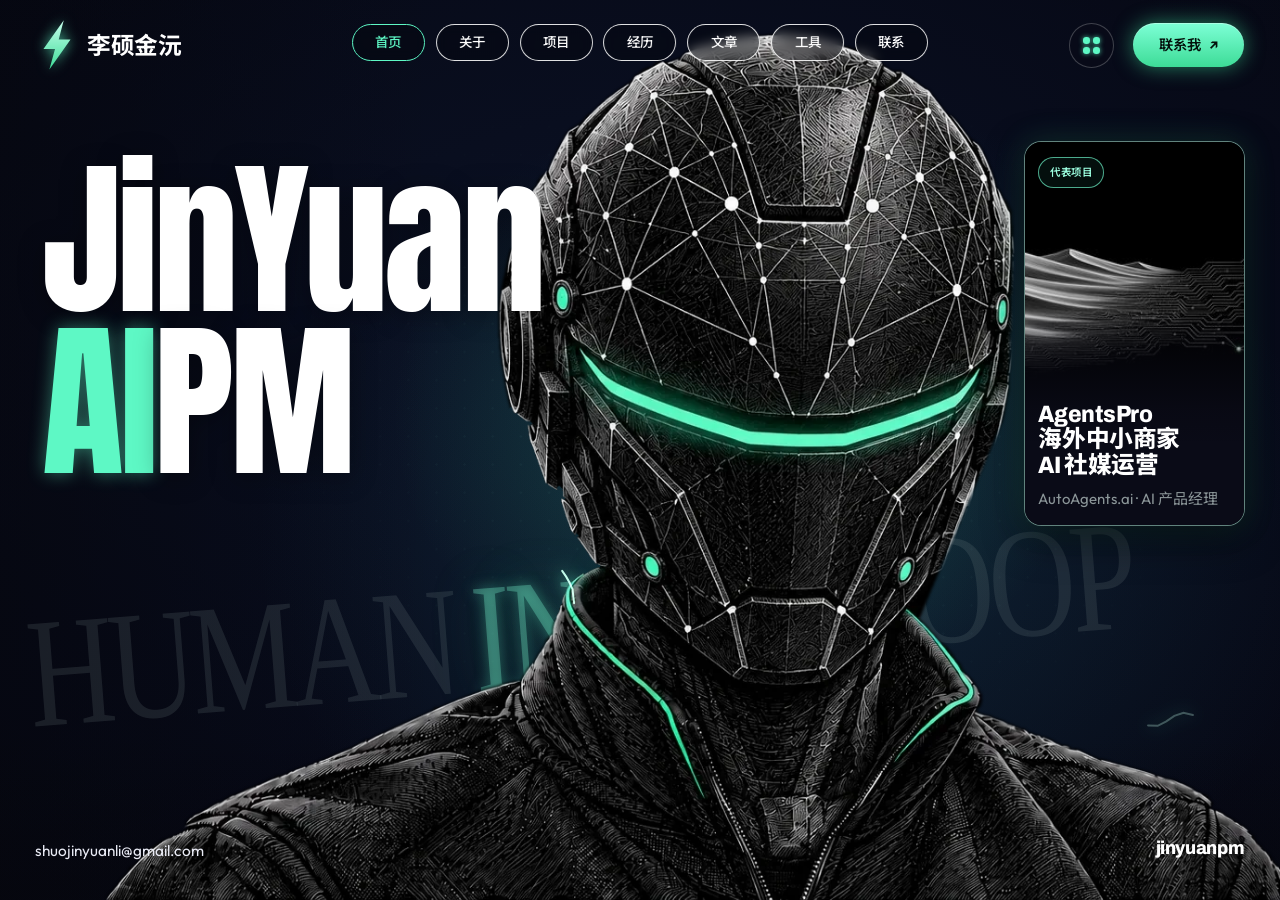
<file: index.html>
<!doctype html>
<html lang="zh-Hans">
<head>
<meta charset="utf-8">
<meta name="viewport" content="width=device-width, initial-scale=1">
<title>JINYUAN｜AI 产品与智能体验</title>
<meta name="description" content="李硕金沅（JINYUAN）｜AI 产品经理。专注于人工智能产品、用户体验与商业化创新，关注 AI 产品设计、智能体、生成式 AI、用户需求与技术落地。">
<meta name="theme-color" content="#05060d">
<meta name="color-scheme" content="dark">
<meta property="og:type" content="website">
<meta property="og:site_name" content="JINYUAN｜AI 产品与智能体验">
<meta property="og:title" content="JINYUAN｜AI 产品与智能体验">
<meta property="og:description" content="李硕金沅（JINYUAN）｜AI 产品经理。专注于人工智能产品、用户体验与商业化创新，关注 AI 产品设计、智能体、生成式 AI、用户需求与技术落地。">
<meta property="og:locale" content="zh_CN">
<!-- For a real deployment make og:image / og:url absolute, e.g. https://your-domain.com/assets/og.jpg -->
<meta property="og:image" content="assets/og.jpg?v=3">
<meta name="twitter:card" content="summary_large_image">
<link rel="icon" href="data:image/svg+xml,%3Csvg xmlns='http://www.w3.org/2000/svg' viewBox='0 0 28 28'%3E%3Crect width='28' height='28' fill='%23000'/%3E%3Crect x='3' y='3' width='10' height='10' fill='%23fff'/%3E%3Cpath d='M15 13V3a10 10 0 0 1 10 10z' fill='none' stroke='%23fff' stroke-width='1.6'/%3E%3Crect x='3.8' y='15.8' width='8.4' height='8.4' fill='none' stroke='%23fff' stroke-width='1.6'/%3E%3Cpath d='M15 25V15h10z' fill='%237fa38f'/%3E%3C/svg%3E">
<link rel="stylesheet" href="css/style.css?v=20">
<script>document.documentElement.classList.add('js')</script>
<link rel="preconnect" href="https://fonts.googleapis.com">
<link rel="preconnect" href="https://fonts.gstatic.com" crossorigin>
<link rel="stylesheet" href="https://fonts.googleapis.com/css2?family=Anton&family=Archivo:wdth,wght@62..125,500..900&family=Outfit:wght@400;500;600;700&family=Permanent+Marker&family=Noto+Sans+SC:wght@500;700;900&display=swap">
<link rel="stylesheet" href="css/reveal.css?v=15">
<link rel="preload" as="image" type="image/webp" href="assets/hero/front.webp?v=8">
<link rel="preload" as="image" type="image/webp" href="assets/hero/back.webp?v=8">
<script type="application/ld+json">{"@context": "https://schema.org", "@type": "Person", "name": "李硕金沅", "alternateName": "JINYUAN", "jobTitle": "AI 产品经理", "description": "李硕金沅（JINYUAN）｜AI 产品经理。专注于人工智能产品、用户体验与商业化创新，关注 AI 产品设计、智能体、生成式 AI、用户需求与技术落地。", "inLanguage": "zh-Hans", "knowsAbout": ["AI 产品管理", "生成式 AI", "AI Agent", "用户体验"], "sameAs": ["https://github.com/Uashodauw"]}</script>
</head>
<body id="top" class="home-reveal">
<a class="skip" href="#main">跳到主要内容</a>
<header class="site-header">
 <div class="wrap"><div class="nav-inner">
  <a class="logo" href="index.html" aria-label="JINYUAN 首页"><svg viewBox="0 0 28 28" fill="none" aria-hidden="true" focusable="false"><rect x="2" y="2" width="11" height="11" fill="currentColor"/><path d="M15 13V2a11 11 0 0 1 11 11z" stroke="currentColor" stroke-width="1.6"/><rect x="2.8" y="15.8" width="9.4" height="9.4" stroke="currentColor" stroke-width="1.6"/><path d="M15 26V15h11z" fill="currentColor"/></svg><span class="wm">JINYUAN</span></a>
  <nav aria-label="主导航"><ul class="nav-links" id="nav-links"><li><a href="index.html" aria-current="page">首页</a></li><li><a href="about.html">关于</a></li><li><a href="projects.html">项目</a></li><li><a href="experience.html">经历</a></li><li><a href="articles.html">文章</a></li><li><a href="tools.html">工具</a></li><li><a href="contact.html">联系</a></li></ul></nav>
  <button class="nav-toggle" type="button" aria-expanded="false" aria-controls="nav-links" aria-label="打开菜单"><span></span></button>
 </div></div>
 <div class="progress" aria-hidden="true"></div>
</header>
<main id="main">
<!-- ===== HERO (draw to reveal) ===== -->
<section class="rv-hero" id="hero" aria-label="李硕金沅 — 划动揭开">
 <div class="rv-bg" aria-hidden="true"></div>
 <div class="rv-shade" aria-hidden="true"></div>
 <div class="rv-bigtag" aria-hidden="true"><span class="w1">HUMAN</span> <span class="glow">IN THE</span> <span class="w-on">LOOP</span></div>
 <div class="rv-tag" aria-hidden="true"><span>HUMAN</span> <span class="glow">IN THE</span> <span class="w-on">LOOP</span></div>
 <canvas id="rv-front" role="img" aria-label="戴着头盔的李硕金沅；划动即可揭开头盔下的真人照片"></canvas>
 <canvas id="rv-sparks" aria-hidden="true"></canvas>
 <div class="rv-header rise">
  <a class="rv-logo" href="index.html" aria-label="李硕金沅 首页"><svg viewBox="0 0 26 40" aria-hidden="true" focusable="false"><defs><linearGradient id="rv-bolt" x1="0" y1="0" x2="0" y2="1"><stop offset="0" stop-color="#c6ffec"/><stop offset="1" stop-color="#3ddc97"/></linearGradient></defs><path d="M18.5 0 2 23.2h9.4L6.8 40 24 15.6h-9.6L18.5 0Z" fill="url(#rv-bolt)"/></svg><span>李硕金沅</span></a>
  <nav class="rv-nav" aria-label="首屏导航"><a href="index.html" aria-current="page">首页</a><a href="about.html">关于</a><a href="projects.html">项目</a><a href="experience.html">经历</a><a href="articles.html">文章</a><a href="tools.html">工具</a><a href="contact.html">联系</a></nav>
  <div class="rv-actions">
   <button class="rv-menu-btn" type="button" aria-label="打开菜单" aria-controls="rv-menu" aria-expanded="false"><i aria-hidden="true"><b></b><b></b><b></b><b></b></i></button>
   <a class="rv-cta" href="contact.html"><span>联系我</span><span class="lbl-long" aria-hidden="true">↗</span></a>
  </div>
 </div>
 <div class="rv-copy">
  <h1 class="rv-h1 rise" id="hero-title" aria-label="JinYuan AIPM — 李硕金沅 · AI 产品经理"><span class="l1" aria-hidden="true">JinYuan</span><span class="l2" aria-hidden="true"><b>AI</b>PM</span></h1>
 </div>
 <a class="rv-card rise" href="project-agents-pro.html">
  <img src="assets/cover-dunes-wide.jpg" srcset="assets/cover-dunes-wide-sm.jpg 480w, assets/cover-dunes-wide.jpg 960w" sizes="(max-width:820px) 36vw, 18vw" alt="" width="960" height="540" decoding="async">
  <span class="rv-badge">代表项目</span>
  <div class="rv-card-body"><h3 class="h-zz"><span class="nb" style="text-transform:none">AgentsPro</span> <span class="nb">海外中小商家</span> <span class="nb">AI 社媒运营</span></h3><p>AutoAgents.ai · AI 产品经理</p></div>
 </a>
 <p class="rv-foot-l rise">shuojinyuanli@gmail.com</p>
 <p class="rv-foot-r rise">jinyuanpm</p>
 <div class="rv-loader" aria-hidden="true"><i></i></div>
</section>

</main>
<div class="rv-menu" id="rv-menu" aria-hidden="true" role="dialog" aria-label="菜单">
 <button class="rv-menu-close" type="button" aria-label="关闭菜单">✕</button>
 <a href="index.html" aria-current="page">首页</a><a href="about.html">关于</a><a href="projects.html">项目</a><a href="experience.html">经历</a><a href="articles.html">文章</a><a href="tools.html">工具</a><a href="contact.html">联系</a>
</div>
<script src="js/main.js?v=8" defer></script>
<script src="js/router.js?v=2" defer></script>
<script src="js/cursor.js?v=1" defer></script>
<script src="js/reveal-hero.js?v=10" defer></script>
</body>
</html>
</file>
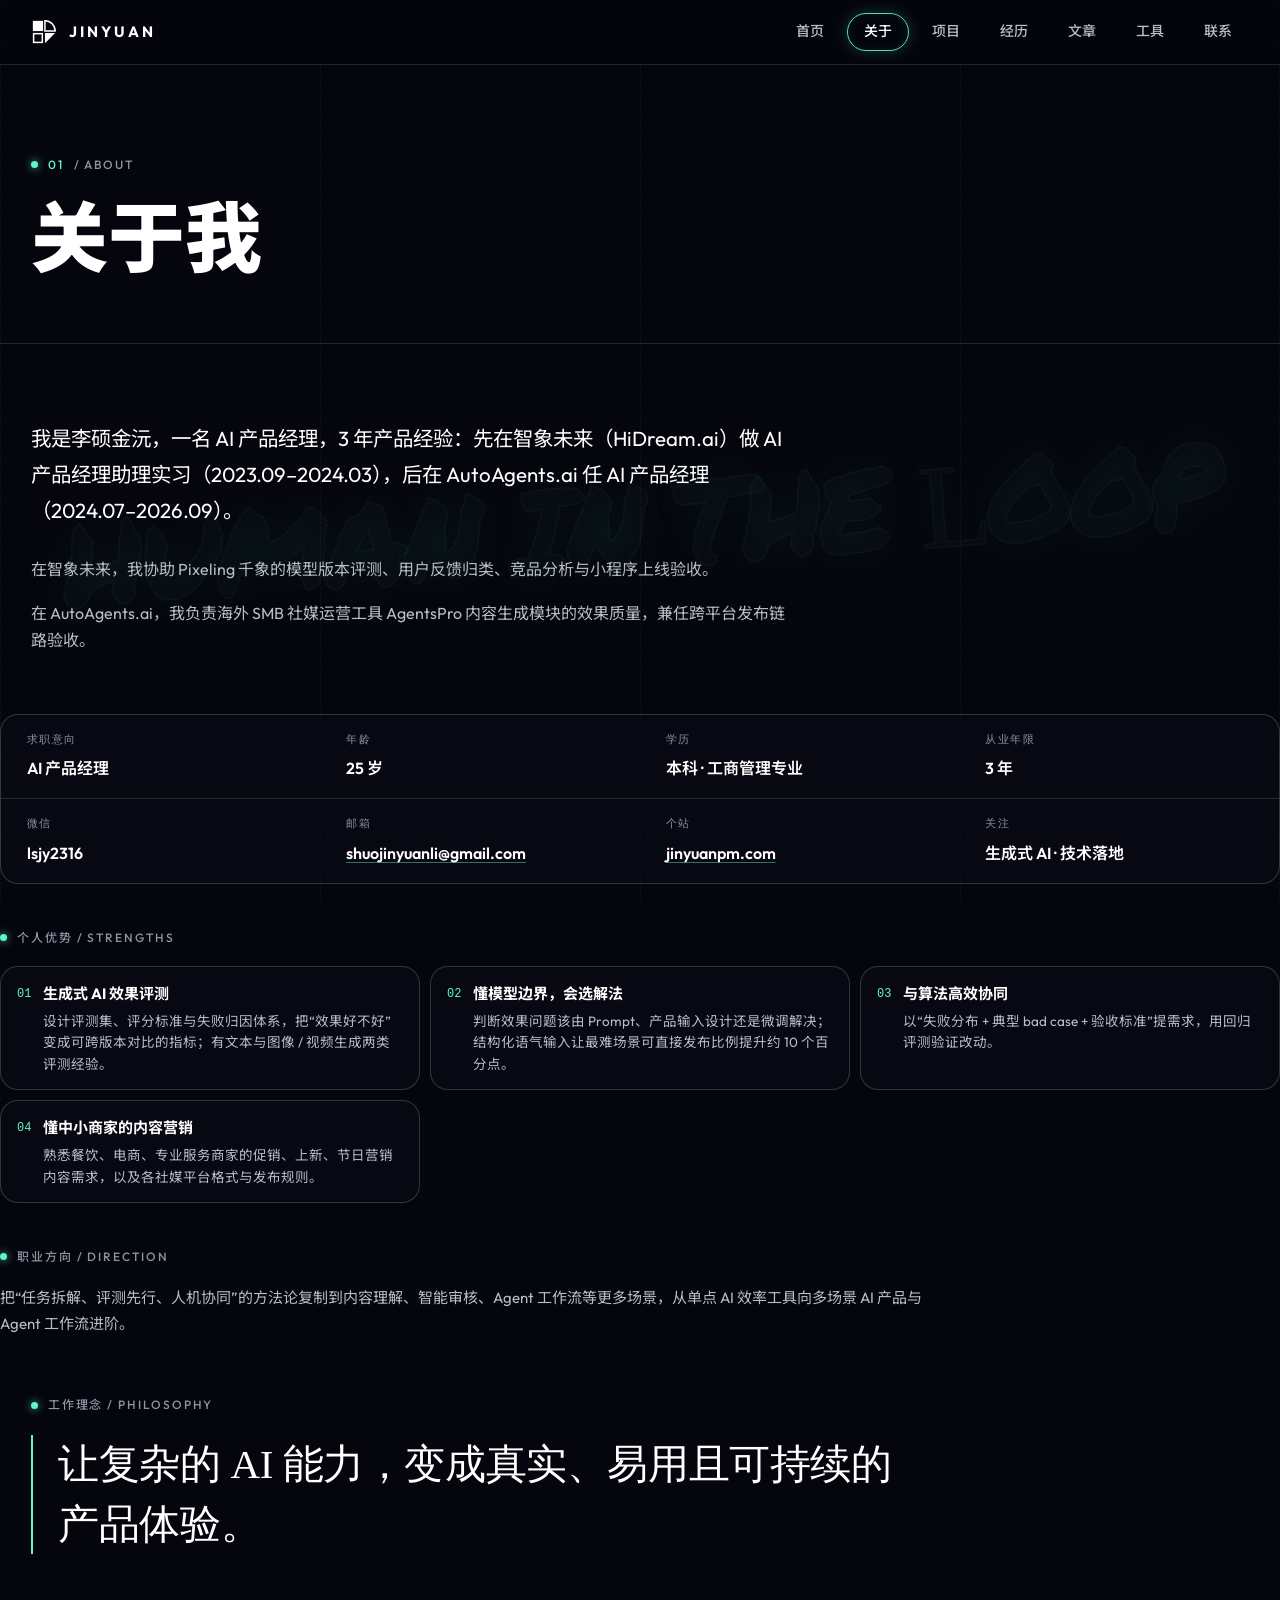
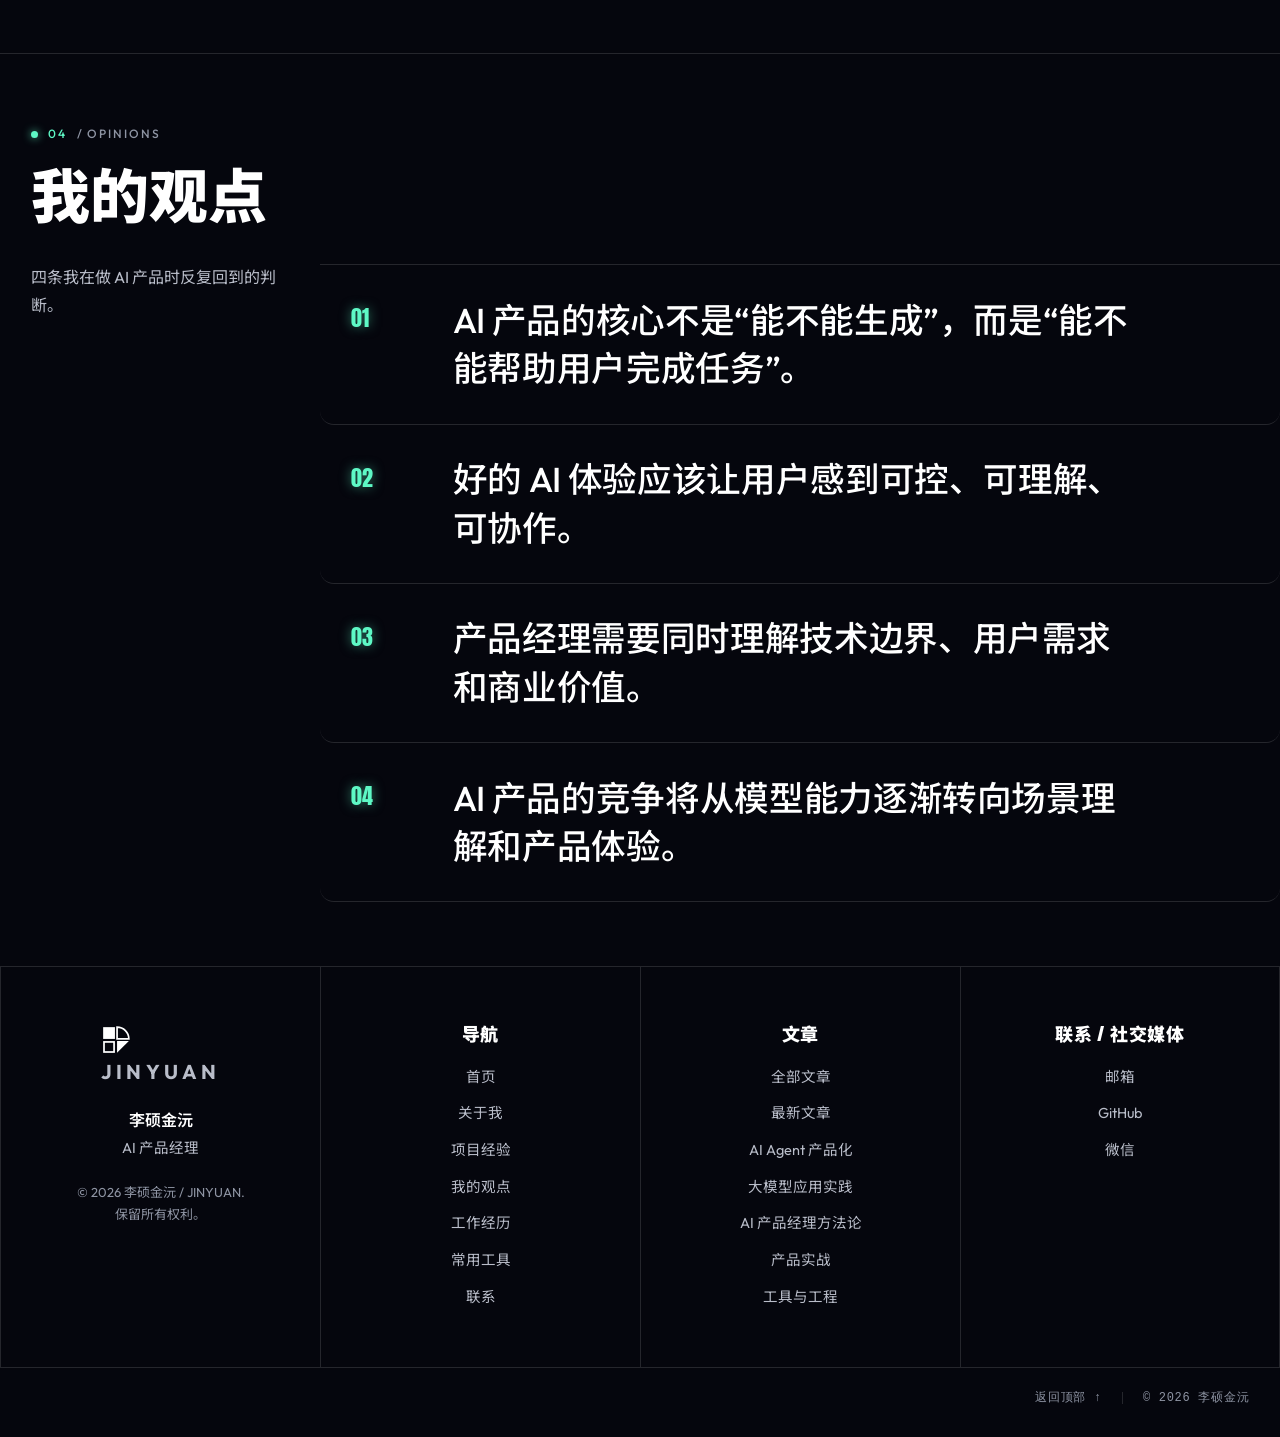
<file: about.html>
<!doctype html>
<html lang="zh-Hans">
<head>
<meta charset="utf-8">
<meta name="viewport" content="width=device-width, initial-scale=1">
<title>关于我｜JINYUAN｜AI 产品与智能体验</title>
<meta name="description" content="李硕金沅（JINYUAN）｜AI 产品经理，3 年产品经验（智象未来 AIGC 实习 → AutoAgents.ai AgentsPro）。关于我、个人优势、工作理念与我的观点。">
<meta name="theme-color" content="#05060d">
<meta name="color-scheme" content="dark">
<meta property="og:type" content="website">
<meta property="og:site_name" content="JINYUAN｜AI 产品与智能体验">
<meta property="og:title" content="关于我｜JINYUAN｜AI 产品与智能体验">
<meta property="og:description" content="李硕金沅（JINYUAN）｜AI 产品经理，3 年产品经验（智象未来 AIGC 实习 → AutoAgents.ai AgentsPro）。关于我、个人优势、工作理念与我的观点。">
<meta property="og:locale" content="zh_CN">
<!-- For a real deployment make og:image / og:url absolute, e.g. https://your-domain.com/assets/og.jpg -->
<meta property="og:image" content="assets/og.jpg">
<meta name="twitter:card" content="summary_large_image">
<link rel="icon" href="data:image/svg+xml,%3Csvg xmlns='http://www.w3.org/2000/svg' viewBox='0 0 28 28'%3E%3Crect width='28' height='28' fill='%23000'/%3E%3Crect x='3' y='3' width='10' height='10' fill='%23fff'/%3E%3Cpath d='M15 13V3a10 10 0 0 1 10 10z' fill='none' stroke='%23fff' stroke-width='1.6'/%3E%3Crect x='3.8' y='15.8' width='8.4' height='8.4' fill='none' stroke='%23fff' stroke-width='1.6'/%3E%3Cpath d='M15 25V15h10z' fill='%237fa38f'/%3E%3C/svg%3E">
<link rel="preconnect" href="https://fonts.googleapis.com">
<link rel="preconnect" href="https://fonts.gstatic.com" crossorigin>
<link rel="stylesheet" href="https://fonts.googleapis.com/css2?family=Anton&family=Outfit:wght@400;500;600;700&family=Noto+Sans+SC:wght@500;700;900&display=swap">
<link rel="stylesheet" href="css/style.css?v=20">
<script>document.documentElement.classList.add('js')</script>
<script type="application/ld+json">{"@context": "https://schema.org", "@type": "Person", "name": "李硕金沅", "alternateName": "JINYUAN", "jobTitle": "AI 产品经理", "description": "李硕金沅（JINYUAN）｜AI 产品经理。专注于人工智能产品、用户体验与商业化创新，关注 AI 产品设计、智能体、生成式 AI、用户需求与技术落地。", "inLanguage": "zh-Hans", "knowsAbout": ["AI 产品管理", "生成式 AI", "AI Agent", "用户体验"], "sameAs": ["https://github.com/Uashodauw"]}</script>
</head>
<body id="top">
<a class="skip" href="#main">跳到主要内容</a>
<div class="guides" aria-hidden="true"><div><span></span><span></span><span></span><span></span></div></div>
<header class="site-header">
 <div class="wrap"><div class="nav-inner">
  <a class="logo" href="index.html" aria-label="JINYUAN 首页"><svg viewBox="0 0 28 28" fill="none" aria-hidden="true" focusable="false"><rect x="2" y="2" width="11" height="11" fill="currentColor"/><path d="M15 13V2a11 11 0 0 1 11 11z" stroke="currentColor" stroke-width="1.6"/><rect x="2.8" y="15.8" width="9.4" height="9.4" stroke="currentColor" stroke-width="1.6"/><path d="M15 26V15h11z" fill="currentColor"/></svg><span class="wm">JINYUAN</span></a>
  <nav aria-label="主导航"><ul class="nav-links" id="nav-links"><li><a href="index.html">首页</a></li><li><a href="about.html" aria-current="page">关于</a></li><li><a href="projects.html">项目</a></li><li><a href="experience.html">经历</a></li><li><a href="articles.html">文章</a></li><li><a href="tools.html">工具</a></li><li><a href="contact.html">联系</a></li></ul></nav>
  <button class="nav-toggle" type="button" aria-expanded="false" aria-controls="nav-links" aria-label="打开菜单"><span></span></button>
 </div></div>
 <div class="progress" aria-hidden="true"></div>
</header>
<main id="main">
 <section class="page-head" aria-labelledby="page-t"><div class="wrap"><div class="cell">
  <p class="label"><b>01</b> / ABOUT</p><h1 id="page-t">关于我</h1></div></div></section>
<section class="sec" style="border-top:0" id="about" aria-labelledby="about-t">
 <div class="wrap">
  <div class="about-grid">
   <div class="about-text cell reveal">
    <p class="lead">我是李硕金沅，一名 AI 产品经理，3 年产品经验：先在智象未来（HiDream.ai）做 AI 产品经理助理实习（2023.09–2024.03），后在 AutoAgents.ai 任 AI 产品经理（2024.07–2026.09）。</p>
    <p class="muted">在智象未来，我协助 Pixeling 千象的模型版本评测、用户反馈归类、竞品分析与小程序上线验收。</p>
    <p class="muted">在 AutoAgents.ai，我负责海外 SMB 社媒运营工具 AgentsPro 内容生成模块的效果质量，兼任跨平台发布链路验收。</p>
   </div>
   <dl class="facts facts-8 reveal" style="margin:0">
    <div><dt>求职意向</dt><dd>AI 产品经理</dd></div><div><dt>年龄</dt><dd>25 岁</dd></div><div><dt>学历</dt><dd>本科 · 工商管理专业</dd></div><div><dt>从业年限</dt><dd>3 年</dd></div><div><dt>微信</dt><dd>lsjy2316</dd></div><div><dt>邮箱</dt><dd><a href="mailto:shuojinyuanli@gmail.com">shuojinyuanli@gmail.com</a></dd></div><div><dt>个站</dt><dd><a href="index.html">jinyuanpm.com</a></dd></div><div><dt>关注</dt><dd>生成式 AI · 技术落地</dd></div>
   </dl>
   <div class="strengths-wrap reveal"><p class="label">个人优势 / STRENGTHS</p><ul class="strengths" aria-label="个人优势"><li><span class="n">01</span><div><b>生成式 AI 效果评测</b><p>设计评测集、评分标准与失败归因体系，把“效果好不好”变成可跨版本对比的指标；有文本与图像 / 视频生成两类评测经验。</p></div></li><li><span class="n">02</span><div><b>懂模型边界，会选解法</b><p>判断效果问题该由 Prompt、产品输入设计还是微调解决；结构化语气输入让最难场景可直接发布比例提升约 10 个百分点。</p></div></li><li><span class="n">03</span><div><b>与算法高效协同</b><p>以“失败分布 + 典型 bad case + 验收标准”提需求，用回归评测验证改动。</p></div></li><li><span class="n">04</span><div><b>懂中小商家的内容营销</b><p>熟悉餐饮、电商、专业服务商家的促销、上新、节日营销内容需求，以及各社媒平台格式与发布规则。</p></div></li></ul></div>
   <div class="direction reveal"><p class="label">职业方向 / DIRECTION</p><p>把“任务拆解、评测先行、人机协同”的方法论复制到内容理解、智能审核、Agent 工作流等更多场景，从单点 AI 效率工具向多场景 AI 产品与 Agent 工作流进阶。</p></div>
   <div class="philosophy reveal"><p class="label">工作理念 / PHILOSOPHY</p><blockquote><p>让复杂的 AI 能力，变成真实、易用且可持续的产品体验。</p></blockquote></div>
  </div>
 </div>
</section>
<section class="sec" id="opinions" aria-labelledby="opinions-t">
 <div class="wrap">
  <div class="sec-head"><div class="cell reveal"><p class="label"><b>04</b> / OPINIONS</p><h2><span id="opinions-t">我的观点</span></h2></div></div>
  <div class="op-grid">
   <div class="op-side reveal"><p class="muted">四条我在做 AI 产品时反复回到的判断。</p></div>
   <ol class="op-list"><li class="op reveal"><span class="no">01</span><p>AI 产品的核心不是“能不能生成”，而是“能不能帮助用户完成任务”。</p></li><li class="op reveal"><span class="no">02</span><p>好的 AI 体验应该让用户感到可控、可理解、可协作。</p></li><li class="op reveal"><span class="no">03</span><p>产品经理需要同时理解技术边界、用户需求和商业价值。</p></li><li class="op reveal"><span class="no">04</span><p>AI 产品的竞争将从模型能力逐渐转向场景理解和产品体验。</p></li></ol>
  </div>
 </div>
</section>
</main>
<footer class="site-footer">
 <div class="wrap">
  <div class="foot-cols">
   <div class="fcol">
    <a class="logo" href="index.html" aria-label="JINYUAN 首页"><svg viewBox="0 0 28 28" fill="none" aria-hidden="true" focusable="false"><rect x="2" y="2" width="11" height="11" fill="currentColor"/><path d="M15 13V2a11 11 0 0 1 11 11z" stroke="currentColor" stroke-width="1.6"/><rect x="2.8" y="15.8" width="9.4" height="9.4" stroke="currentColor" stroke-width="1.6"/><path d="M15 26V15h11z" fill="currentColor"/></svg><span class="wm">JINYUAN</span></a>
    <p class="name">李硕金沅</p>
    <p class="tagline">AI 产品经理</p>
    <p class="copy-r">© <span id="year">2026</span> 李硕金沅 / JINYUAN.<br>保留所有权利。</p>
   </div>
   <nav class="fcol" aria-label="站点导航"><h2>导航</h2><ul>
    <li><a href="index.html">首页</a></li><li><a href="about.html">关于我</a></li><li><a href="projects.html">项目经验</a></li>
    <li><a href="about.html#opinions">我的观点</a></li><li><a href="experience.html">工作经历</a></li><li><a href="tools.html">常用工具</a></li><li><a href="contact.html">联系</a></li></ul></nav>
   <nav class="fcol" aria-label="文章链接"><h2>文章</h2><ul>
    <li><a href="articles.html">全部文章</a></li><li><a href="article.html?slug=gemini-4-argon-multimodal-review">最新文章</a></li>
    <li><a href="articles.html?cat=AI%20Agent%20%E4%BA%A7%E5%93%81%E5%8C%96">AI Agent 产品化</a></li><li><a href="articles.html?cat=%E5%A4%A7%E6%A8%A1%E5%9E%8B%E5%BA%94%E7%94%A8%E5%AE%9E%E8%B7%B5">大模型应用实践</a></li><li><a href="articles.html?cat=AI%20%E4%BA%A7%E5%93%81%E7%BB%8F%E7%90%86%E6%96%B9%E6%B3%95%E8%AE%BA">AI 产品经理方法论</a></li><li><a href="articles.html?cat=%E4%BA%A7%E5%93%81%E5%AE%9E%E6%88%98">产品实战</a></li><li><a href="articles.html?cat=%E5%B7%A5%E5%85%B7%E4%B8%8E%E5%B7%A5%E7%A8%8B">工具与工程</a></li></ul></nav>
   <nav class="fcol" aria-label="联系与社交媒体"><h2>联系 / 社交媒体</h2><ul>
    <li><a href="mailto:shuojinyuanli@gmail.com">邮箱</a></li><li><a href="https://github.com/Uashodauw" target="_blank" rel="noopener noreferrer">GitHub</a></li>
    <li><a href="contact.html#wechat">微信</a></li></ul></nav>
  </div>
  <div class="foot-art">
   <picture><source type="image/webp" srcset="assets/footer-art.webp"><img src="assets/footer-art.jpg" alt="黑白蚀刻版画风格的沙漠沙丘与远处高原，右侧渐隐入黑色背景" width="660" height="590" loading="lazy" decoding="async"></picture>
   <div class="foot-bar"><a href="#top">返回顶部 ↑</a><span class="sep"></span><span>© 2026 李硕金沅</span></div>
  </div>
 </div>
</footer>
<script src="js/main.js?v=8" defer></script>
<script src="js/router.js?v=2" defer></script>
<script src="js/cursor.js?v=1" defer></script>
</body>
</html>
</file>
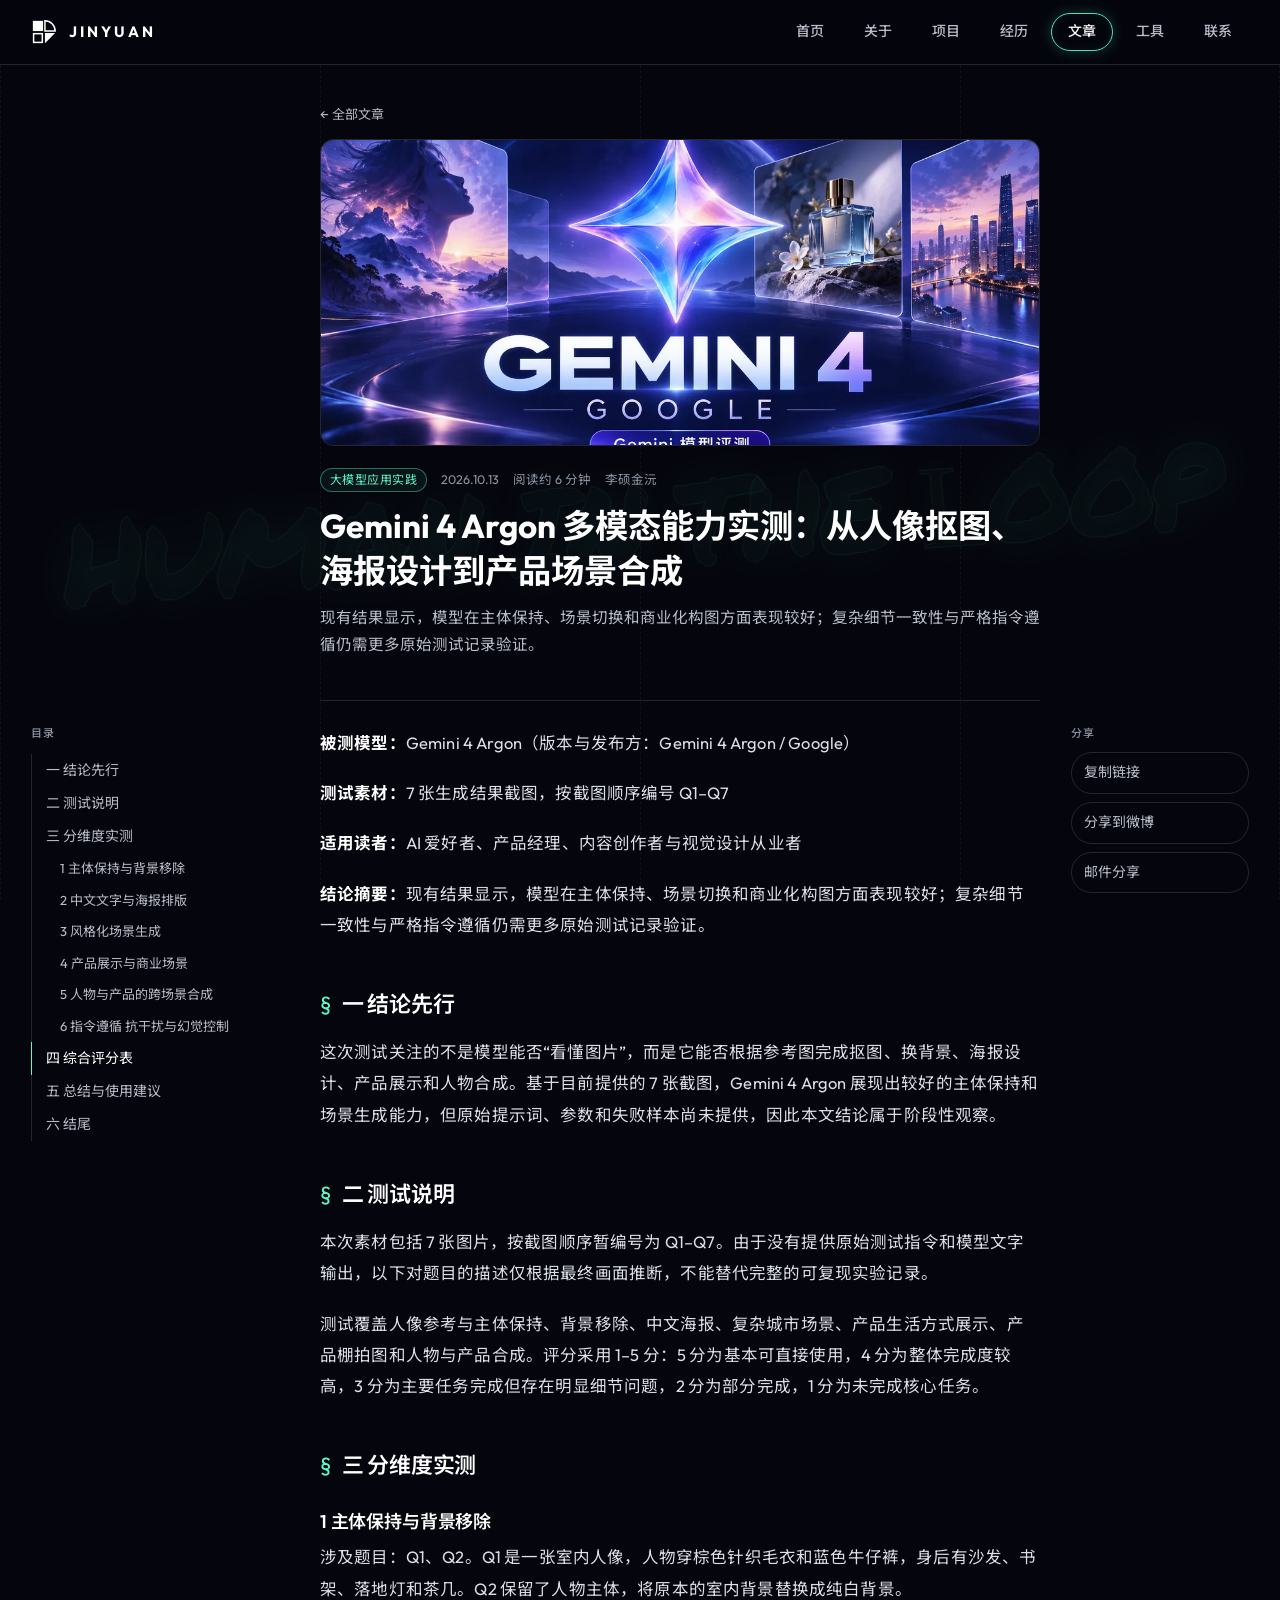
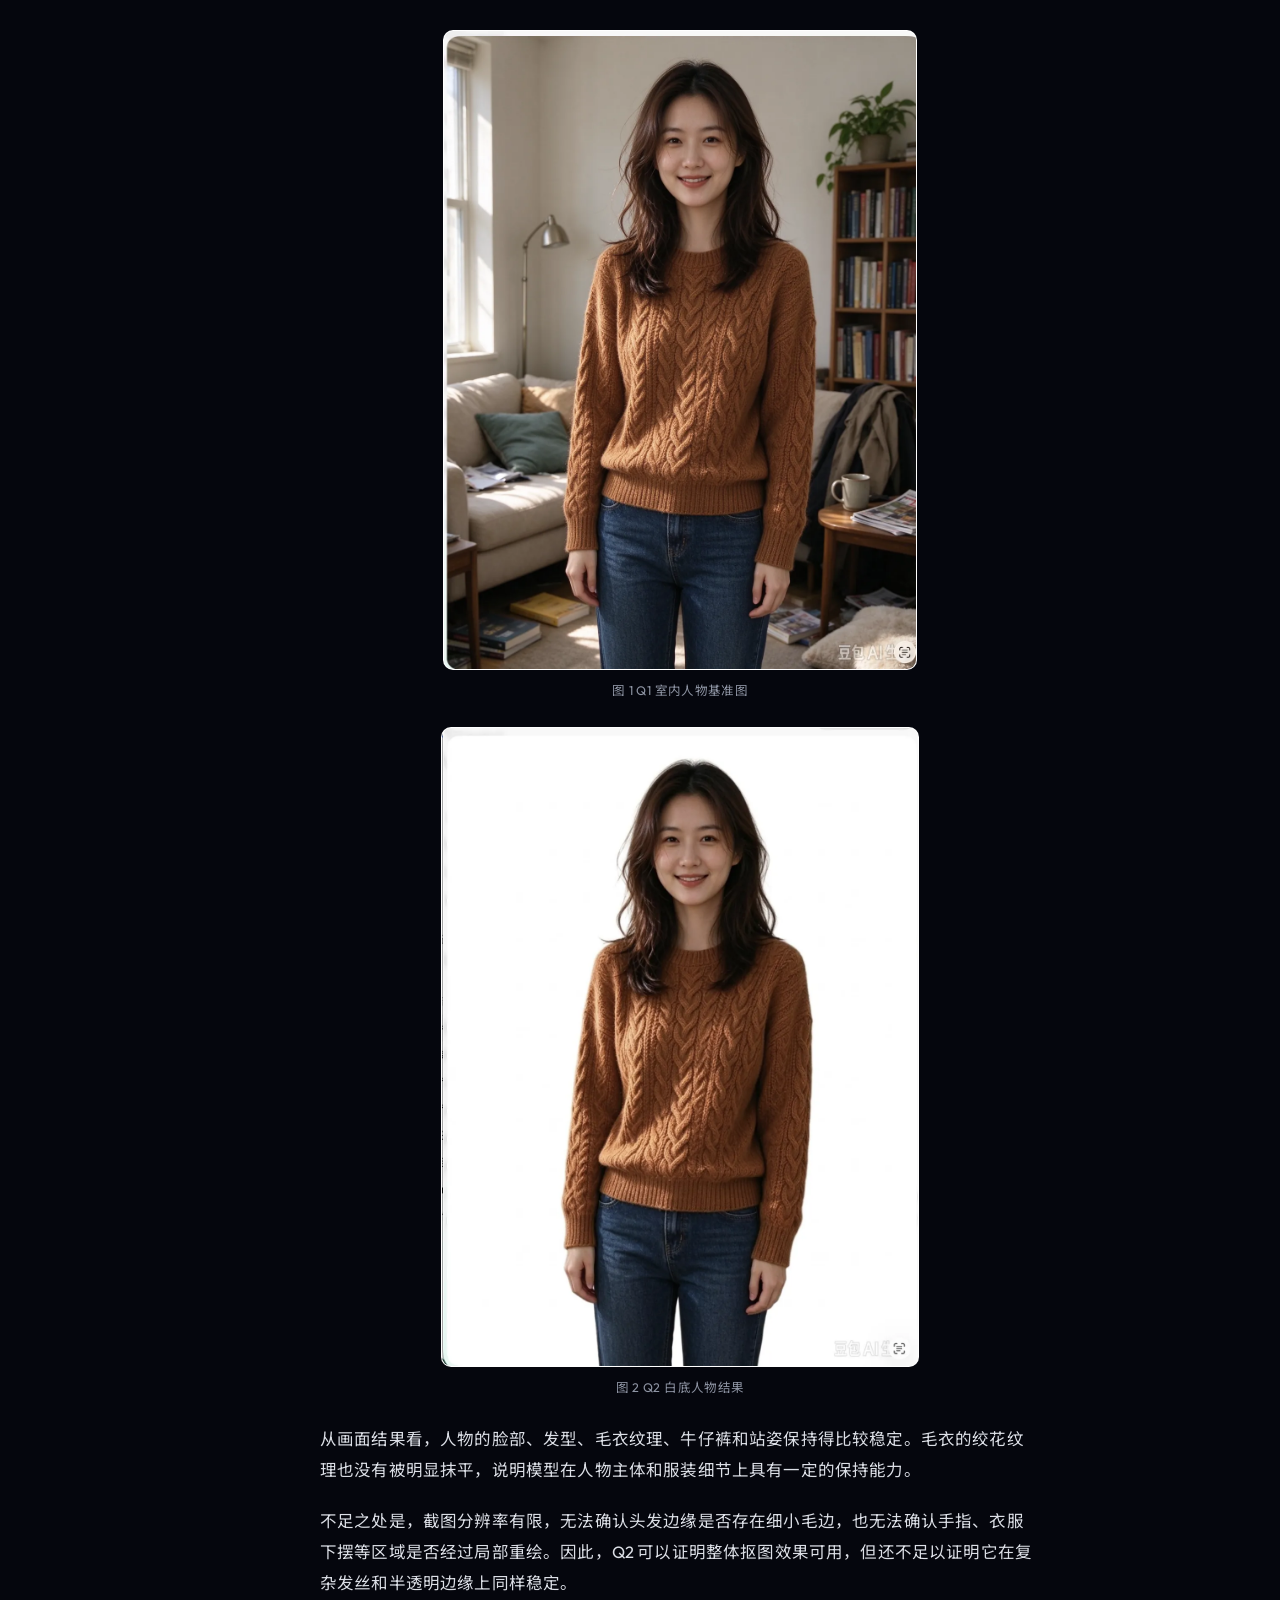
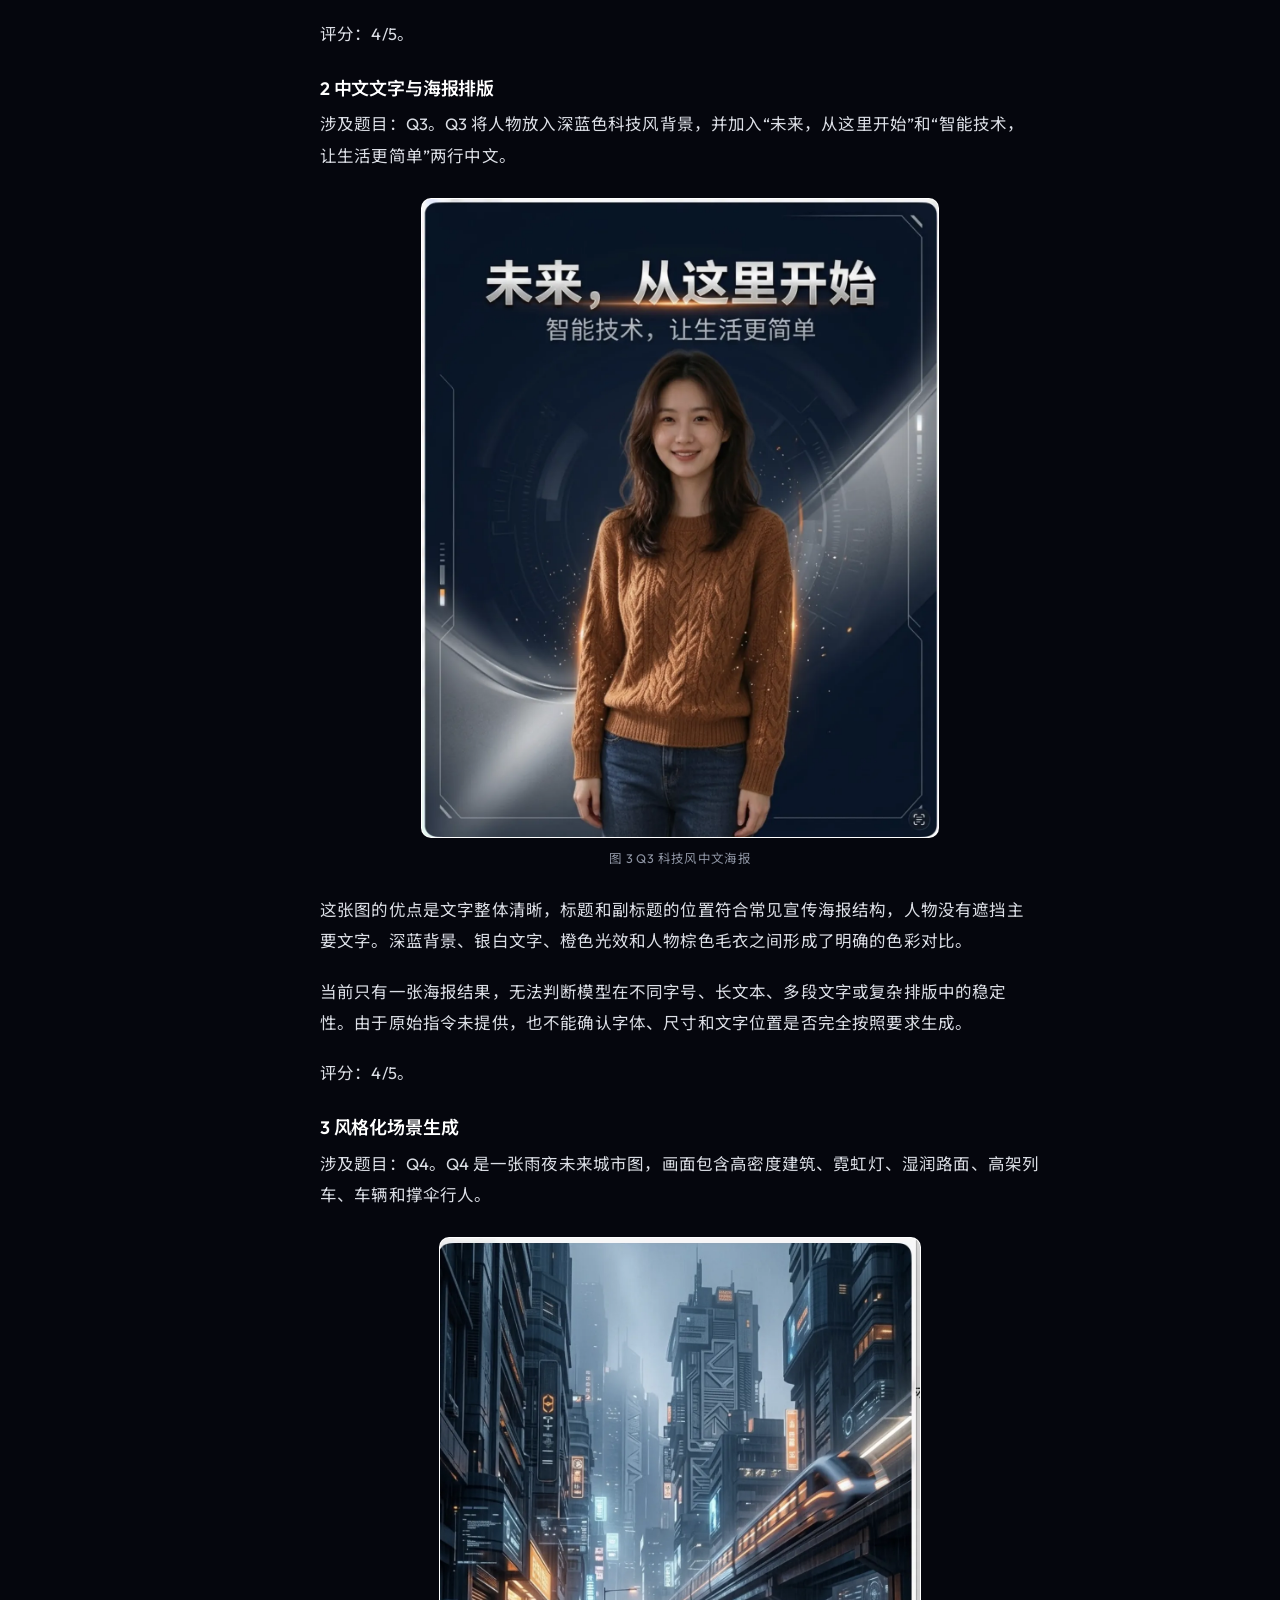
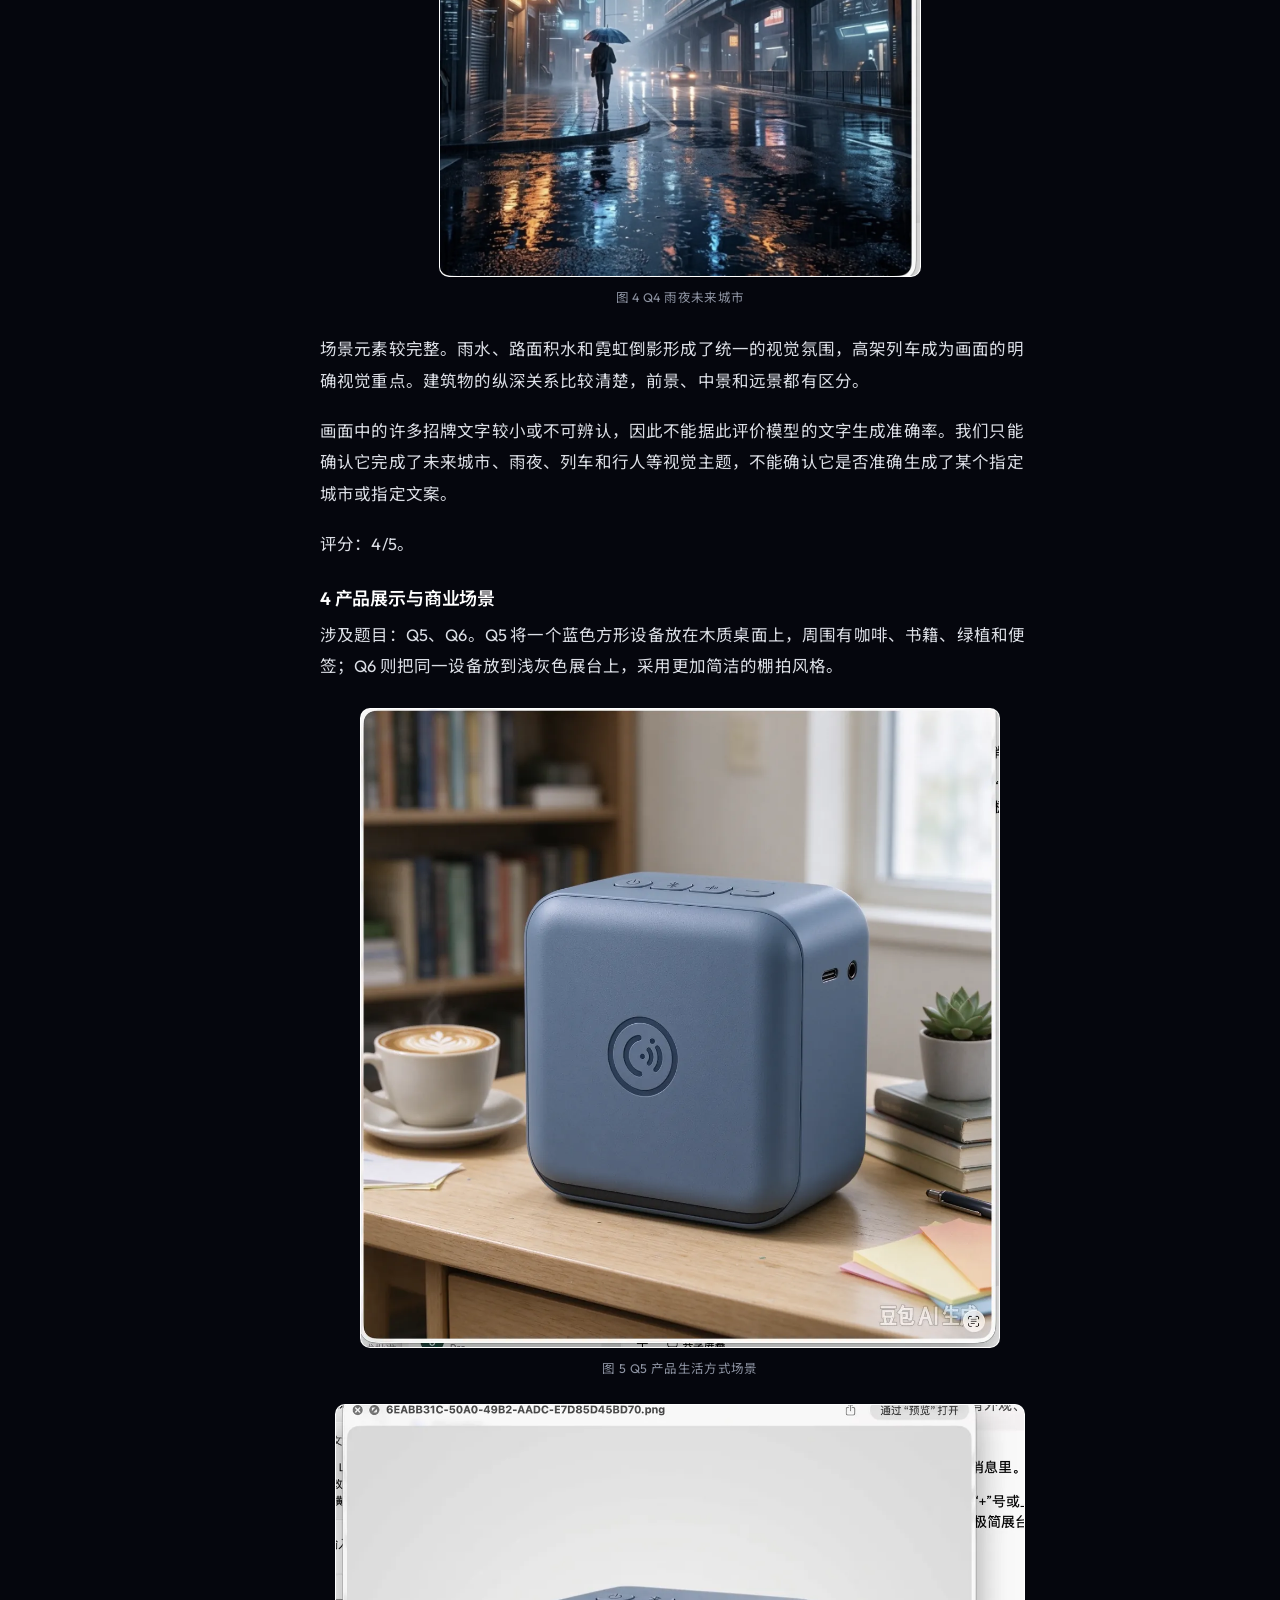
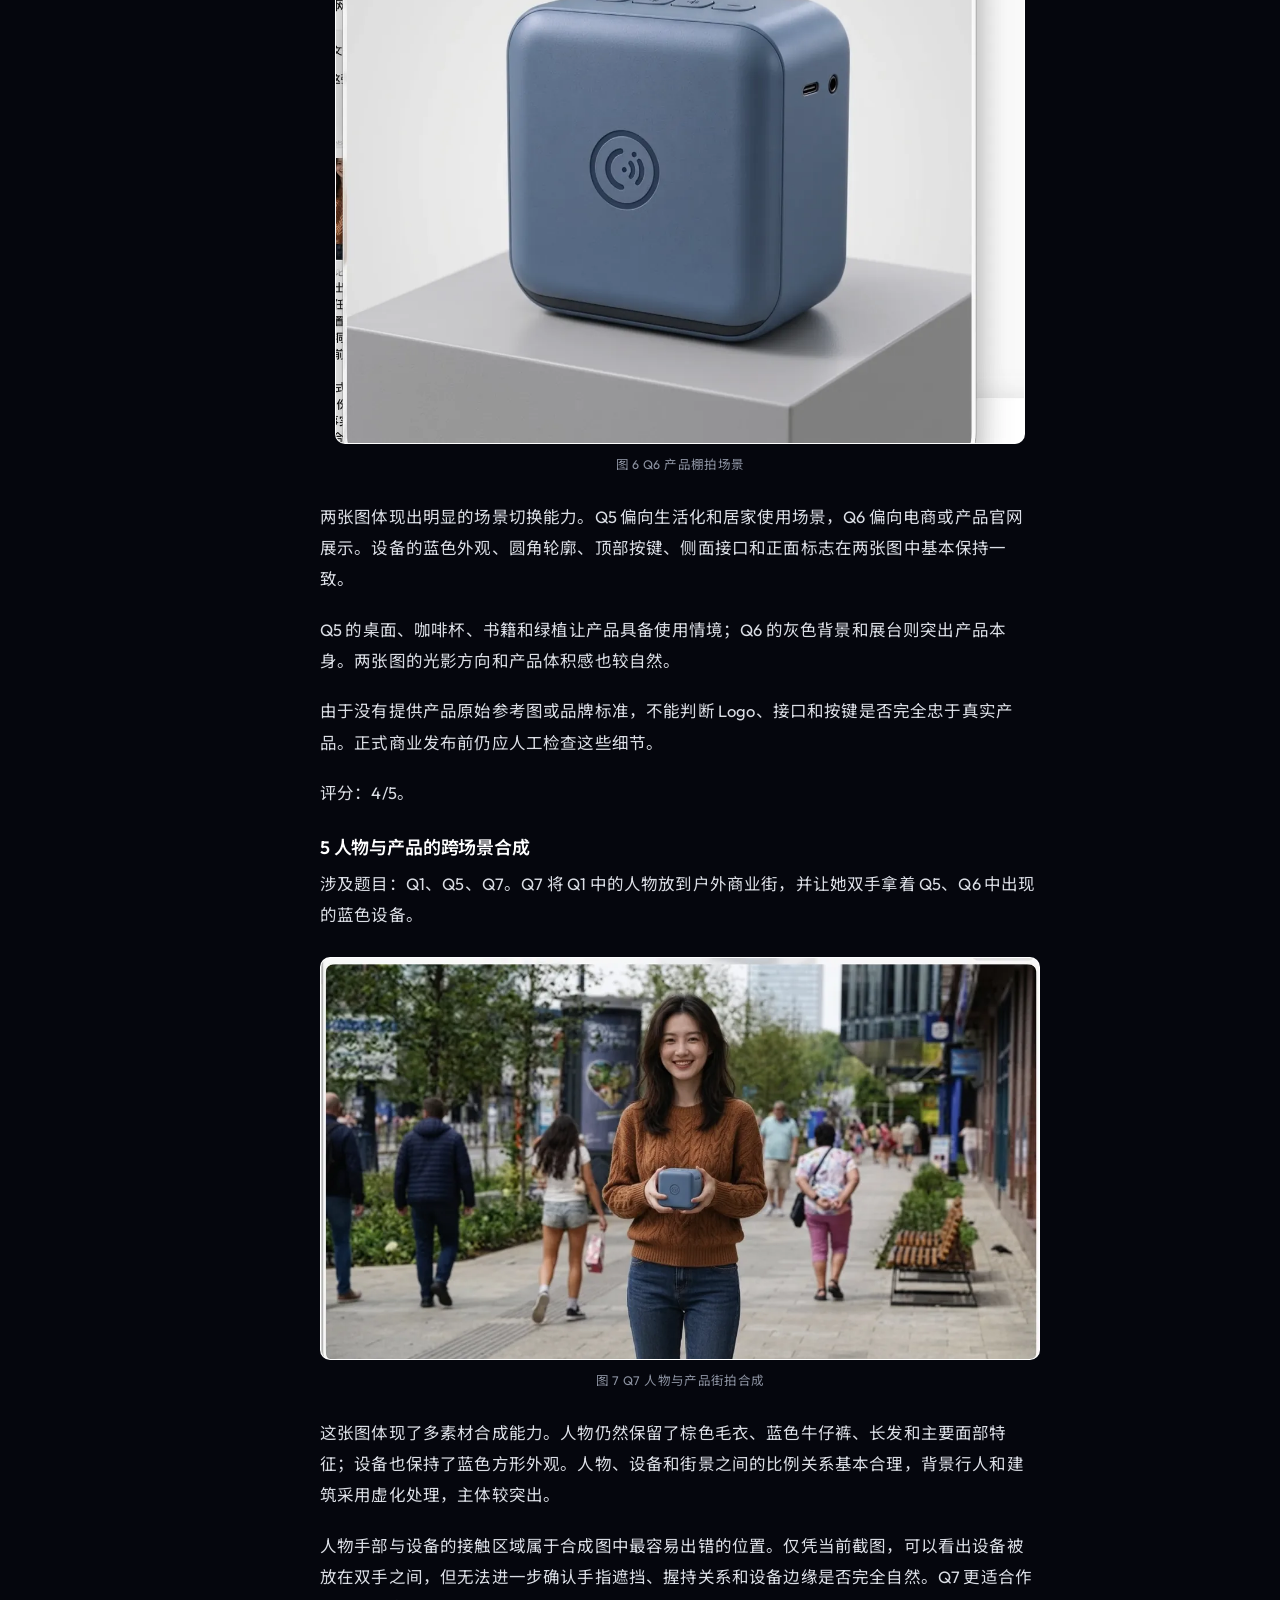
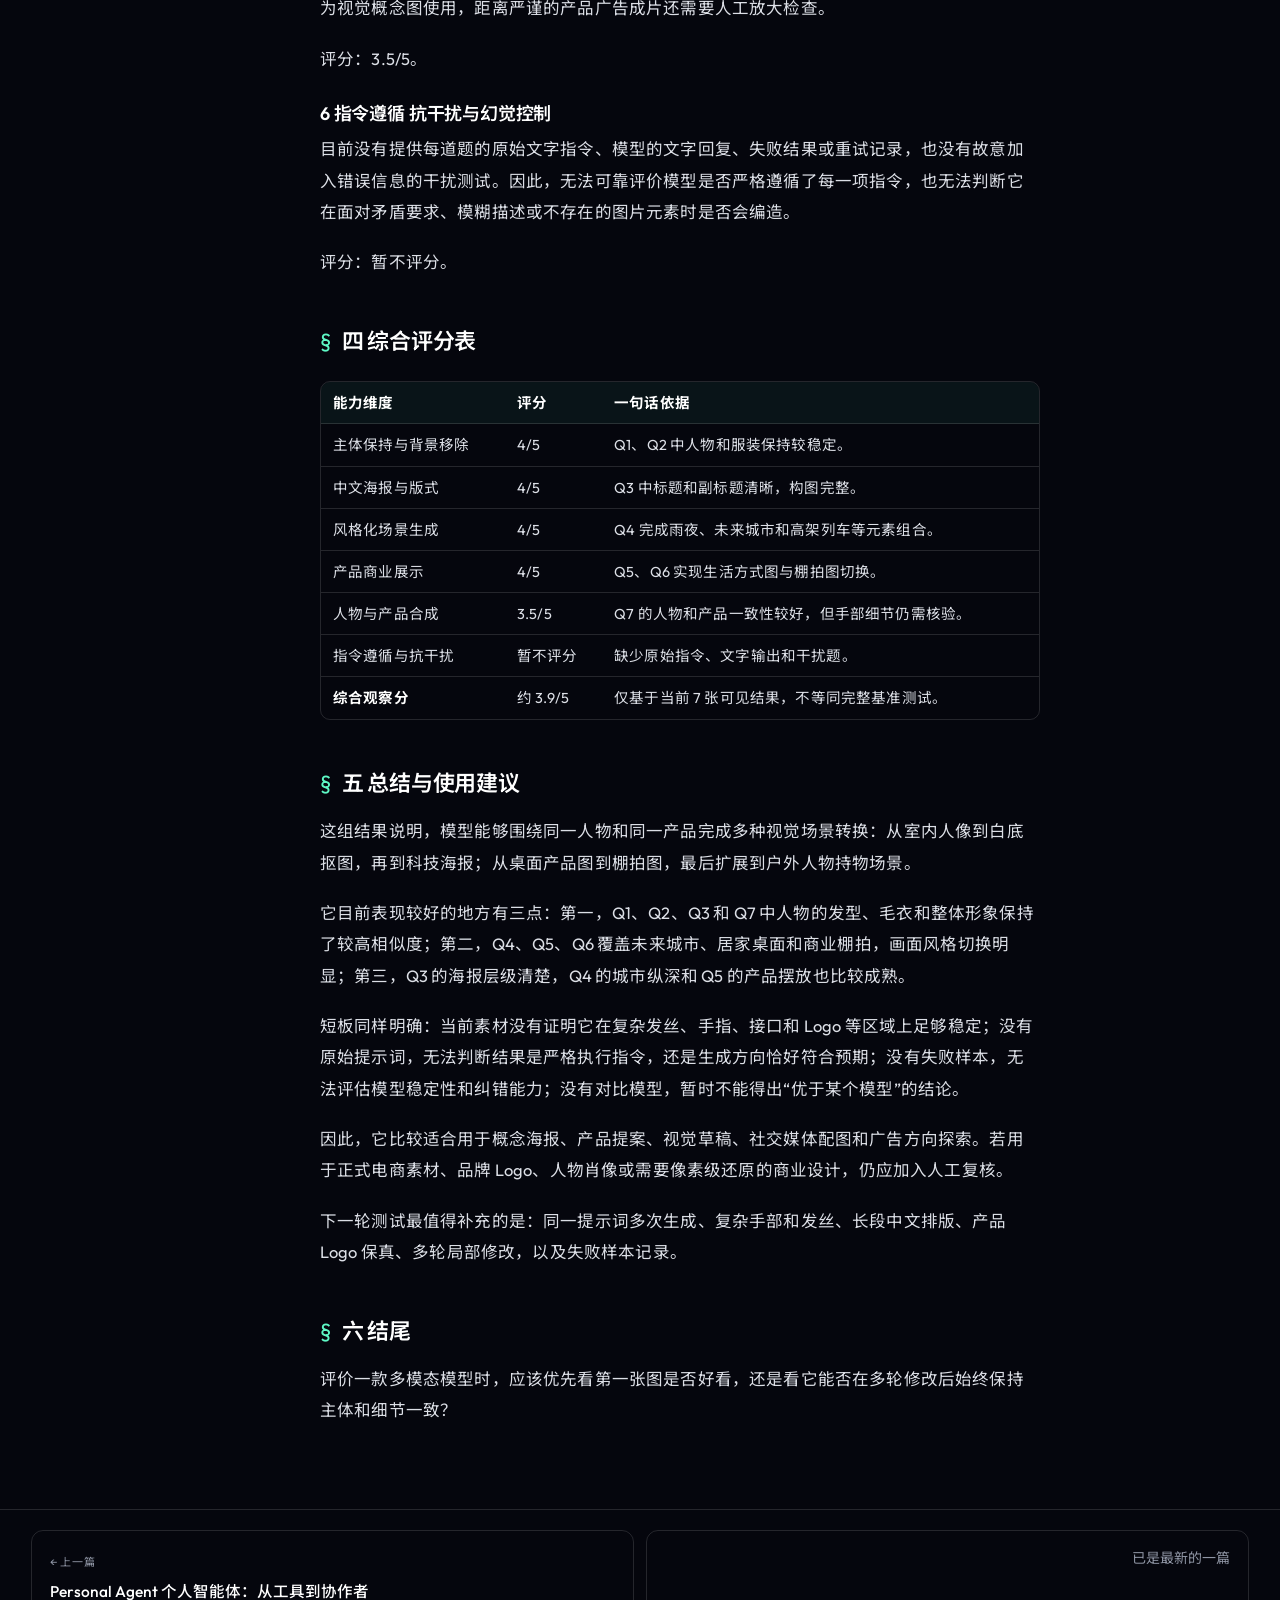
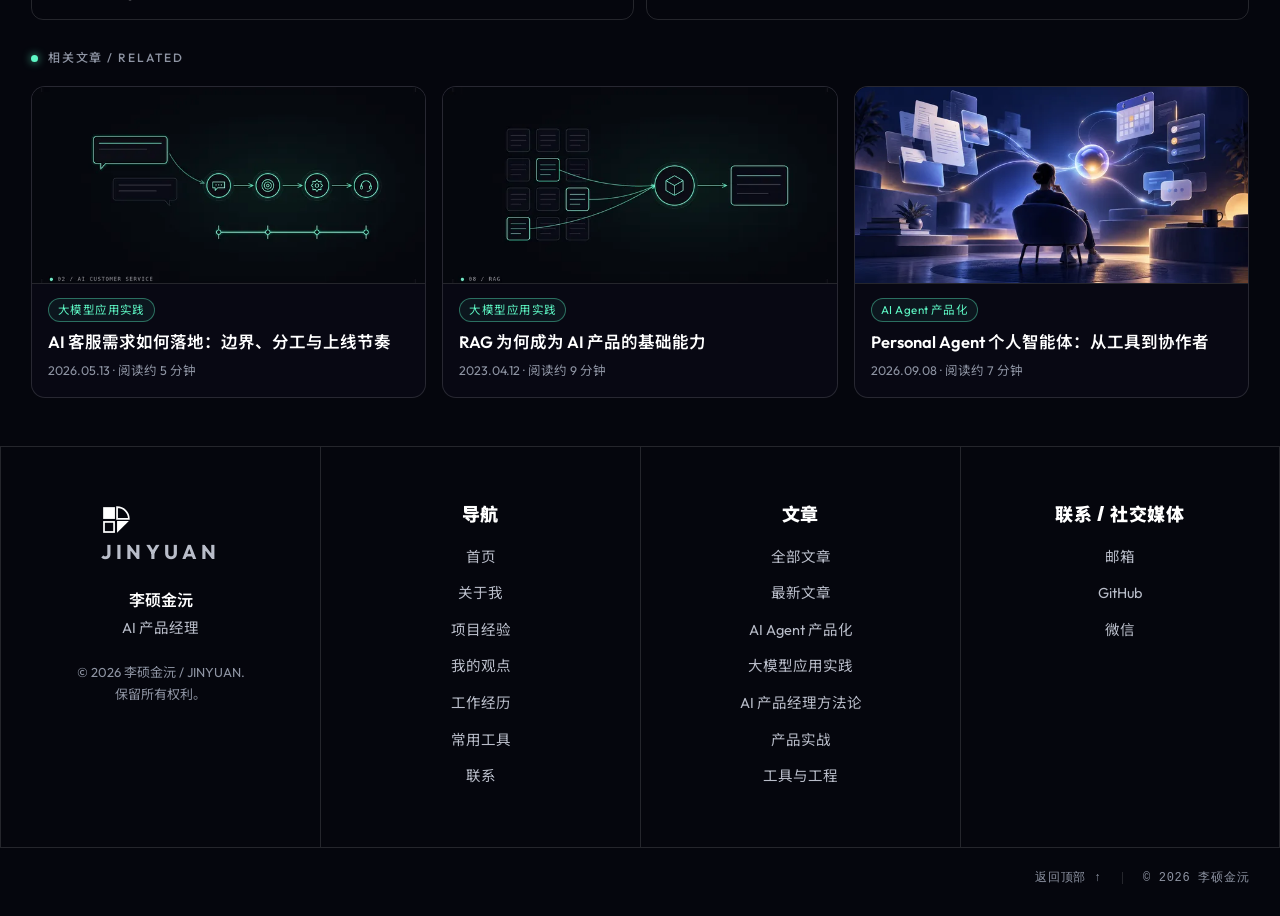
<file: article.html>
<!doctype html>
<html lang="zh-Hans">
<head>
<meta charset="utf-8">
<meta name="viewport" content="width=device-width, initial-scale=1">
<title>文章｜JINYUAN｜AI 产品与智能体验</title>
<meta name="description" content="文章详情">
<meta name="theme-color" content="#05060d">
<meta name="color-scheme" content="dark">
<meta property="og:type" content="article">
<meta property="og:site_name" content="JINYUAN｜AI 产品与智能体验">
<meta property="og:title" content="文章｜JINYUAN｜AI 产品与智能体验">
<meta property="og:description" content="文章详情">
<meta property="og:locale" content="zh_CN">
<!-- For a real deployment make og:image / og:url absolute, e.g. https://your-domain.com/assets/og.jpg -->
<meta property="og:image" content="assets/og.jpg">
<meta name="twitter:card" content="summary_large_image">
<link rel="icon" href="data:image/svg+xml,%3Csvg xmlns='http://www.w3.org/2000/svg' viewBox='0 0 28 28'%3E%3Crect width='28' height='28' fill='%23000'/%3E%3Crect x='3' y='3' width='10' height='10' fill='%23fff'/%3E%3Cpath d='M15 13V3a10 10 0 0 1 10 10z' fill='none' stroke='%23fff' stroke-width='1.6'/%3E%3Crect x='3.8' y='15.8' width='8.4' height='8.4' fill='none' stroke='%23fff' stroke-width='1.6'/%3E%3Cpath d='M15 25V15h10z' fill='%237fa38f'/%3E%3C/svg%3E">
<link rel="preconnect" href="https://fonts.googleapis.com">
<link rel="preconnect" href="https://fonts.gstatic.com" crossorigin>
<link rel="stylesheet" href="https://fonts.googleapis.com/css2?family=Anton&family=Outfit:wght@400;500;600;700&family=Noto+Sans+SC:wght@500;700;900&display=swap">
<link rel="stylesheet" href="css/style.css?v=20">
<script>document.documentElement.classList.add('js')</script>

</head>
<body id="top">
<a class="skip" href="#main">跳到主要内容</a>
<div class="guides" aria-hidden="true"><div><span></span><span></span><span></span><span></span></div></div>
<header class="site-header">
 <div class="wrap"><div class="nav-inner">
  <a class="logo" href="index.html" aria-label="JINYUAN 首页"><svg viewBox="0 0 28 28" fill="none" aria-hidden="true" focusable="false"><rect x="2" y="2" width="11" height="11" fill="currentColor"/><path d="M15 13V2a11 11 0 0 1 11 11z" stroke="currentColor" stroke-width="1.6"/><rect x="2.8" y="15.8" width="9.4" height="9.4" stroke="currentColor" stroke-width="1.6"/><path d="M15 26V15h11z" fill="currentColor"/></svg><span class="wm">JINYUAN</span></a>
  <nav aria-label="主导航"><ul class="nav-links" id="nav-links"><li><a href="index.html">首页</a></li><li><a href="about.html">关于</a></li><li><a href="projects.html">项目</a></li><li><a href="experience.html">经历</a></li><li><a href="articles.html" aria-current="page">文章</a></li><li><a href="tools.html">工具</a></li><li><a href="contact.html">联系</a></li></ul></nav>
  <button class="nav-toggle" type="button" aria-expanded="false" aria-controls="nav-links" aria-label="打开菜单"><span></span></button>
 </div></div>
 <div class="progress" aria-hidden="true"></div>
</header>
<main id="main"><div id="article-root"><div class="wrap"><div class="nf"><p class="muted">加载中…（需要启用 JavaScript）</p></div></div></div></main>
<footer class="site-footer">
 <div class="wrap">
  <div class="foot-cols">
   <div class="fcol">
    <a class="logo" href="index.html" aria-label="JINYUAN 首页"><svg viewBox="0 0 28 28" fill="none" aria-hidden="true" focusable="false"><rect x="2" y="2" width="11" height="11" fill="currentColor"/><path d="M15 13V2a11 11 0 0 1 11 11z" stroke="currentColor" stroke-width="1.6"/><rect x="2.8" y="15.8" width="9.4" height="9.4" stroke="currentColor" stroke-width="1.6"/><path d="M15 26V15h11z" fill="currentColor"/></svg><span class="wm">JINYUAN</span></a>
    <p class="name">李硕金沅</p>
    <p class="tagline">AI 产品经理</p>
    <p class="copy-r">© <span id="year">2026</span> 李硕金沅 / JINYUAN.<br>保留所有权利。</p>
   </div>
   <nav class="fcol" aria-label="站点导航"><h2>导航</h2><ul>
    <li><a href="index.html">首页</a></li><li><a href="about.html">关于我</a></li><li><a href="projects.html">项目经验</a></li>
    <li><a href="about.html#opinions">我的观点</a></li><li><a href="experience.html">工作经历</a></li><li><a href="tools.html">常用工具</a></li><li><a href="contact.html">联系</a></li></ul></nav>
   <nav class="fcol" aria-label="文章链接"><h2>文章</h2><ul>
    <li><a href="articles.html">全部文章</a></li><li><a href="article.html?slug=gemini-4-argon-multimodal-review">最新文章</a></li>
    <li><a href="articles.html?cat=AI%20Agent%20%E4%BA%A7%E5%93%81%E5%8C%96">AI Agent 产品化</a></li><li><a href="articles.html?cat=%E5%A4%A7%E6%A8%A1%E5%9E%8B%E5%BA%94%E7%94%A8%E5%AE%9E%E8%B7%B5">大模型应用实践</a></li><li><a href="articles.html?cat=AI%20%E4%BA%A7%E5%93%81%E7%BB%8F%E7%90%86%E6%96%B9%E6%B3%95%E8%AE%BA">AI 产品经理方法论</a></li><li><a href="articles.html?cat=%E4%BA%A7%E5%93%81%E5%AE%9E%E6%88%98">产品实战</a></li><li><a href="articles.html?cat=%E5%B7%A5%E5%85%B7%E4%B8%8E%E5%B7%A5%E7%A8%8B">工具与工程</a></li></ul></nav>
   <nav class="fcol" aria-label="联系与社交媒体"><h2>联系 / 社交媒体</h2><ul>
    <li><a href="mailto:shuojinyuanli@gmail.com">邮箱</a></li><li><a href="https://github.com/Uashodauw" target="_blank" rel="noopener noreferrer">GitHub</a></li>
    <li><a href="contact.html#wechat">微信</a></li></ul></nav>
  </div>
  <div class="foot-art">
   <picture><source type="image/webp" srcset="assets/footer-art.webp"><img src="assets/footer-art.jpg" alt="黑白蚀刻版画风格的沙漠沙丘与远处高原，右侧渐隐入黑色背景" width="660" height="590" loading="lazy" decoding="async"></picture>
   <div class="foot-bar"><a href="#top">返回顶部 ↑</a><span class="sep"></span><span>© 2026 李硕金沅</span></div>
  </div>
 </div>
</footer>
<script src="js/main.js?v=8" defer></script>
<script src="js/router.js?v=2" defer></script>
<script src="js/cursor.js?v=1" defer></script>
<script src="js/articles-data.js?v=14" defer></script><script src="js/markdown.js?v=2" defer></script><script src="js/article.js?v=4" defer></script>
</body>
</html>
</file>
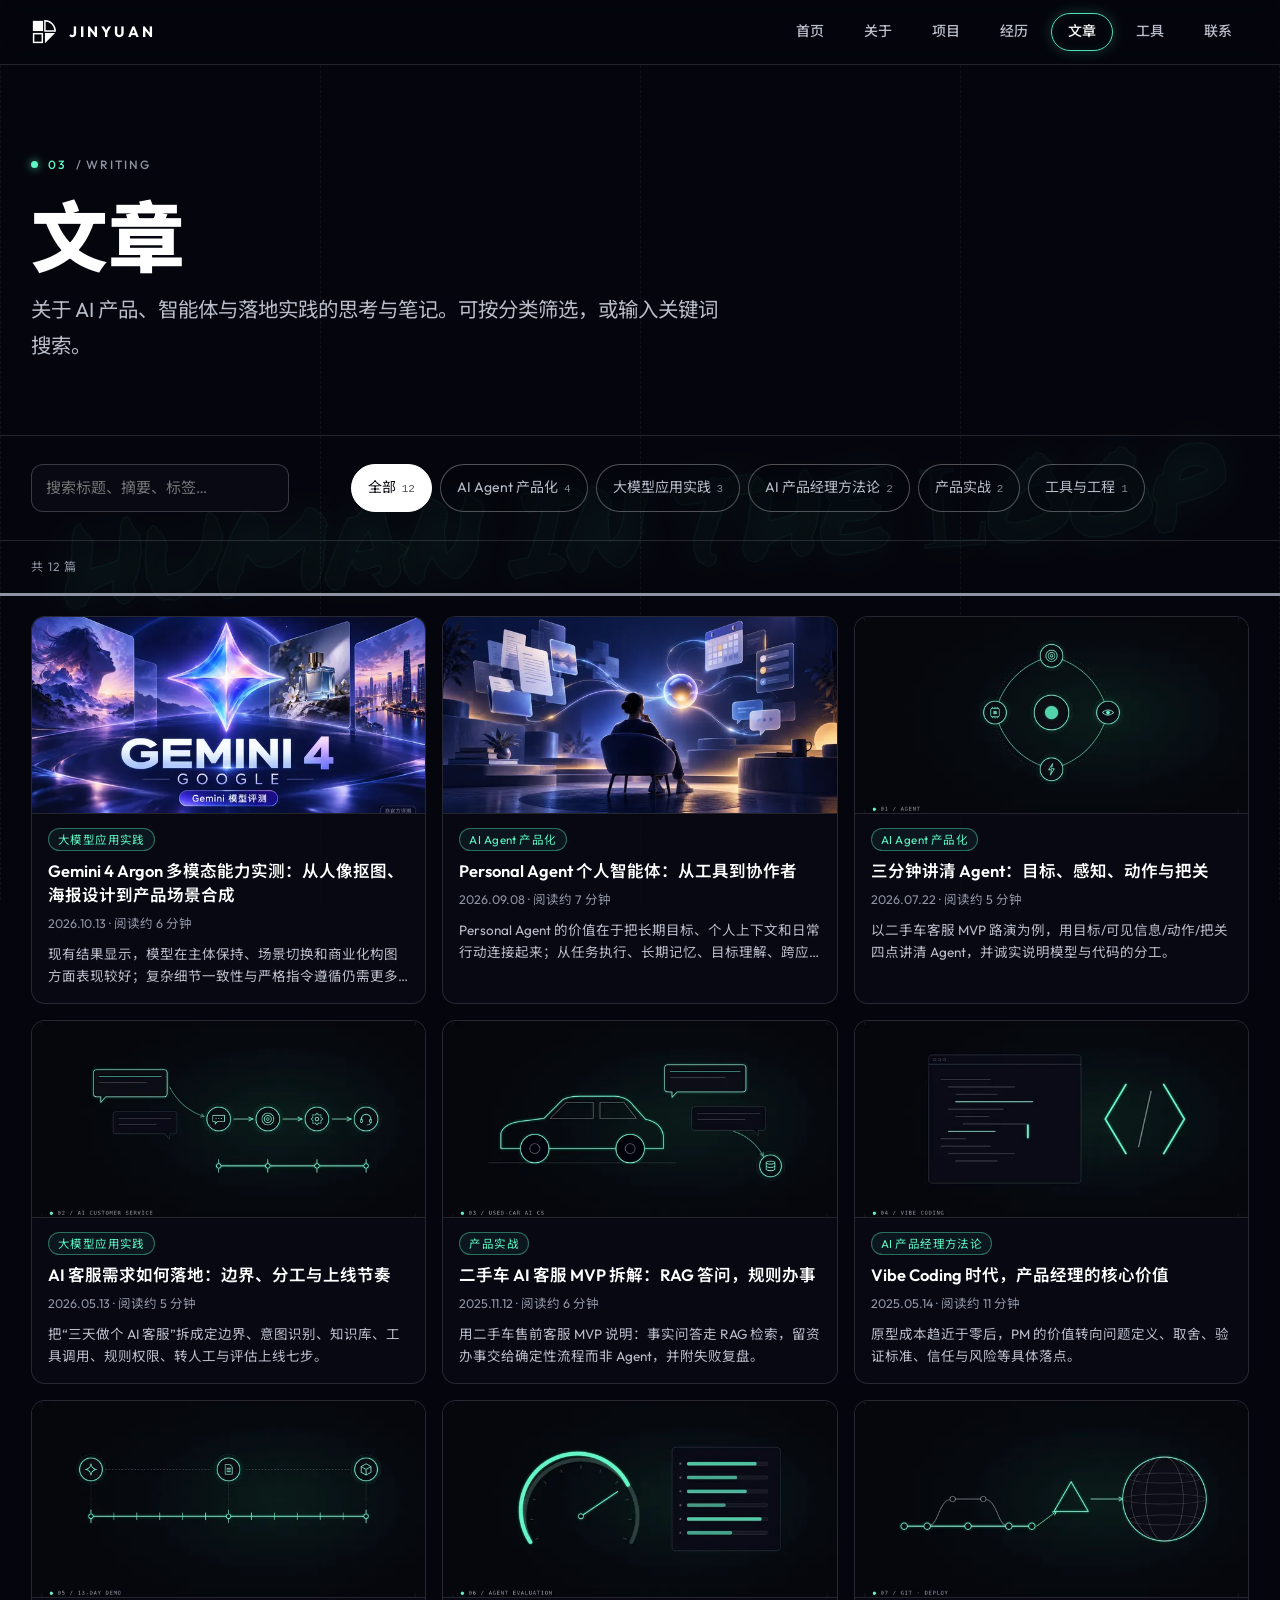
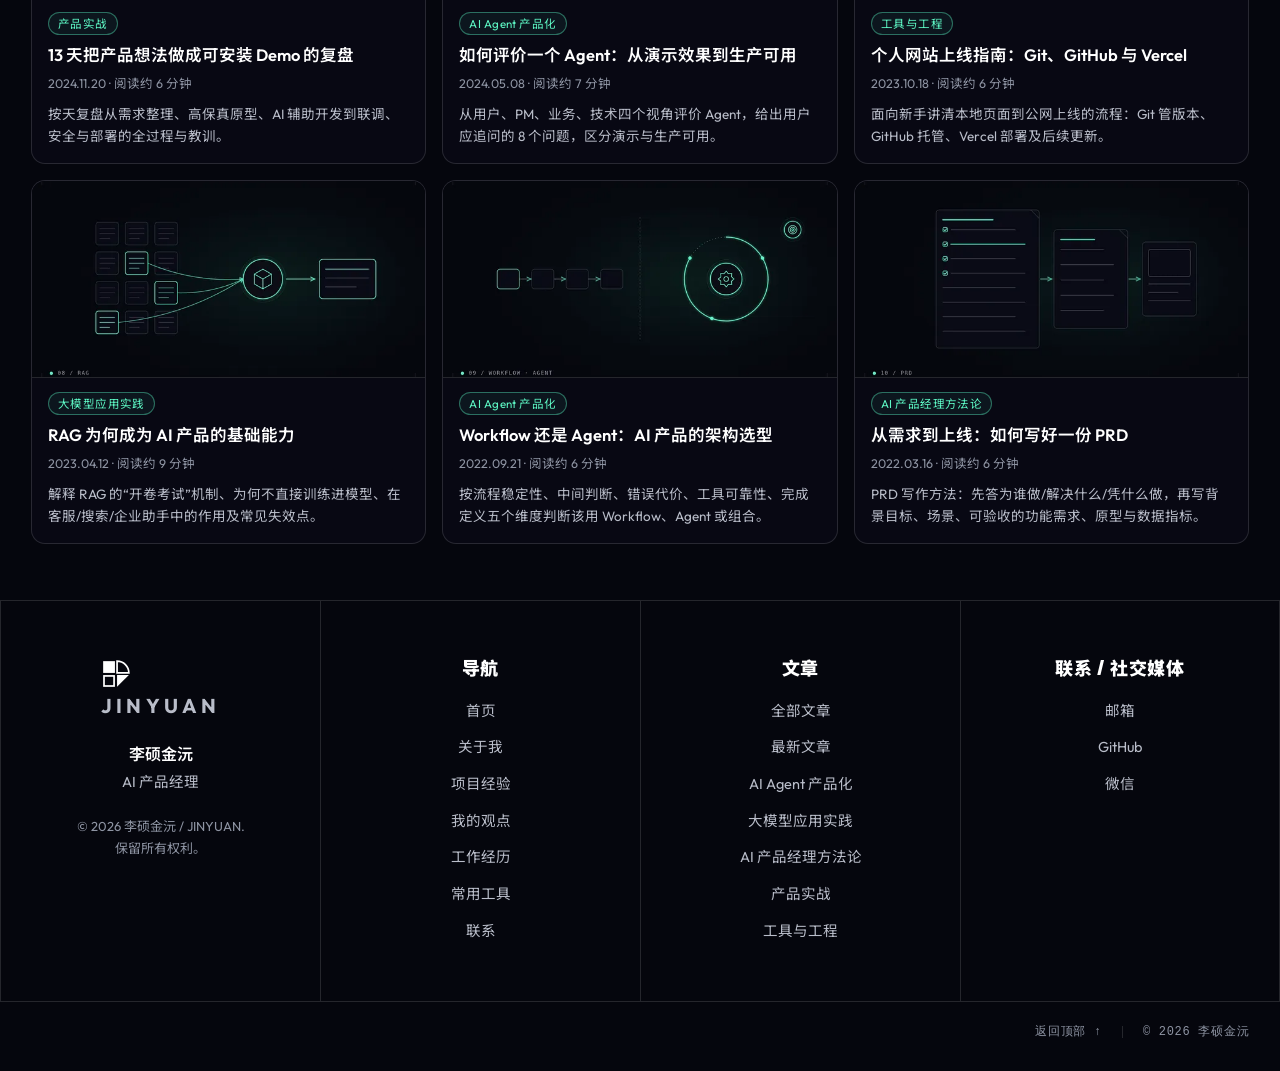
<file: articles.html>
<!doctype html>
<html lang="zh-Hans">
<head>
<meta charset="utf-8">
<meta name="viewport" content="width=device-width, initial-scale=1">
<title>文章｜JINYUAN｜AI 产品与智能体验</title>
<meta name="description" content="李硕金沅的文章：AI 产品经理方法论、生成式 AI 产品设计、AI Agent 产品化、大模型应用实践等（示例文章）。">
<meta name="theme-color" content="#05060d">
<meta name="color-scheme" content="dark">
<meta property="og:type" content="website">
<meta property="og:site_name" content="JINYUAN｜AI 产品与智能体验">
<meta property="og:title" content="文章｜JINYUAN｜AI 产品与智能体验">
<meta property="og:description" content="李硕金沅的文章：AI 产品经理方法论、生成式 AI 产品设计、AI Agent 产品化、大模型应用实践等（示例文章）。">
<meta property="og:locale" content="zh_CN">
<!-- For a real deployment make og:image / og:url absolute, e.g. https://your-domain.com/assets/og.jpg -->
<meta property="og:image" content="assets/og.jpg">
<meta name="twitter:card" content="summary_large_image">
<link rel="icon" href="data:image/svg+xml,%3Csvg xmlns='http://www.w3.org/2000/svg' viewBox='0 0 28 28'%3E%3Crect width='28' height='28' fill='%23000'/%3E%3Crect x='3' y='3' width='10' height='10' fill='%23fff'/%3E%3Cpath d='M15 13V3a10 10 0 0 1 10 10z' fill='none' stroke='%23fff' stroke-width='1.6'/%3E%3Crect x='3.8' y='15.8' width='8.4' height='8.4' fill='none' stroke='%23fff' stroke-width='1.6'/%3E%3Cpath d='M15 25V15h10z' fill='%237fa38f'/%3E%3C/svg%3E">
<link rel="preconnect" href="https://fonts.googleapis.com">
<link rel="preconnect" href="https://fonts.gstatic.com" crossorigin>
<link rel="stylesheet" href="https://fonts.googleapis.com/css2?family=Anton&family=Outfit:wght@400;500;600;700&family=Noto+Sans+SC:wght@500;700;900&display=swap">
<link rel="stylesheet" href="css/style.css?v=20">
<script>document.documentElement.classList.add('js')</script>

</head>
<body id="top">
<a class="skip" href="#main">跳到主要内容</a>
<div class="guides" aria-hidden="true"><div><span></span><span></span><span></span><span></span></div></div>
<header class="site-header">
 <div class="wrap"><div class="nav-inner">
  <a class="logo" href="index.html" aria-label="JINYUAN 首页"><svg viewBox="0 0 28 28" fill="none" aria-hidden="true" focusable="false"><rect x="2" y="2" width="11" height="11" fill="currentColor"/><path d="M15 13V2a11 11 0 0 1 11 11z" stroke="currentColor" stroke-width="1.6"/><rect x="2.8" y="15.8" width="9.4" height="9.4" stroke="currentColor" stroke-width="1.6"/><path d="M15 26V15h11z" fill="currentColor"/></svg><span class="wm">JINYUAN</span></a>
  <nav aria-label="主导航"><ul class="nav-links" id="nav-links"><li><a href="index.html">首页</a></li><li><a href="about.html">关于</a></li><li><a href="projects.html">项目</a></li><li><a href="experience.html">经历</a></li><li><a href="articles.html" aria-current="page">文章</a></li><li><a href="tools.html">工具</a></li><li><a href="contact.html">联系</a></li></ul></nav>
  <button class="nav-toggle" type="button" aria-expanded="false" aria-controls="nav-links" aria-label="打开菜单"><span></span></button>
 </div></div>
 <div class="progress" aria-hidden="true"></div>
</header>
<main id="main">
 <section class="page-head" aria-labelledby="page-t"><div class="wrap"><div class="cell">
  <p class="label"><b>03</b> / WRITING</p><h1 id="page-t">文章</h1>
  <p class="lead">关于 AI 产品、智能体与落地实践的思考与笔记。可按分类筛选，或输入关键词搜索。</p></div></div></section>
 <div class="wrap">
  <div class="toolbar">
   <div class="search"><label class="sr" for="q">搜索文章</label><input id="q" type="search" placeholder="搜索标题、摘要、标签…" autocomplete="off"></div>
   <div class="chips" role="group" aria-label="按分类筛选"><button type="button" class="chip" data-cat="全部" aria-pressed="true">全部<span class="c">12</span></button><button type="button" class="chip" data-cat="AI Agent 产品化" aria-pressed="false">AI Agent 产品化<span class="c">4</span></button><button type="button" class="chip" data-cat="大模型应用实践" aria-pressed="false">大模型应用实践<span class="c">3</span></button><button type="button" class="chip" data-cat="AI 产品经理方法论" aria-pressed="false">AI 产品经理方法论<span class="c">2</span></button><button type="button" class="chip" data-cat="产品实战" aria-pressed="false">产品实战<span class="c">2</span></button><button type="button" class="chip" data-cat="工具与工程" aria-pressed="false">工具与工程<span class="c">1</span></button></div>
  </div>
  <p class="result-info" id="result-info" role="status" aria-live="polite">共 12 篇</p>
  <ul class="a-grid" id="alist"><li data-date="2026-10-13" data-cat="大模型应用实践" data-search="Gemini 4 Argon 多模态能力实测：从人像抠图、海报设计到产品场景合成 现有结果显示，模型在主体保持、场景切换和商业化构图方面表现较好；复杂细节一致性与严格指令遵循仍需更多原始测试记录验证。 大模型应用实践 Gemini 多模态 图像生成 模型评测"><article class="a-card"><a class="a-cover" href="article.html?slug=gemini-4-argon-multimodal-review" tabindex="-1" aria-hidden="true"><img src="assets/articles/gemini-4-argon-multimodal-review/title-sm.webp" alt="" width="640" height="360" loading="lazy" decoding="async"></a><div class="a-body"><span class="a-cat">大模型应用实践</span><h2><a class="a-link" href="article.html?slug=gemini-4-argon-multimodal-review">Gemini 4 Argon 多模态能力实测：从人像抠图、海报设计到产品场景合成</a></h2><p class="a-meta"><time datetime="2026-10-13">2026.10.13</time> · 阅读约 6 分钟</p><p class="a-sum">现有结果显示，模型在主体保持、场景切换和商业化构图方面表现较好；复杂细节一致性与严格指令遵循仍需更多原始测试记录验证。</p></div></article></li><li data-date="2026-09-08" data-cat="AI Agent 产品化" data-search="Personal Agent 个人智能体：从工具到协作者 Personal Agent 的价值在于把长期目标、个人上下文和日常行动连接起来；从任务执行、长期记忆、目标理解、跨应用协作、主动性与可追责六个维度给出阶段性判断与使用建议。 AI Agent 产品化 Personal Agent 个人智能体 长期记忆 权限边界"><article class="a-card"><a class="a-cover" href="article.html?slug=personal-agent-from-tool-to-collaborator" tabindex="-1" aria-hidden="true"><img src="assets/articles/personal-agent-from-tool-to-collaborator/cover-sm.webp" alt="" width="640" height="360" loading="lazy" decoding="async"></a><div class="a-body"><span class="a-cat">AI Agent 产品化</span><h2><a class="a-link" href="article.html?slug=personal-agent-from-tool-to-collaborator">Personal Agent 个人智能体：从工具到协作者</a></h2><p class="a-meta"><time datetime="2026-09-08">2026.09.08</time> · 阅读约 7 分钟</p><p class="a-sum">Personal Agent 的价值在于把长期目标、个人上下文和日常行动连接起来；从任务执行、长期记忆、目标理解、跨应用协作、主动性与可追责六个维度给出阶段性判断与使用建议。</p></div></article></li><li data-date="2026-07-22" data-cat="AI Agent 产品化" data-search="三分钟讲清 Agent：目标、感知、动作与把关 以二手车客服 MVP 路演为例，用目标/可见信息/动作/把关四点讲清 Agent，并诚实说明模型与代码的分工。 AI Agent 产品化 Agent 路演 RAG 人机分工"><article class="a-card"><a class="a-cover" href="article.html?slug=explain-agent-in-3-minutes" tabindex="-1" aria-hidden="true"><img src="assets/articles/explain-agent-in-3-minutes/cv-sm.webp" alt="" width="640" height="360" loading="lazy" decoding="async"></a><div class="a-body"><span class="a-cat">AI Agent 产品化</span><h2><a class="a-link" href="article.html?slug=explain-agent-in-3-minutes">三分钟讲清 Agent：目标、感知、动作与把关</a></h2><p class="a-meta"><time datetime="2026-07-22">2026.07.22</time> · 阅读约 5 分钟</p><p class="a-sum">以二手车客服 MVP 路演为例，用目标/可见信息/动作/把关四点讲清 Agent，并诚实说明模型与代码的分工。</p></div></article></li><li data-date="2026-05-13" data-cat="大模型应用实践" data-search="AI 客服需求如何落地：边界、分工与上线节奏 把“三天做个 AI 客服”拆成定边界、意图识别、知识库、工具调用、规则权限、转人工与评估上线七步。 大模型应用实践 AI 客服 意图识别 转人工 评估指标"><article class="a-card"><a class="a-cover" href="article.html?slug=ai-customer-service-rollout" tabindex="-1" aria-hidden="true"><img src="assets/articles/ai-customer-service-rollout/cv-sm.webp" alt="" width="640" height="360" loading="lazy" decoding="async"></a><div class="a-body"><span class="a-cat">大模型应用实践</span><h2><a class="a-link" href="article.html?slug=ai-customer-service-rollout">AI 客服需求如何落地：边界、分工与上线节奏</a></h2><p class="a-meta"><time datetime="2026-05-13">2026.05.13</time> · 阅读约 5 分钟</p><p class="a-sum">把“三天做个 AI 客服”拆成定边界、意图识别、知识库、工具调用、规则权限、转人工与评估上线七步。</p></div></article></li><li data-date="2025-11-12" data-cat="产品实战" data-search="二手车 AI 客服 MVP 拆解：RAG 答问，规则办事 用二手车售前客服 MVP 说明：事实问答走 RAG 检索，留资办事交给确定性流程而非 Agent，并附失败复盘。 产品实战 RAG MVP 二手车 客服"><article class="a-card"><a class="a-cover" href="article.html?slug=used-car-ai-cs-mvp" tabindex="-1" aria-hidden="true"><img src="assets/articles/used-car-ai-cs-mvp/cv-sm.webp" alt="" width="640" height="360" loading="lazy" decoding="async"></a><div class="a-body"><span class="a-cat">产品实战</span><h2><a class="a-link" href="article.html?slug=used-car-ai-cs-mvp">二手车 AI 客服 MVP 拆解：RAG 答问，规则办事</a></h2><p class="a-meta"><time datetime="2025-11-12">2025.11.12</time> · 阅读约 6 分钟</p><p class="a-sum">用二手车售前客服 MVP 说明：事实问答走 RAG 检索，留资办事交给确定性流程而非 Agent，并附失败复盘。</p></div></article></li><li data-date="2025-05-14" data-cat="AI 产品经理方法论" data-search="Vibe Coding 时代，产品经理的核心价值 原型成本趋近于零后，PM 的价值转向问题定义、取舍、验证标准、信任与风险等具体落点。 AI 产品经理方法论 Vibe Coding 问题定义 取舍 验证"><article class="a-card"><a class="a-cover" href="article.html?slug=pm-value-vibe-coding" tabindex="-1" aria-hidden="true"><img src="assets/articles/pm-value-vibe-coding/cv-sm.webp" alt="" width="640" height="360" loading="lazy" decoding="async"></a><div class="a-body"><span class="a-cat">AI 产品经理方法论</span><h2><a class="a-link" href="article.html?slug=pm-value-vibe-coding">Vibe Coding 时代，产品经理的核心价值</a></h2><p class="a-meta"><time datetime="2025-05-14">2025.05.14</time> · 阅读约 11 分钟</p><p class="a-sum">原型成本趋近于零后，PM 的价值转向问题定义、取舍、验证标准、信任与风险等具体落点。</p></div></article></li><li data-date="2024-11-20" data-cat="产品实战" data-search="13 天把产品想法做成可安装 Demo 的复盘 按天复盘从需求整理、高保真原型、AI 辅助开发到联调、安全与部署的全过程与教训。 产品实战 Demo AI 辅助开发 原型 复盘"><article class="a-card"><a class="a-cover" href="article.html?slug=idea-to-demo-13-days" tabindex="-1" aria-hidden="true"><img src="assets/articles/idea-to-demo-13-days/cv-sm.webp" alt="" width="640" height="360" loading="lazy" decoding="async"></a><div class="a-body"><span class="a-cat">产品实战</span><h2><a class="a-link" href="article.html?slug=idea-to-demo-13-days">13 天把产品想法做成可安装 Demo 的复盘</a></h2><p class="a-meta"><time datetime="2024-11-20">2024.11.20</time> · 阅读约 6 分钟</p><p class="a-sum">按天复盘从需求整理、高保真原型、AI 辅助开发到联调、安全与部署的全过程与教训。</p></div></article></li><li data-date="2024-05-08" data-cat="AI Agent 产品化" data-search="如何评价一个 Agent：从演示效果到生产可用 从用户、PM、业务、技术四个视角评价 Agent，给出用户应追问的 8 个问题，区分演示与生产可用。 AI Agent 产品化 Agent 评估 生产可用"><article class="a-card"><a class="a-cover" href="article.html?slug=evaluating-agents" tabindex="-1" aria-hidden="true"><img src="assets/articles/evaluating-agents/cv-sm.webp" alt="" width="640" height="360" loading="lazy" decoding="async"></a><div class="a-body"><span class="a-cat">AI Agent 产品化</span><h2><a class="a-link" href="article.html?slug=evaluating-agents">如何评价一个 Agent：从演示效果到生产可用</a></h2><p class="a-meta"><time datetime="2024-05-08">2024.05.08</time> · 阅读约 7 分钟</p><p class="a-sum">从用户、PM、业务、技术四个视角评价 Agent，给出用户应追问的 8 个问题，区分演示与生产可用。</p></div></article></li><li data-date="2023-10-18" data-cat="工具与工程" data-search="个人网站上线指南：Git、GitHub 与 Vercel 面向新手讲清本地页面到公网上线的流程：Git 管版本、GitHub 托管、Vercel 部署及后续更新。 工具与工程 Git GitHub Vercel 部署"><article class="a-card"><a class="a-cover" href="article.html?slug=personal-site-launch-guide" tabindex="-1" aria-hidden="true"><img src="assets/articles/personal-site-launch-guide/cv-sm.webp" alt="" width="640" height="360" loading="lazy" decoding="async"></a><div class="a-body"><span class="a-cat">工具与工程</span><h2><a class="a-link" href="article.html?slug=personal-site-launch-guide">个人网站上线指南：Git、GitHub 与 Vercel</a></h2><p class="a-meta"><time datetime="2023-10-18">2023.10.18</time> · 阅读约 6 分钟</p><p class="a-sum">面向新手讲清本地页面到公网上线的流程：Git 管版本、GitHub 托管、Vercel 部署及后续更新。</p></div></article></li><li data-date="2023-04-12" data-cat="大模型应用实践" data-search="RAG 为何成为 AI 产品的基础能力 解释 RAG 的“开卷考试”机制、为何不直接训练进模型、在客服/搜索/企业助手中的作用及常见失效点。 大模型应用实践 RAG 检索 知识库"><article class="a-card"><a class="a-cover" href="article.html?slug=why-rag-matters" tabindex="-1" aria-hidden="true"><img src="assets/articles/why-rag-matters/cv-sm.webp" alt="" width="640" height="360" loading="lazy" decoding="async"></a><div class="a-body"><span class="a-cat">大模型应用实践</span><h2><a class="a-link" href="article.html?slug=why-rag-matters">RAG 为何成为 AI 产品的基础能力</a></h2><p class="a-meta"><time datetime="2023-04-12">2023.04.12</time> · 阅读约 9 分钟</p><p class="a-sum">解释 RAG 的“开卷考试”机制、为何不直接训练进模型、在客服/搜索/企业助手中的作用及常见失效点。</p></div></article></li><li data-date="2022-09-21" data-cat="AI Agent 产品化" data-search="Workflow 还是 Agent：AI 产品的架构选型 按流程稳定性、中间判断、错误代价、工具可靠性、完成定义五个维度判断该用 Workflow、Agent 或组合。 AI Agent 产品化 Workflow Agent 架构选型"><article class="a-card"><a class="a-cover" href="article.html?slug=workflow-vs-agent" tabindex="-1" aria-hidden="true"><img src="assets/articles/workflow-vs-agent/cv-sm.webp" alt="" width="640" height="360" loading="lazy" decoding="async"></a><div class="a-body"><span class="a-cat">AI Agent 产品化</span><h2><a class="a-link" href="article.html?slug=workflow-vs-agent">Workflow 还是 Agent：AI 产品的架构选型</a></h2><p class="a-meta"><time datetime="2022-09-21">2022.09.21</time> · 阅读约 6 分钟</p><p class="a-sum">按流程稳定性、中间判断、错误代价、工具可靠性、完成定义五个维度判断该用 Workflow、Agent 或组合。</p></div></article></li><li data-date="2022-03-16" data-cat="AI 产品经理方法论" data-search="从需求到上线：如何写好一份 PRD PRD 写作方法：先答为谁做/解决什么/凭什么做，再写背景目标、场景、可验收的功能需求、原型与数据指标。 AI 产品经理方法论 PRD 需求文档 验收"><article class="a-card"><a class="a-cover" href="article.html?slug=how-to-write-prd" tabindex="-1" aria-hidden="true"><img src="assets/articles/how-to-write-prd/cv-sm.webp" alt="" width="640" height="360" loading="lazy" decoding="async"></a><div class="a-body"><span class="a-cat">AI 产品经理方法论</span><h2><a class="a-link" href="article.html?slug=how-to-write-prd">从需求到上线：如何写好一份 PRD</a></h2><p class="a-meta"><time datetime="2022-03-16">2022.03.16</time> · 阅读约 6 分钟</p><p class="a-sum">PRD 写作方法：先答为谁做/解决什么/凭什么做，再写背景目标、场景、可验收的功能需求、原型与数据指标。</p></div></article></li></ul>
  <div class="empty" id="empty" hidden><p></p><button type="button" class="btn btn-ghost btn-sm" id="reset">清除筛选</button></div>
 </div>
</main>
<footer class="site-footer">
 <div class="wrap">
  <div class="foot-cols">
   <div class="fcol">
    <a class="logo" href="index.html" aria-label="JINYUAN 首页"><svg viewBox="0 0 28 28" fill="none" aria-hidden="true" focusable="false"><rect x="2" y="2" width="11" height="11" fill="currentColor"/><path d="M15 13V2a11 11 0 0 1 11 11z" stroke="currentColor" stroke-width="1.6"/><rect x="2.8" y="15.8" width="9.4" height="9.4" stroke="currentColor" stroke-width="1.6"/><path d="M15 26V15h11z" fill="currentColor"/></svg><span class="wm">JINYUAN</span></a>
    <p class="name">李硕金沅</p>
    <p class="tagline">AI 产品经理</p>
    <p class="copy-r">© <span id="year">2026</span> 李硕金沅 / JINYUAN.<br>保留所有权利。</p>
   </div>
   <nav class="fcol" aria-label="站点导航"><h2>导航</h2><ul>
    <li><a href="index.html">首页</a></li><li><a href="about.html">关于我</a></li><li><a href="projects.html">项目经验</a></li>
    <li><a href="about.html#opinions">我的观点</a></li><li><a href="experience.html">工作经历</a></li><li><a href="tools.html">常用工具</a></li><li><a href="contact.html">联系</a></li></ul></nav>
   <nav class="fcol" aria-label="文章链接"><h2>文章</h2><ul>
    <li><a href="articles.html">全部文章</a></li><li><a href="article.html?slug=gemini-4-argon-multimodal-review">最新文章</a></li>
    <li><a href="articles.html?cat=AI%20Agent%20%E4%BA%A7%E5%93%81%E5%8C%96">AI Agent 产品化</a></li><li><a href="articles.html?cat=%E5%A4%A7%E6%A8%A1%E5%9E%8B%E5%BA%94%E7%94%A8%E5%AE%9E%E8%B7%B5">大模型应用实践</a></li><li><a href="articles.html?cat=AI%20%E4%BA%A7%E5%93%81%E7%BB%8F%E7%90%86%E6%96%B9%E6%B3%95%E8%AE%BA">AI 产品经理方法论</a></li><li><a href="articles.html?cat=%E4%BA%A7%E5%93%81%E5%AE%9E%E6%88%98">产品实战</a></li><li><a href="articles.html?cat=%E5%B7%A5%E5%85%B7%E4%B8%8E%E5%B7%A5%E7%A8%8B">工具与工程</a></li></ul></nav>
   <nav class="fcol" aria-label="联系与社交媒体"><h2>联系 / 社交媒体</h2><ul>
    <li><a href="mailto:shuojinyuanli@gmail.com">邮箱</a></li><li><a href="https://github.com/Uashodauw" target="_blank" rel="noopener noreferrer">GitHub</a></li>
    <li><a href="contact.html#wechat">微信</a></li></ul></nav>
  </div>
  <div class="foot-art">
   <picture><source type="image/webp" srcset="assets/footer-art.webp"><img src="assets/footer-art.jpg" alt="黑白蚀刻版画风格的沙漠沙丘与远处高原，右侧渐隐入黑色背景" width="660" height="590" loading="lazy" decoding="async"></picture>
   <div class="foot-bar"><a href="#top">返回顶部 ↑</a><span class="sep"></span><span>© 2026 李硕金沅</span></div>
  </div>
 </div>
</footer>
<script src="js/main.js?v=8" defer></script>
<script src="js/router.js?v=2" defer></script>
<script src="js/cursor.js?v=1" defer></script>
<script src="js/articles-data.js?v=14" defer></script><script src="js/articles.js?v=2" defer></script>
</body>
</html>
</file>
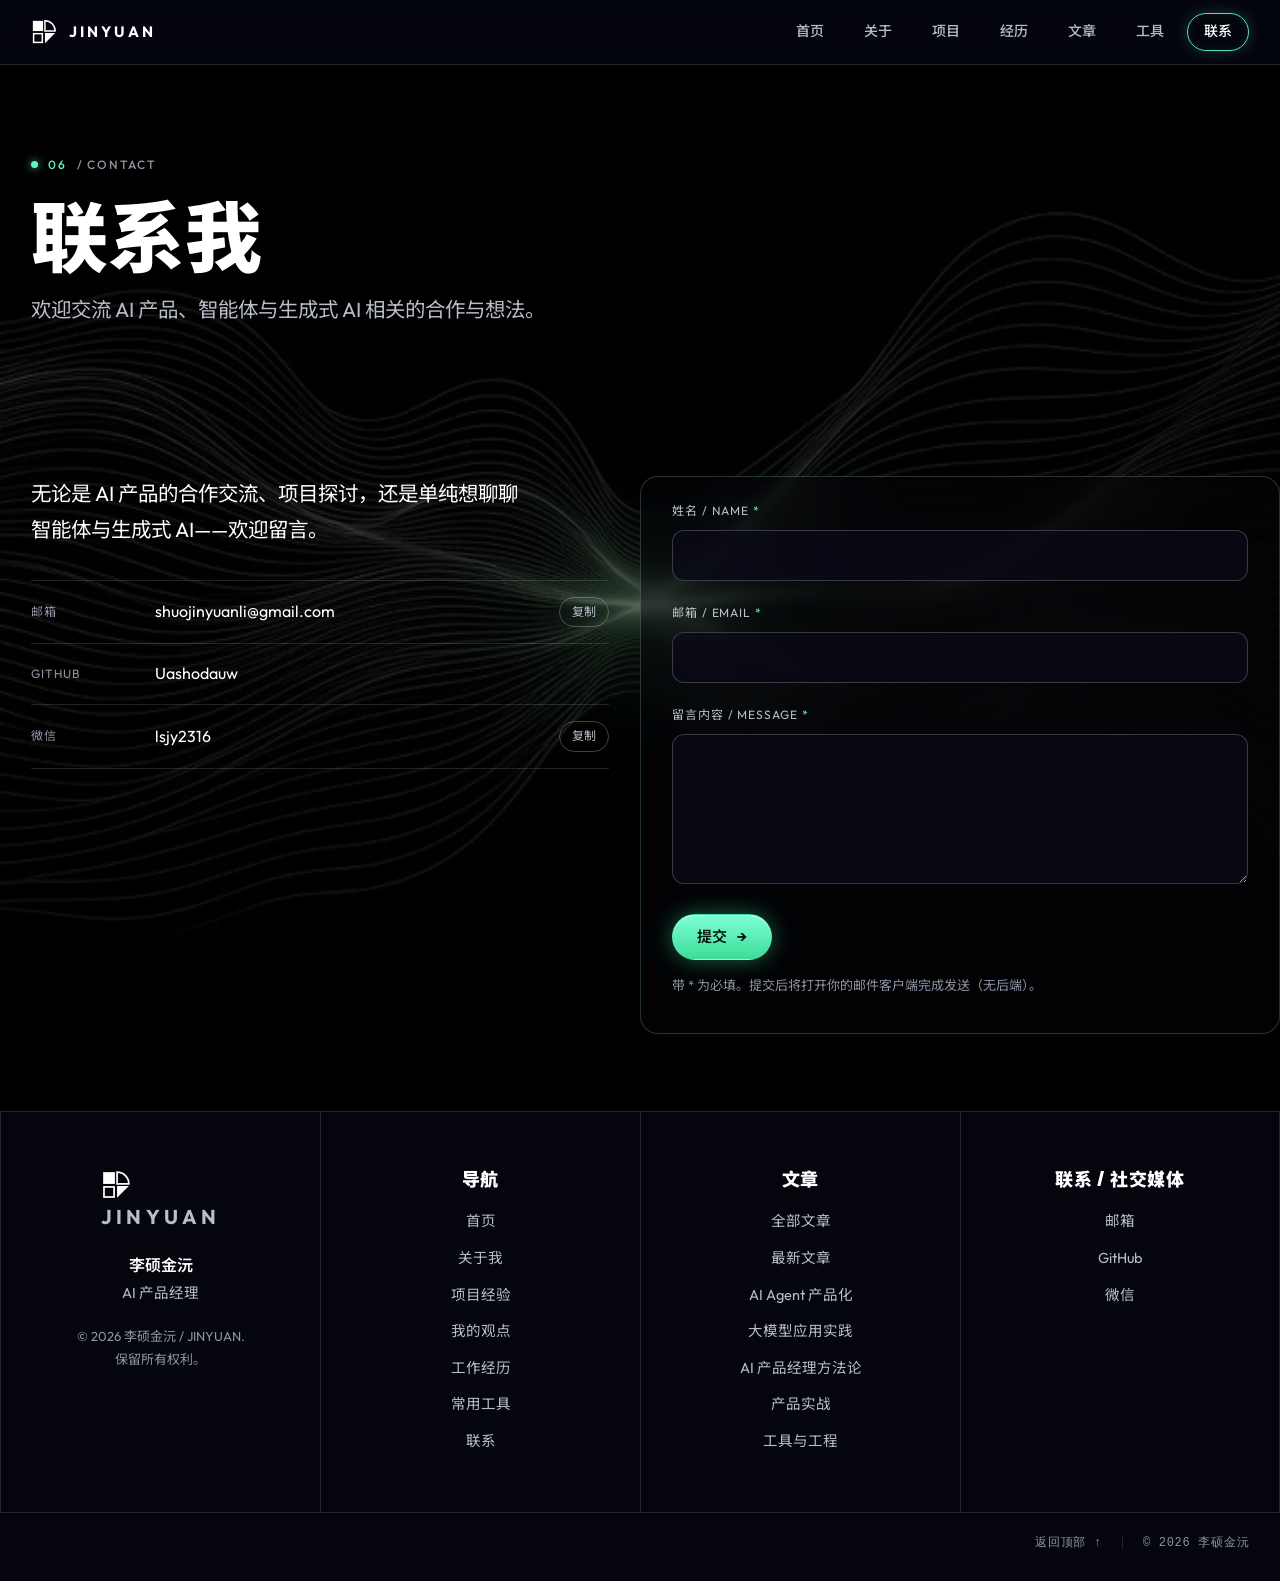
<file: contact.html>
<!doctype html>
<html lang="zh-Hans">
<head>
<meta charset="utf-8">
<meta name="viewport" content="width=device-width, initial-scale=1">
<title>联系我｜JINYUAN｜AI 产品与智能体验</title>
<meta name="description" content="联系李硕金沅：邮箱、GitHub、微信，或通过表单留言。">
<meta name="theme-color" content="#05060d">
<meta name="color-scheme" content="dark">
<meta property="og:type" content="website">
<meta property="og:site_name" content="JINYUAN｜AI 产品与智能体验">
<meta property="og:title" content="联系我｜JINYUAN｜AI 产品与智能体验">
<meta property="og:description" content="联系李硕金沅：邮箱、GitHub、微信，或通过表单留言。">
<meta property="og:locale" content="zh_CN">
<!-- For a real deployment make og:image / og:url absolute, e.g. https://your-domain.com/assets/og.jpg -->
<meta property="og:image" content="assets/og.jpg">
<meta name="twitter:card" content="summary_large_image">
<link rel="icon" href="data:image/svg+xml,%3Csvg xmlns='http://www.w3.org/2000/svg' viewBox='0 0 28 28'%3E%3Crect width='28' height='28' fill='%23000'/%3E%3Crect x='3' y='3' width='10' height='10' fill='%23fff'/%3E%3Cpath d='M15 13V3a10 10 0 0 1 10 10z' fill='none' stroke='%23fff' stroke-width='1.6'/%3E%3Crect x='3.8' y='15.8' width='8.4' height='8.4' fill='none' stroke='%23fff' stroke-width='1.6'/%3E%3Cpath d='M15 25V15h10z' fill='%237fa38f'/%3E%3C/svg%3E">
<link rel="preconnect" href="https://fonts.googleapis.com">
<link rel="preconnect" href="https://fonts.gstatic.com" crossorigin>
<link rel="stylesheet" href="https://fonts.googleapis.com/css2?family=Anton&family=Outfit:wght@400;500;600;700&family=Noto+Sans+SC:wght@500;700;900&display=swap">
<link rel="stylesheet" href="css/style.css?v=20">
<script>document.documentElement.classList.add('js')</script>
<script type="application/ld+json">{"@context": "https://schema.org", "@type": "Person", "name": "李硕金沅", "alternateName": "JINYUAN", "jobTitle": "AI 产品经理", "description": "李硕金沅（JINYUAN）｜AI 产品经理。专注于人工智能产品、用户体验与商业化创新，关注 AI 产品设计、智能体、生成式 AI、用户需求与技术落地。", "inLanguage": "zh-Hans", "knowsAbout": ["AI 产品管理", "生成式 AI", "AI Agent", "用户体验"], "sameAs": ["https://github.com/Uashodauw"]}</script>
</head>
<body id="top">
<a class="skip" href="#main">跳到主要内容</a>
<div class="guides" aria-hidden="true"><div><span></span><span></span><span></span><span></span></div></div>
<header class="site-header">
 <div class="wrap"><div class="nav-inner">
  <a class="logo" href="index.html" aria-label="JINYUAN 首页"><svg viewBox="0 0 28 28" fill="none" aria-hidden="true" focusable="false"><rect x="2" y="2" width="11" height="11" fill="currentColor"/><path d="M15 13V2a11 11 0 0 1 11 11z" stroke="currentColor" stroke-width="1.6"/><rect x="2.8" y="15.8" width="9.4" height="9.4" stroke="currentColor" stroke-width="1.6"/><path d="M15 26V15h11z" fill="currentColor"/></svg><span class="wm">JINYUAN</span></a>
  <nav aria-label="主导航"><ul class="nav-links" id="nav-links"><li><a href="index.html">首页</a></li><li><a href="about.html">关于</a></li><li><a href="projects.html">项目</a></li><li><a href="experience.html">经历</a></li><li><a href="articles.html">文章</a></li><li><a href="tools.html">工具</a></li><li><a href="contact.html" aria-current="page">联系</a></li></ul></nav>
  <button class="nav-toggle" type="button" aria-expanded="false" aria-controls="nav-links" aria-label="打开菜单"><span></span></button>
 </div></div>
 <div class="progress" aria-hidden="true"></div>
</header>
<main id="main" class="contact-main">
 <section class="page-head" aria-labelledby="page-t"><div class="wrap"><div class="cell">
  <p class="label"><b>06</b> / CONTACT</p><h1 id="page-t">联系我</h1>
  <p class="lead">欢迎交流 AI 产品、智能体与生成式 AI 相关的合作与想法。</p></div></div></section>
 <section class="sec" style="border-top:0" aria-label="联系方式与表单"><div class="wrap"><div class="contact-grid">
  <div class="contact-info reveal">
   <p class="lead">无论是 AI 产品的合作交流、项目探讨，还是单纯想聊聊智能体与生成式 AI——欢迎留言。</p>
   <ul class="clist">
    <li><span class="k">邮箱</span><a class="v" id="email-link" href="mailto:shuojinyuanli@gmail.com">shuojinyuanli@gmail.com</a><button type="button" class="copy" data-copy="shuojinyuanli@gmail.com" aria-label="复制邮箱">复制</button></li>
    <li><span class="k">GitHub</span><a class="v" href="https://github.com/Uashodauw" target="_blank" rel="noopener noreferrer">Uashodauw</a><span></span></li>
    <li id="wechat"><span class="k">微信</span><span class="v">lsjy2316</span><button type="button" class="copy" data-copy="lsjy2316" aria-label="复制微信号">复制</button></li>
   </ul>
  </div>
  <!-- HOW TO CONNECT A BACKEND: set data-endpoint below to a Formspree (https://formspree.io/f/xxxx),
       Getform, Netlify Forms-compatible JSON endpoint or your own API. The form then POSTs JSON {name,email,message}.
       With data-endpoint empty it falls back to opening the visitor's mail client via mailto: (data-mailto). -->
  <form class="contact-form reveal" id="contact-form" novalidate data-endpoint="" data-mailto="shuojinyuanli@gmail.com" aria-label="联系表单">
   <div class="field"><label for="f-name">姓名 / NAME <i aria-hidden="true">*</i></label>
    <input id="f-name" name="name" type="text" autocomplete="name" required aria-describedby="f-name-error"><p class="err" id="f-name-error" role="alert"></p></div>
   <div class="field"><label for="f-email">邮箱 / EMAIL <i aria-hidden="true">*</i></label>
    <input id="f-email" name="email" type="email" autocomplete="email" inputmode="email" required aria-describedby="f-email-error"><p class="err" id="f-email-error" role="alert"></p></div>
   <div class="field"><label for="f-message">留言内容 / MESSAGE <i aria-hidden="true">*</i></label>
    <textarea id="f-message" name="message" required aria-describedby="f-message-error"></textarea><p class="err" id="f-message-error" role="alert"></p></div>
   <button class="btn btn-primary" type="submit">提交 <span class="arr" aria-hidden="true">→</span></button>
   <p class="form-status" role="status" aria-live="polite" hidden></p>
   <p class="form-hint">带 * 为必填。提交后将打开你的邮件客户端完成发送（无后端）。</p>
  </form>
 </div></div></section>
</main>
<footer class="site-footer">
 <div class="wrap">
  <div class="foot-cols">
   <div class="fcol">
    <a class="logo" href="index.html" aria-label="JINYUAN 首页"><svg viewBox="0 0 28 28" fill="none" aria-hidden="true" focusable="false"><rect x="2" y="2" width="11" height="11" fill="currentColor"/><path d="M15 13V2a11 11 0 0 1 11 11z" stroke="currentColor" stroke-width="1.6"/><rect x="2.8" y="15.8" width="9.4" height="9.4" stroke="currentColor" stroke-width="1.6"/><path d="M15 26V15h11z" fill="currentColor"/></svg><span class="wm">JINYUAN</span></a>
    <p class="name">李硕金沅</p>
    <p class="tagline">AI 产品经理</p>
    <p class="copy-r">© <span id="year">2026</span> 李硕金沅 / JINYUAN.<br>保留所有权利。</p>
   </div>
   <nav class="fcol" aria-label="站点导航"><h2>导航</h2><ul>
    <li><a href="index.html">首页</a></li><li><a href="about.html">关于我</a></li><li><a href="projects.html">项目经验</a></li>
    <li><a href="about.html#opinions">我的观点</a></li><li><a href="experience.html">工作经历</a></li><li><a href="tools.html">常用工具</a></li><li><a href="contact.html">联系</a></li></ul></nav>
   <nav class="fcol" aria-label="文章链接"><h2>文章</h2><ul>
    <li><a href="articles.html">全部文章</a></li><li><a href="article.html?slug=gemini-4-argon-multimodal-review">最新文章</a></li>
    <li><a href="articles.html?cat=AI%20Agent%20%E4%BA%A7%E5%93%81%E5%8C%96">AI Agent 产品化</a></li><li><a href="articles.html?cat=%E5%A4%A7%E6%A8%A1%E5%9E%8B%E5%BA%94%E7%94%A8%E5%AE%9E%E8%B7%B5">大模型应用实践</a></li><li><a href="articles.html?cat=AI%20%E4%BA%A7%E5%93%81%E7%BB%8F%E7%90%86%E6%96%B9%E6%B3%95%E8%AE%BA">AI 产品经理方法论</a></li><li><a href="articles.html?cat=%E4%BA%A7%E5%93%81%E5%AE%9E%E6%88%98">产品实战</a></li><li><a href="articles.html?cat=%E5%B7%A5%E5%85%B7%E4%B8%8E%E5%B7%A5%E7%A8%8B">工具与工程</a></li></ul></nav>
   <nav class="fcol" aria-label="联系与社交媒体"><h2>联系 / 社交媒体</h2><ul>
    <li><a href="mailto:shuojinyuanli@gmail.com">邮箱</a></li><li><a href="https://github.com/Uashodauw" target="_blank" rel="noopener noreferrer">GitHub</a></li>
    <li><a href="contact.html#wechat">微信</a></li></ul></nav>
  </div>
  <div class="foot-art">
   <picture><source type="image/webp" srcset="assets/footer-art.webp"><img src="assets/footer-art.jpg" alt="黑白蚀刻版画风格的沙漠沙丘与远处高原，右侧渐隐入黑色背景" width="660" height="590" loading="lazy" decoding="async"></picture>
   <div class="foot-bar"><a href="#top">返回顶部 ↑</a><span class="sep"></span><span>© 2026 李硕金沅</span></div>
  </div>
 </div>
</footer>
<script src="js/main.js?v=8" defer></script>
<script src="js/router.js?v=2" defer></script>
<script src="js/cursor.js?v=1" defer></script>
</body>
</html>
</file>
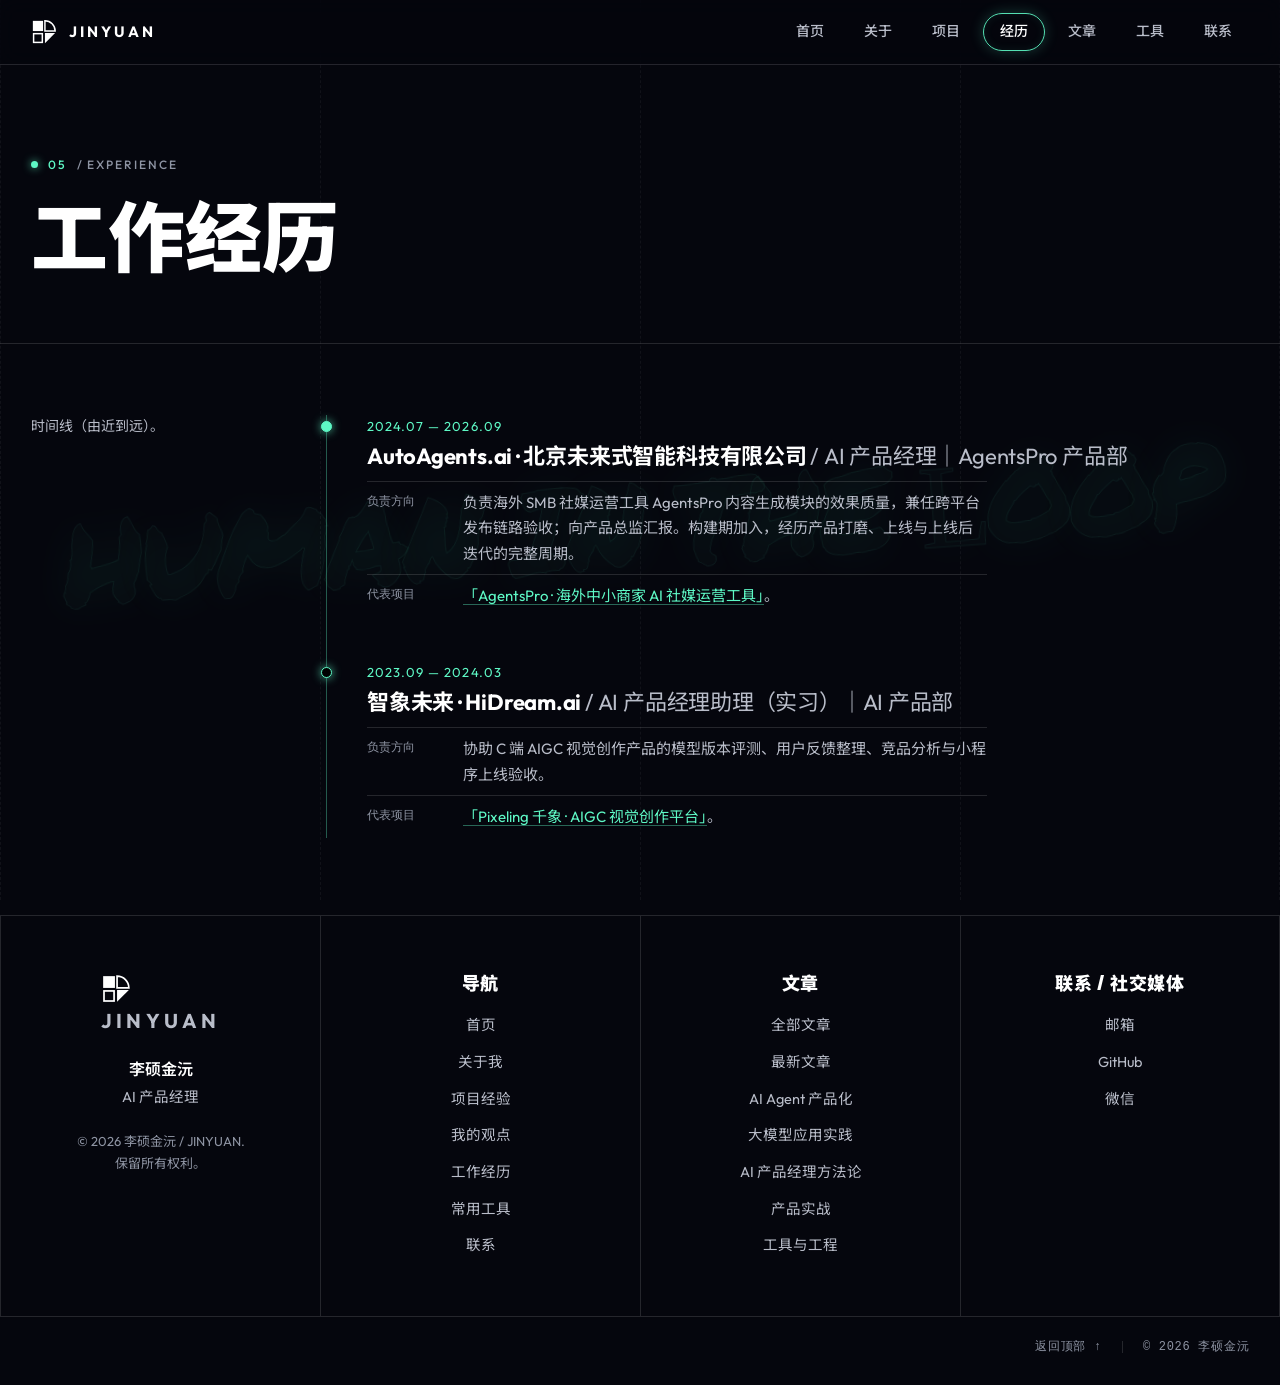
<file: experience.html>
<!doctype html>
<html lang="zh-Hans">
<head>
<meta charset="utf-8">
<meta name="viewport" content="width=device-width, initial-scale=1">
<title>工作经历｜JINYUAN｜AI 产品与智能体验</title>
<meta name="description" content="李硕金沅的工作经历：AutoAgents.ai · AI 产品经理；智象未来 HiDream.ai · AI 产品经理助理（实习）。">
<meta name="theme-color" content="#05060d">
<meta name="color-scheme" content="dark">
<meta property="og:type" content="website">
<meta property="og:site_name" content="JINYUAN｜AI 产品与智能体验">
<meta property="og:title" content="工作经历｜JINYUAN｜AI 产品与智能体验">
<meta property="og:description" content="李硕金沅的工作经历：AutoAgents.ai · AI 产品经理；智象未来 HiDream.ai · AI 产品经理助理（实习）。">
<meta property="og:locale" content="zh_CN">
<!-- For a real deployment make og:image / og:url absolute, e.g. https://your-domain.com/assets/og.jpg -->
<meta property="og:image" content="assets/og.jpg">
<meta name="twitter:card" content="summary_large_image">
<link rel="icon" href="data:image/svg+xml,%3Csvg xmlns='http://www.w3.org/2000/svg' viewBox='0 0 28 28'%3E%3Crect width='28' height='28' fill='%23000'/%3E%3Crect x='3' y='3' width='10' height='10' fill='%23fff'/%3E%3Cpath d='M15 13V3a10 10 0 0 1 10 10z' fill='none' stroke='%23fff' stroke-width='1.6'/%3E%3Crect x='3.8' y='15.8' width='8.4' height='8.4' fill='none' stroke='%23fff' stroke-width='1.6'/%3E%3Cpath d='M15 25V15h10z' fill='%237fa38f'/%3E%3C/svg%3E">
<link rel="preconnect" href="https://fonts.googleapis.com">
<link rel="preconnect" href="https://fonts.gstatic.com" crossorigin>
<link rel="stylesheet" href="https://fonts.googleapis.com/css2?family=Anton&family=Outfit:wght@400;500;600;700&family=Noto+Sans+SC:wght@500;700;900&display=swap">
<link rel="stylesheet" href="css/style.css?v=20">
<script>document.documentElement.classList.add('js')</script>
<script type="application/ld+json">{"@context": "https://schema.org", "@type": "Person", "name": "李硕金沅", "alternateName": "JINYUAN", "jobTitle": "AI 产品经理", "description": "李硕金沅（JINYUAN）｜AI 产品经理。专注于人工智能产品、用户体验与商业化创新，关注 AI 产品设计、智能体、生成式 AI、用户需求与技术落地。", "inLanguage": "zh-Hans", "knowsAbout": ["AI 产品管理", "生成式 AI", "AI Agent", "用户体验"], "sameAs": ["https://github.com/Uashodauw"]}</script>
</head>
<body id="top">
<a class="skip" href="#main">跳到主要内容</a>
<div class="guides" aria-hidden="true"><div><span></span><span></span><span></span><span></span></div></div>
<header class="site-header">
 <div class="wrap"><div class="nav-inner">
  <a class="logo" href="index.html" aria-label="JINYUAN 首页"><svg viewBox="0 0 28 28" fill="none" aria-hidden="true" focusable="false"><rect x="2" y="2" width="11" height="11" fill="currentColor"/><path d="M15 13V2a11 11 0 0 1 11 11z" stroke="currentColor" stroke-width="1.6"/><rect x="2.8" y="15.8" width="9.4" height="9.4" stroke="currentColor" stroke-width="1.6"/><path d="M15 26V15h11z" fill="currentColor"/></svg><span class="wm">JINYUAN</span></a>
  <nav aria-label="主导航"><ul class="nav-links" id="nav-links"><li><a href="index.html">首页</a></li><li><a href="about.html">关于</a></li><li><a href="projects.html">项目</a></li><li><a href="experience.html" aria-current="page">经历</a></li><li><a href="articles.html">文章</a></li><li><a href="tools.html">工具</a></li><li><a href="contact.html">联系</a></li></ul></nav>
  <button class="nav-toggle" type="button" aria-expanded="false" aria-controls="nav-links" aria-label="打开菜单"><span></span></button>
 </div></div>
 <div class="progress" aria-hidden="true"></div>
</header>
<main id="main">
 <section class="page-head" aria-labelledby="page-t"><div class="wrap"><div class="cell">
  <p class="label"><b>05</b> / EXPERIENCE</p><h1 id="page-t">工作经历</h1></div></div></section>
<section class="sec" style="border-top:0" id="experience" aria-labelledby="experience-t">
 <div class="wrap">
  <div class="tl-wrap">
   <p class="side-note reveal">时间线（由近到远）。</p>
   <div class="timeline reveal" style="grid-column:2/5">
    <div class="tl-item"><p class="tl-date">2024.07 — 2026.09</p><h3>AutoAgents.ai · 北京未来式智能科技有限公司 <span>/ AI 产品经理｜AgentsPro 产品部</span></h3>
     <dl><dt>负责方向</dt><dd>负责海外 SMB 社媒运营工具 AgentsPro 内容生成模块的效果质量，兼任跨平台发布链路验收；向产品总监汇报。构建期加入，经历产品打磨、上线与上线后迭代的完整周期。</dd><dt>代表项目</dt><dd><a href="project-agents-pro.html">「AgentsPro · 海外中小商家 AI 社媒运营工具」</a>。</dd></dl></div>
    <div class="tl-item"><p class="tl-date">2023.09 — 2024.03</p><h3>智象未来 · HiDream.ai <span>/ AI 产品经理助理（实习）｜AI 产品部</span></h3>
     <dl><dt>负责方向</dt><dd>协助 C 端 AIGC 视觉创作产品的模型版本评测、用户反馈整理、竞品分析与小程序上线验收。</dd><dt>代表项目</dt><dd><a href="project-pixeling.html">「Pixeling 千象 · AIGC 视觉创作平台」</a>。</dd></dl></div>
   </div>
  </div>
 </div>
</section>
</main>
<footer class="site-footer">
 <div class="wrap">
  <div class="foot-cols">
   <div class="fcol">
    <a class="logo" href="index.html" aria-label="JINYUAN 首页"><svg viewBox="0 0 28 28" fill="none" aria-hidden="true" focusable="false"><rect x="2" y="2" width="11" height="11" fill="currentColor"/><path d="M15 13V2a11 11 0 0 1 11 11z" stroke="currentColor" stroke-width="1.6"/><rect x="2.8" y="15.8" width="9.4" height="9.4" stroke="currentColor" stroke-width="1.6"/><path d="M15 26V15h11z" fill="currentColor"/></svg><span class="wm">JINYUAN</span></a>
    <p class="name">李硕金沅</p>
    <p class="tagline">AI 产品经理</p>
    <p class="copy-r">© <span id="year">2026</span> 李硕金沅 / JINYUAN.<br>保留所有权利。</p>
   </div>
   <nav class="fcol" aria-label="站点导航"><h2>导航</h2><ul>
    <li><a href="index.html">首页</a></li><li><a href="about.html">关于我</a></li><li><a href="projects.html">项目经验</a></li>
    <li><a href="about.html#opinions">我的观点</a></li><li><a href="experience.html">工作经历</a></li><li><a href="tools.html">常用工具</a></li><li><a href="contact.html">联系</a></li></ul></nav>
   <nav class="fcol" aria-label="文章链接"><h2>文章</h2><ul>
    <li><a href="articles.html">全部文章</a></li><li><a href="article.html?slug=gemini-4-argon-multimodal-review">最新文章</a></li>
    <li><a href="articles.html?cat=AI%20Agent%20%E4%BA%A7%E5%93%81%E5%8C%96">AI Agent 产品化</a></li><li><a href="articles.html?cat=%E5%A4%A7%E6%A8%A1%E5%9E%8B%E5%BA%94%E7%94%A8%E5%AE%9E%E8%B7%B5">大模型应用实践</a></li><li><a href="articles.html?cat=AI%20%E4%BA%A7%E5%93%81%E7%BB%8F%E7%90%86%E6%96%B9%E6%B3%95%E8%AE%BA">AI 产品经理方法论</a></li><li><a href="articles.html?cat=%E4%BA%A7%E5%93%81%E5%AE%9E%E6%88%98">产品实战</a></li><li><a href="articles.html?cat=%E5%B7%A5%E5%85%B7%E4%B8%8E%E5%B7%A5%E7%A8%8B">工具与工程</a></li></ul></nav>
   <nav class="fcol" aria-label="联系与社交媒体"><h2>联系 / 社交媒体</h2><ul>
    <li><a href="mailto:shuojinyuanli@gmail.com">邮箱</a></li><li><a href="https://github.com/Uashodauw" target="_blank" rel="noopener noreferrer">GitHub</a></li>
    <li><a href="contact.html#wechat">微信</a></li></ul></nav>
  </div>
  <div class="foot-art">
   <picture><source type="image/webp" srcset="assets/footer-art.webp"><img src="assets/footer-art.jpg" alt="黑白蚀刻版画风格的沙漠沙丘与远处高原，右侧渐隐入黑色背景" width="660" height="590" loading="lazy" decoding="async"></picture>
   <div class="foot-bar"><a href="#top">返回顶部 ↑</a><span class="sep"></span><span>© 2026 李硕金沅</span></div>
  </div>
 </div>
</footer>
<script src="js/main.js?v=8" defer></script>
<script src="js/router.js?v=2" defer></script>
<script src="js/cursor.js?v=1" defer></script>
</body>
</html>
</file>
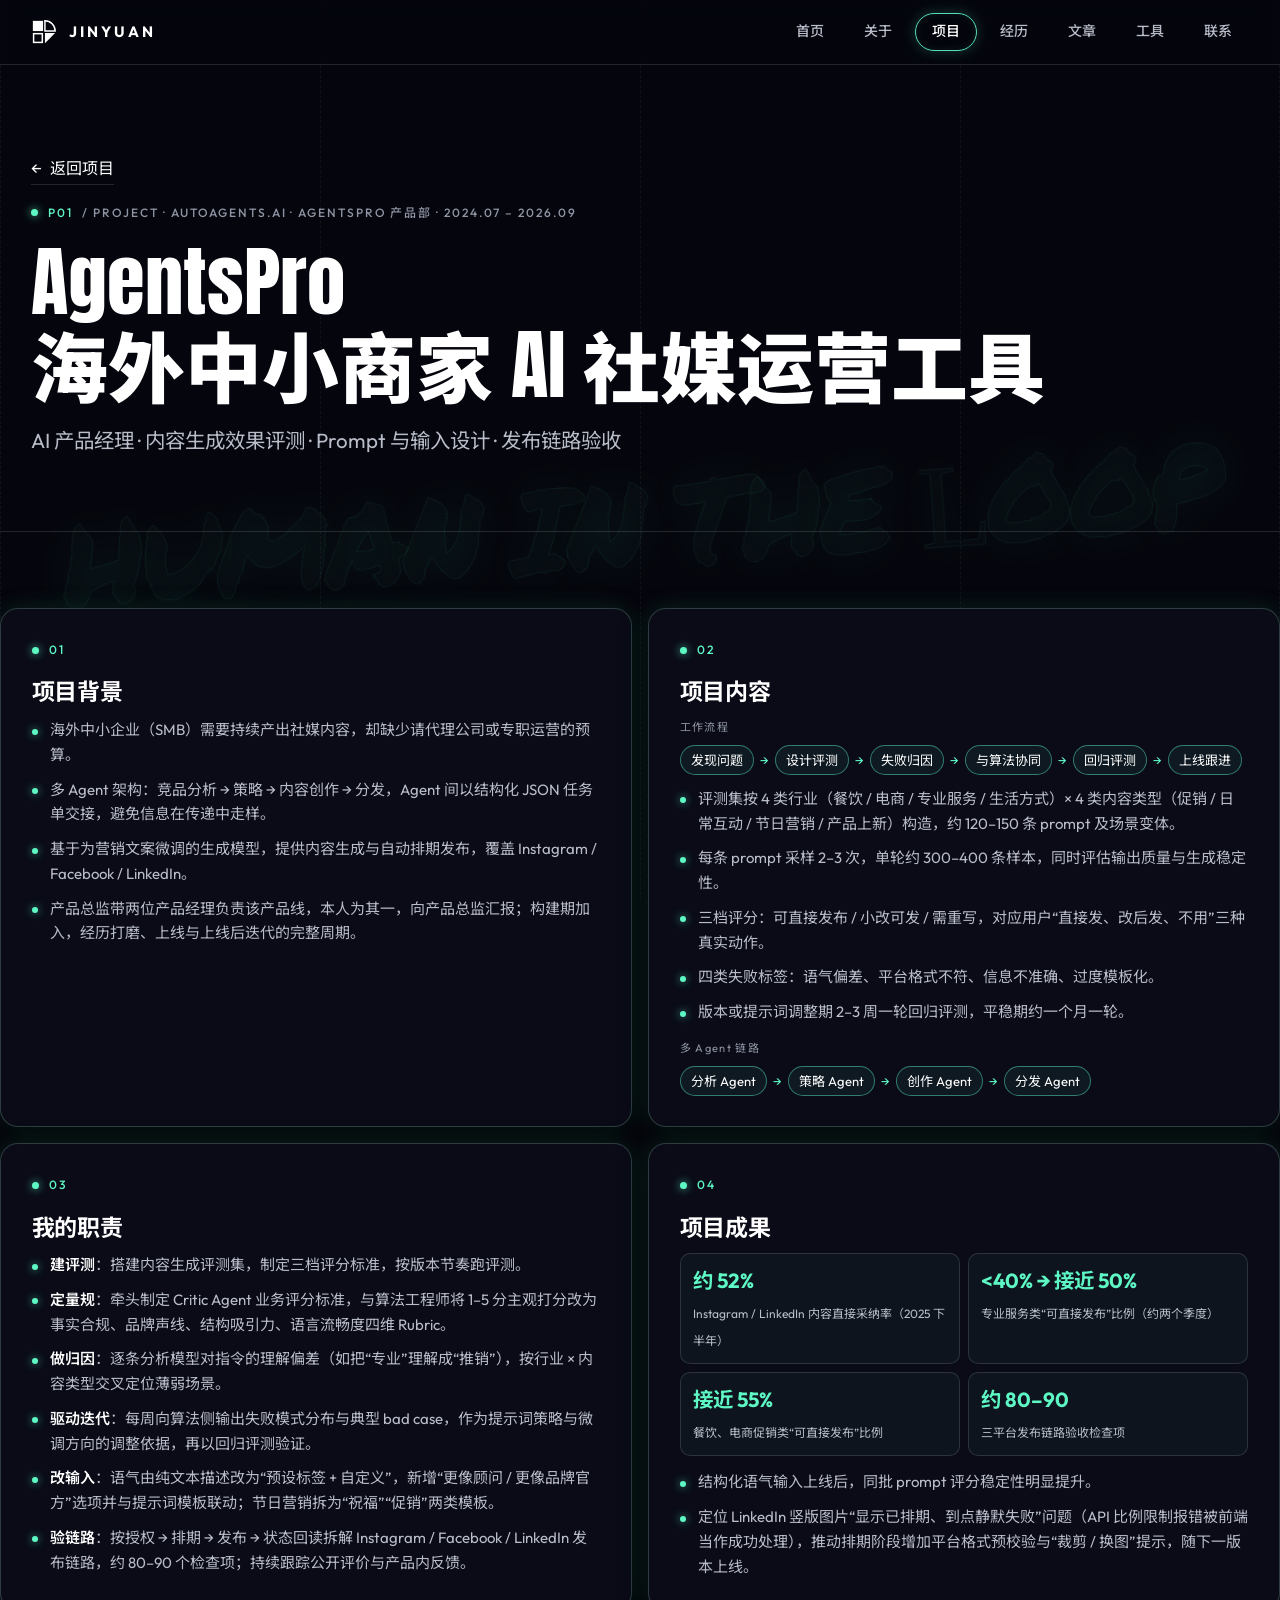
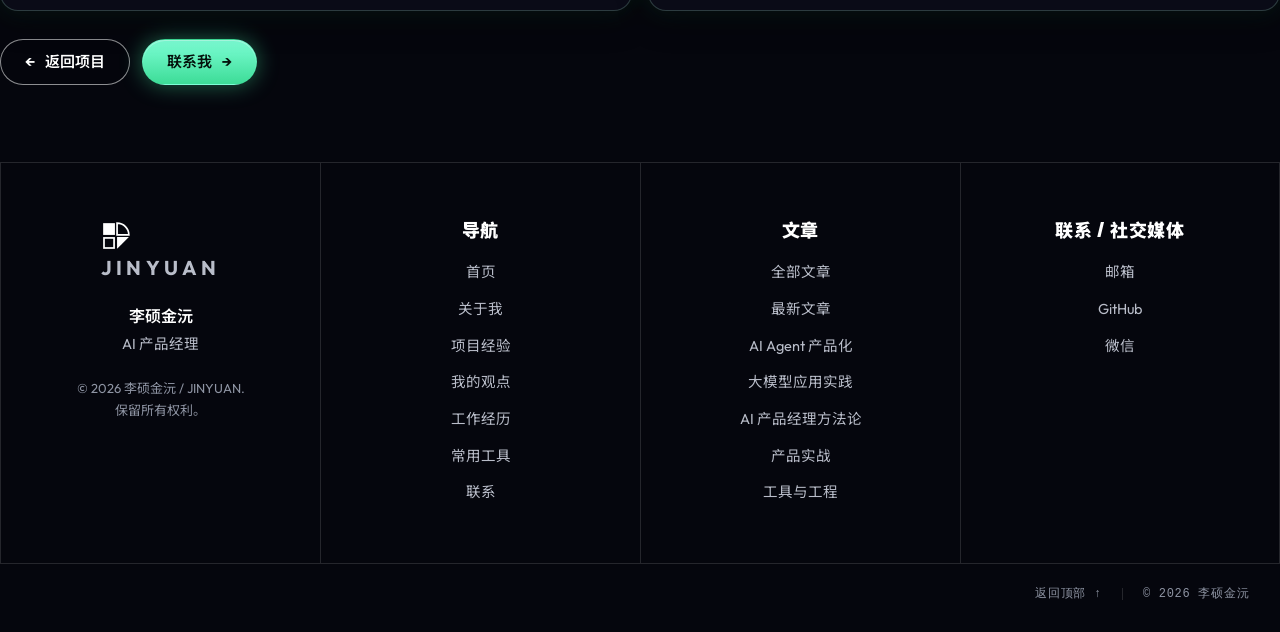
<file: project-agents-pro.html>
<!doctype html>
<html lang="zh-Hans">
<head>
<meta charset="utf-8">
<meta name="viewport" content="width=device-width, initial-scale=1">
<title>AgentsPro · 面向海外中小商家的 AI 社媒运营工具｜JINYUAN｜AI 产品与智能体验</title>
<meta name="description" content="AgentsPro（AutoAgents.ai · 2024.07–2026.09）：面向海外中小商家的 AI 社媒运营工具。项目背景、项目内容、我的职责与项目成果。">
<meta name="theme-color" content="#05060d">
<meta name="color-scheme" content="dark">
<meta property="og:type" content="website">
<meta property="og:site_name" content="JINYUAN｜AI 产品与智能体验">
<meta property="og:title" content="AgentsPro · 面向海外中小商家的 AI 社媒运营工具｜JINYUAN">
<meta property="og:description" content="AgentsPro（AutoAgents.ai · 2024.07–2026.09）：面向海外中小商家的 AI 社媒运营工具。项目背景、项目内容、我的职责与项目成果。">
<meta property="og:locale" content="zh_CN">
<!-- For a real deployment make og:image / og:url absolute, e.g. https://your-domain.com/assets/og.jpg -->
<meta property="og:image" content="assets/og.jpg">
<meta name="twitter:card" content="summary_large_image">
<link rel="icon" href="data:image/svg+xml,%3Csvg xmlns='http://www.w3.org/2000/svg' viewBox='0 0 28 28'%3E%3Crect width='28' height='28' fill='%23000'/%3E%3Crect x='3' y='3' width='10' height='10' fill='%23fff'/%3E%3Cpath d='M15 13V3a10 10 0 0 1 10 10z' fill='none' stroke='%23fff' stroke-width='1.6'/%3E%3Crect x='3.8' y='15.8' width='8.4' height='8.4' fill='none' stroke='%23fff' stroke-width='1.6'/%3E%3Cpath d='M15 25V15h10z' fill='%237fa38f'/%3E%3C/svg%3E">
<link rel="preconnect" href="https://fonts.googleapis.com">
<link rel="preconnect" href="https://fonts.gstatic.com" crossorigin>
<link rel="stylesheet" href="https://fonts.googleapis.com/css2?family=Anton&family=Outfit:wght@400;500;600;700&family=Noto+Sans+SC:wght@500;700;900&display=swap">
<link rel="stylesheet" href="css/style.css?v=20">
<script>document.documentElement.classList.add('js')</script>
<script type="application/ld+json">{"@context": "https://schema.org", "@type": "Person", "name": "李硕金沅", "alternateName": "JINYUAN", "jobTitle": "AI 产品经理", "description": "李硕金沅（JINYUAN）｜AI 产品经理。专注于人工智能产品、用户体验与商业化创新，关注 AI 产品设计、智能体、生成式 AI、用户需求与技术落地。", "inLanguage": "zh-Hans", "knowsAbout": ["AI 产品管理", "生成式 AI", "AI Agent", "用户体验"], "sameAs": ["https://github.com/Uashodauw"]}</script>
</head>
<body id="top">
<a class="skip" href="#main">跳到主要内容</a>
<div class="guides" aria-hidden="true"><div><span></span><span></span><span></span><span></span></div></div>
<header class="site-header">
 <div class="wrap"><div class="nav-inner">
  <a class="logo" href="index.html" aria-label="JINYUAN 首页"><svg viewBox="0 0 28 28" fill="none" aria-hidden="true" focusable="false"><rect x="2" y="2" width="11" height="11" fill="currentColor"/><path d="M15 13V2a11 11 0 0 1 11 11z" stroke="currentColor" stroke-width="1.6"/><rect x="2.8" y="15.8" width="9.4" height="9.4" stroke="currentColor" stroke-width="1.6"/><path d="M15 26V15h11z" fill="currentColor"/></svg><span class="wm">JINYUAN</span></a>
  <nav aria-label="主导航"><ul class="nav-links" id="nav-links"><li><a href="index.html">首页</a></li><li><a href="about.html">关于</a></li><li><a href="projects.html" aria-current="page">项目</a></li><li><a href="experience.html">经历</a></li><li><a href="articles.html">文章</a></li><li><a href="tools.html">工具</a></li><li><a href="contact.html">联系</a></li></ul></nav>
  <button class="nav-toggle" type="button" aria-expanded="false" aria-controls="nav-links" aria-label="打开菜单"><span></span></button>
 </div></div>
 <div class="progress" aria-hidden="true"></div>
</header>
<main id="main">
 <section class="page-head" aria-labelledby="page-t"><div class="wrap"><div class="cell">
  <p class="pd-back"><a class="link-arrow" href="projects.html"><span aria-hidden="true">←</span> 返回项目</a></p>
  <p class="label"><b>P01</b> / PROJECT · AutoAgents.ai · AgentsPro 产品部 · 2024.07 – 2026.09</p><h1 id="page-t" class="h-zz"><span class="nb" style="text-transform:none">AgentsPro</span><br><span class="nb">海外中小商家</span> <span class="nb">AI 社媒运营工具</span></h1>
  <p class="lead">AI 产品经理 · 内容生成效果评测 · Prompt 与输入设计 · 发布链路验收</p></div></div></section>
 <section class="sec" style="border-top:0" aria-label="项目详情"><div class="wrap"><div class="pd-grid">
  <article class="project pd-card reveal"><div class="project-body"><p class="label"><b>01</b></p><h2>项目背景</h2><ul class="pd-list"><li>海外中小企业（SMB）需要持续产出社媒内容，却缺少请代理公司或专职运营的预算。</li><li>多 Agent 架构：竞品分析 → 策略 → 内容创作 → 分发，Agent 间以结构化 JSON 任务单交接，避免信息在传递中走样。</li><li>基于为营销文案微调的生成模型，提供内容生成与自动排期发布，覆盖 Instagram / Facebook / LinkedIn。</li><li>产品总监带两位产品经理负责该产品线，本人为其一，向产品总监汇报；构建期加入，经历打磨、上线与上线后迭代的完整周期。</li></ul></div></article>
  <article class="project pd-card reveal"><div class="project-body"><p class="label"><b>02</b></p><h2>项目内容</h2><p class="pd-flow"><em>工作流程</em><span>发现问题</span><i aria-hidden="true">→</i><span>设计评测</span><i aria-hidden="true">→</i><span>失败归因</span><i aria-hidden="true">→</i><span>与算法协同</span><i aria-hidden="true">→</i><span>回归评测</span><i aria-hidden="true">→</i><span>上线跟进</span></p><ul class="pd-list"><li>评测集按 4 类行业（餐饮 / 电商 / 专业服务 / 生活方式）× 4 类内容类型（促销 / 日常互动 / 节日营销 / 产品上新）构造，约 120–150 条 prompt 及场景变体。</li><li>每条 prompt 采样 2–3 次，单轮约 300–400 条样本，同时评估输出质量与生成稳定性。</li><li>三档评分：可直接发布 / 小改可发 / 需重写，对应用户“直接发、改后发、不用”三种真实动作。</li><li>四类失败标签：语气偏差、平台格式不符、信息不准确、过度模板化。</li><li>版本或提示词调整期 2–3 周一轮回归评测，平稳期约一个月一轮。</li></ul><p class="pd-flow"><em>多 Agent 链路</em><span>分析 Agent</span><i aria-hidden="true">→</i><span>策略 Agent</span><i aria-hidden="true">→</i><span>创作 Agent</span><i aria-hidden="true">→</i><span>分发 Agent</span></p></div></article>
  <article class="project pd-card reveal"><div class="project-body"><p class="label"><b>03</b></p><h2>我的职责</h2><ul class="pd-list"><li><b>建评测</b>：搭建内容生成评测集，制定三档评分标准，按版本节奏跑评测。</li><li><b>定量规</b>：牵头制定 Critic Agent 业务评分标准，与算法工程师将 1–5 分主观打分改为事实合规、品牌声线、结构吸引力、语言流畅度四维 Rubric。</li><li><b>做归因</b>：逐条分析模型对指令的理解偏差（如把“专业”理解成“推销”），按行业 × 内容类型交叉定位薄弱场景。</li><li><b>驱动迭代</b>：每周向算法侧输出失败模式分布与典型 bad case，作为提示词策略与微调方向的调整依据，再以回归评测验证。</li><li><b>改输入</b>：语气由纯文本描述改为“预设标签 + 自定义”，新增“更像顾问 / 更像品牌官方”选项并与提示词模板联动；节日营销拆为“祝福”“促销”两类模板。</li><li><b>验链路</b>：按授权 → 排期 → 发布 → 状态回读拆解 Instagram / Facebook / LinkedIn 发布链路，约 80–90 个检查项；持续跟踪公开评价与产品内反馈。</li></ul></div></article>
  <article class="project pd-card reveal"><div class="project-body"><p class="label"><b>04</b></p><h2>项目成果</h2><div class="pd-stats pd-stats-2"><div><b>约 52%</b><span>Instagram / LinkedIn 内容直接采纳率（2025 下半年）</span></div><div><b>&lt;40% → 接近 50%</b><span>专业服务类“可直接发布”比例（约两个季度）</span></div><div><b>接近 55%</b><span>餐饮、电商促销类“可直接发布”比例</span></div><div><b>约 80–90</b><span>三平台发布链路验收检查项</span></div></div><ul class="pd-list"><li>结构化语气输入上线后，同批 prompt 评分稳定性明显提升。</li><li>定位 LinkedIn 竖版图片“显示已排期、到点静默失败”问题（API 比例限制报错被前端当作成功处理），推动排期阶段增加平台格式预校验与“裁剪 / 换图”提示，随下一版本上线。</li></ul></div></article>
  </div>
  <p class="pd-foot"><a class="btn btn-ghost" href="projects.html"><span aria-hidden="true">←</span> 返回项目</a> <a class="btn btn-primary" href="contact.html">联系我 <span class="arr" aria-hidden="true">→</span></a></p>
 </div></section>
</main>
<footer class="site-footer">
 <div class="wrap">
  <div class="foot-cols">
   <div class="fcol">
    <a class="logo" href="index.html" aria-label="JINYUAN 首页"><svg viewBox="0 0 28 28" fill="none" aria-hidden="true" focusable="false"><rect x="2" y="2" width="11" height="11" fill="currentColor"/><path d="M15 13V2a11 11 0 0 1 11 11z" stroke="currentColor" stroke-width="1.6"/><rect x="2.8" y="15.8" width="9.4" height="9.4" stroke="currentColor" stroke-width="1.6"/><path d="M15 26V15h11z" fill="currentColor"/></svg><span class="wm">JINYUAN</span></a>
    <p class="name">李硕金沅</p>
    <p class="tagline">AI 产品经理</p>
    <p class="copy-r">© <span id="year">2026</span> 李硕金沅 / JINYUAN.<br>保留所有权利。</p>
   </div>
   <nav class="fcol" aria-label="站点导航"><h2>导航</h2><ul>
    <li><a href="index.html">首页</a></li><li><a href="about.html">关于我</a></li><li><a href="projects.html">项目经验</a></li>
    <li><a href="about.html#opinions">我的观点</a></li><li><a href="experience.html">工作经历</a></li><li><a href="tools.html">常用工具</a></li><li><a href="contact.html">联系</a></li></ul></nav>
   <nav class="fcol" aria-label="文章链接"><h2>文章</h2><ul>
    <li><a href="articles.html">全部文章</a></li><li><a href="article.html?slug=gemini-4-argon-multimodal-review">最新文章</a></li>
    <li><a href="articles.html?cat=AI%20Agent%20%E4%BA%A7%E5%93%81%E5%8C%96">AI Agent 产品化</a></li><li><a href="articles.html?cat=%E5%A4%A7%E6%A8%A1%E5%9E%8B%E5%BA%94%E7%94%A8%E5%AE%9E%E8%B7%B5">大模型应用实践</a></li><li><a href="articles.html?cat=AI%20%E4%BA%A7%E5%93%81%E7%BB%8F%E7%90%86%E6%96%B9%E6%B3%95%E8%AE%BA">AI 产品经理方法论</a></li><li><a href="articles.html?cat=%E4%BA%A7%E5%93%81%E5%AE%9E%E6%88%98">产品实战</a></li><li><a href="articles.html?cat=%E5%B7%A5%E5%85%B7%E4%B8%8E%E5%B7%A5%E7%A8%8B">工具与工程</a></li></ul></nav>
   <nav class="fcol" aria-label="联系与社交媒体"><h2>联系 / 社交媒体</h2><ul>
    <li><a href="mailto:shuojinyuanli@gmail.com">邮箱</a></li><li><a href="https://github.com/Uashodauw" target="_blank" rel="noopener noreferrer">GitHub</a></li>
    <li><a href="contact.html#wechat">微信</a></li></ul></nav>
  </div>
  <div class="foot-art">
   <picture><source type="image/webp" srcset="assets/footer-art.webp"><img src="assets/footer-art.jpg" alt="黑白蚀刻版画风格的沙漠沙丘与远处高原，右侧渐隐入黑色背景" width="660" height="590" loading="lazy" decoding="async"></picture>
   <div class="foot-bar"><a href="#top">返回顶部 ↑</a><span class="sep"></span><span>© 2026 李硕金沅</span></div>
  </div>
 </div>
</footer>
<script src="js/main.js?v=8" defer></script>
<script src="js/router.js?v=2" defer></script>
<script src="js/cursor.js?v=1" defer></script>
</body>
</html>
</file>
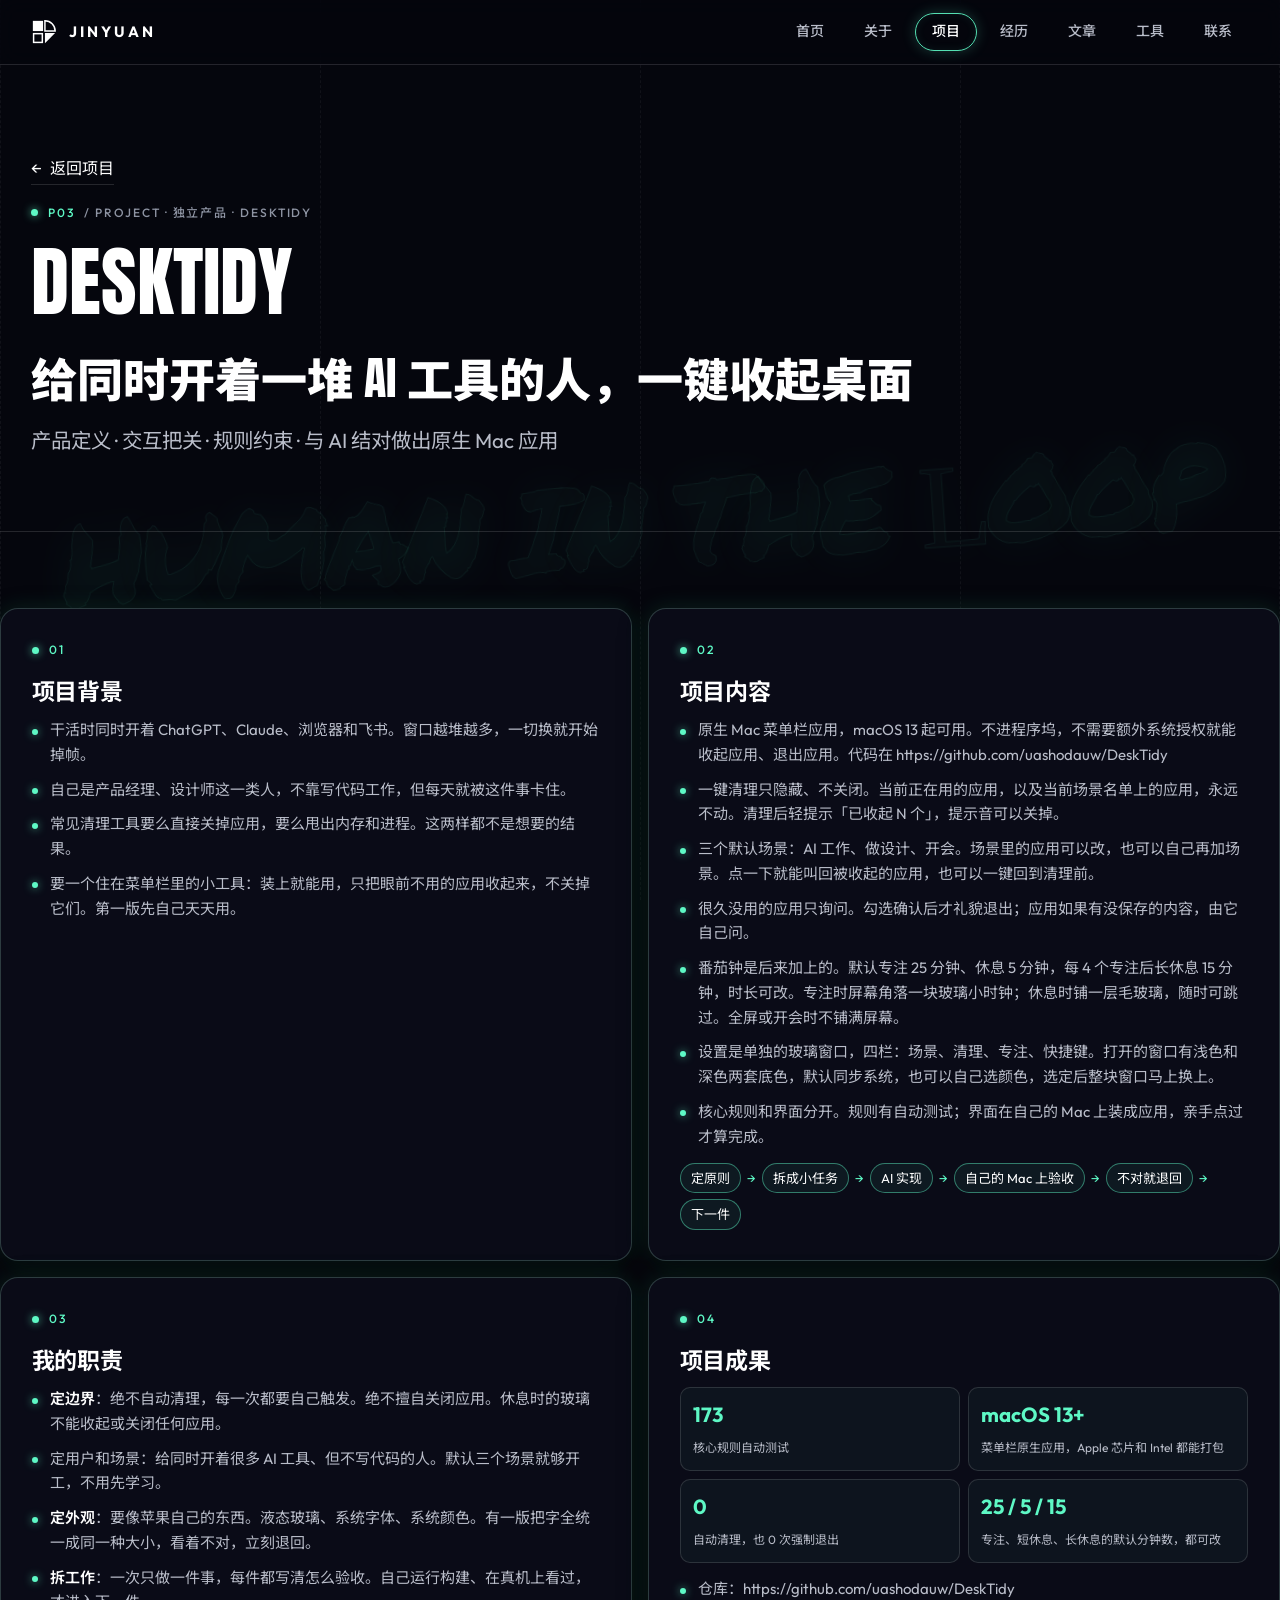
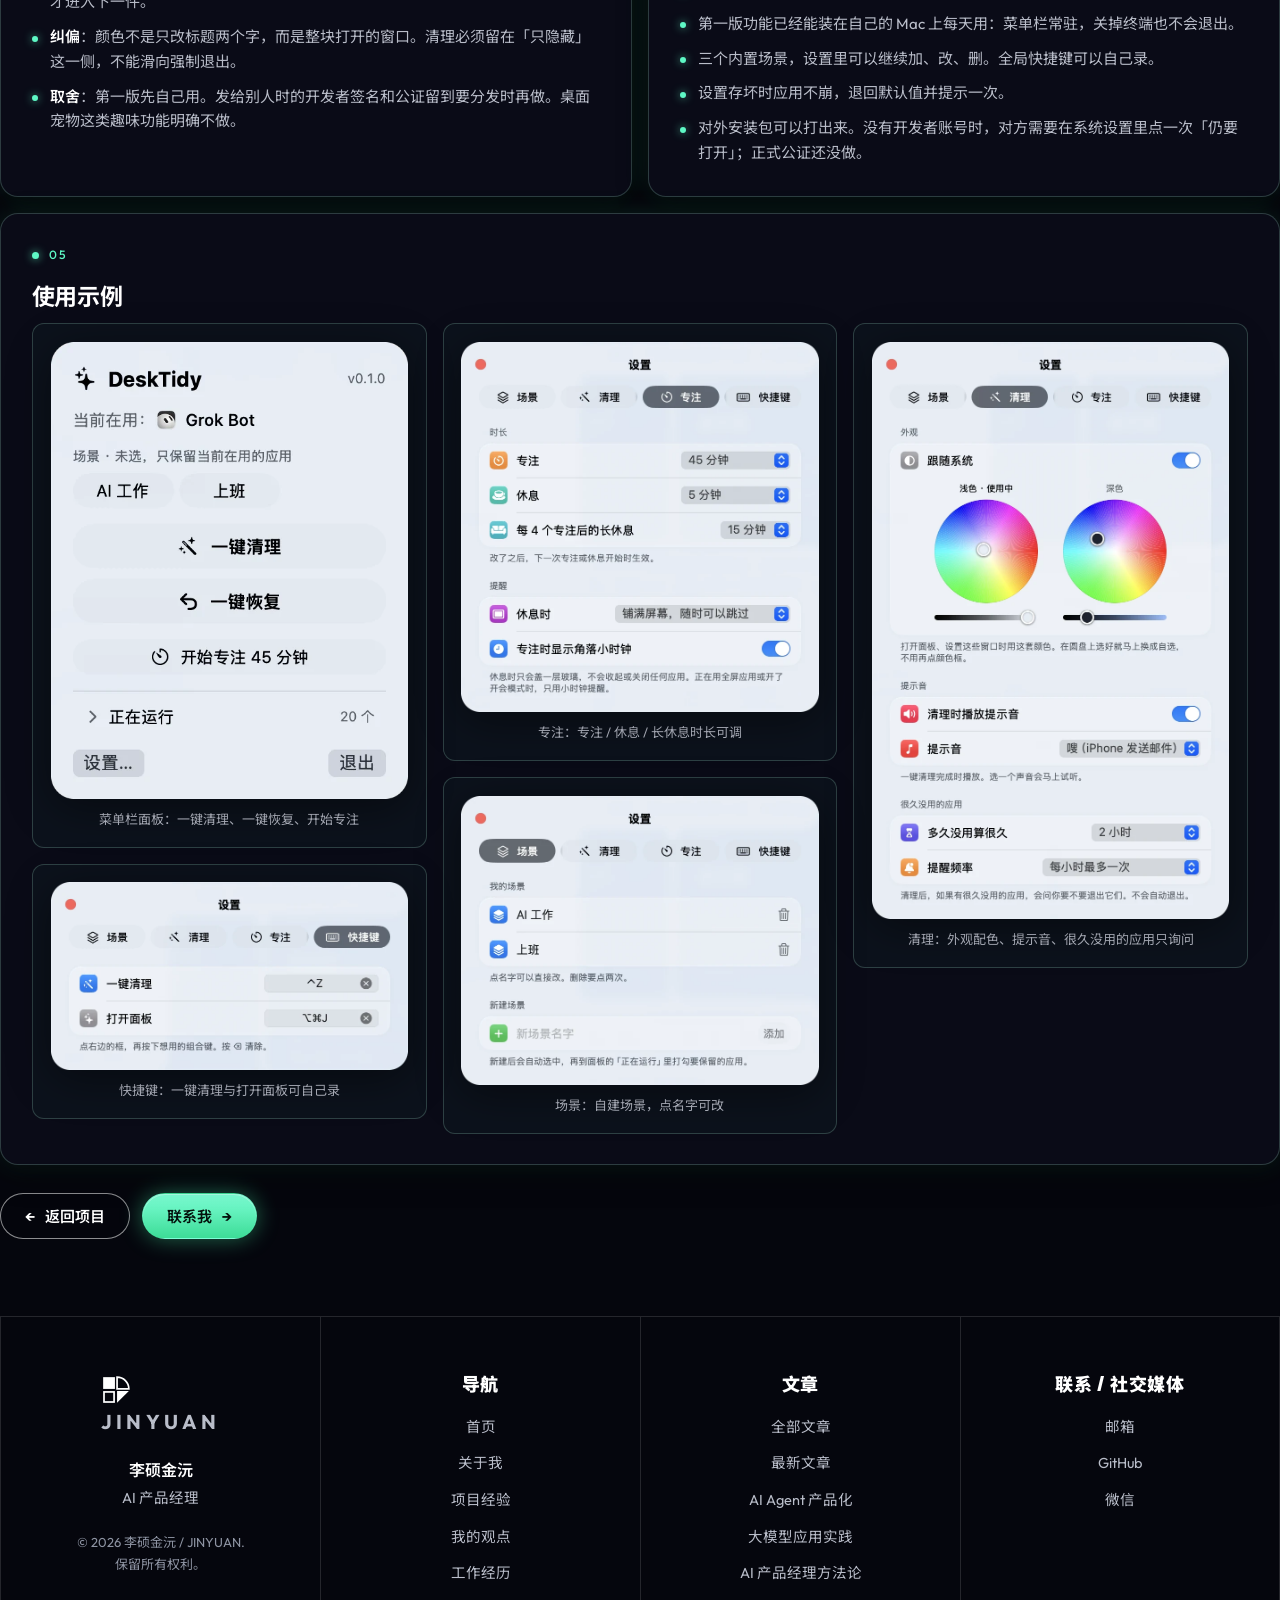
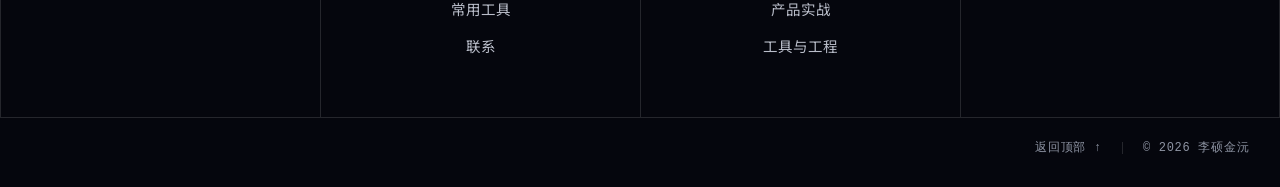
<file: project-desktidy.html>
<!doctype html>
<html lang="zh-Hans">
<head>
<meta charset="utf-8">
<meta name="viewport" content="width=device-width, initial-scale=1">
<title>DeskTidy｜JINYUAN｜AI 产品与智能体验</title>
<meta name="description" content="DeskTidy（独立产品 · Vibe Coding 原生 Mac 菜单栏应用）：项目背景、项目内容、我的职责与项目成果。">
<meta name="theme-color" content="#05060d">
<meta name="color-scheme" content="dark">
<meta property="og:type" content="website">
<meta property="og:site_name" content="JINYUAN｜AI 产品与智能体验">
<meta property="og:title" content="DeskTidy｜JINYUAN">
<meta property="og:description" content="DeskTidy（独立产品 · Vibe Coding 原生 Mac 菜单栏应用）：项目背景、项目内容、我的职责与项目成果。">
<meta property="og:locale" content="zh_CN">
<!-- For a real deployment make og:image / og:url absolute, e.g. https://your-domain.com/assets/og.jpg -->
<meta property="og:image" content="assets/og.jpg">
<meta name="twitter:card" content="summary_large_image">
<link rel="icon" href="data:image/svg+xml,%3Csvg xmlns='http://www.w3.org/2000/svg' viewBox='0 0 28 28'%3E%3Crect width='28' height='28' fill='%23000'/%3E%3Crect x='3' y='3' width='10' height='10' fill='%23fff'/%3E%3Cpath d='M15 13V3a10 10 0 0 1 10 10z' fill='none' stroke='%23fff' stroke-width='1.6'/%3E%3Crect x='3.8' y='15.8' width='8.4' height='8.4' fill='none' stroke='%23fff' stroke-width='1.6'/%3E%3Cpath d='M15 25V15h10z' fill='%237fa38f'/%3E%3C/svg%3E">
<link rel="preconnect" href="https://fonts.googleapis.com">
<link rel="preconnect" href="https://fonts.gstatic.com" crossorigin>
<link rel="stylesheet" href="https://fonts.googleapis.com/css2?family=Anton&family=Outfit:wght@400;500;600;700&family=Noto+Sans+SC:wght@500;700;900&display=swap">
<link rel="stylesheet" href="css/style.css?v=20">
<script>document.documentElement.classList.add('js')</script>
<script type="application/ld+json">{"@context": "https://schema.org", "@type": "Person", "name": "李硕金沅", "alternateName": "JINYUAN", "jobTitle": "AI 产品经理", "description": "李硕金沅（JINYUAN）｜AI 产品经理。专注于人工智能产品、用户体验与商业化创新，关注 AI 产品设计、智能体、生成式 AI、用户需求与技术落地。", "inLanguage": "zh-Hans", "knowsAbout": ["AI 产品管理", "生成式 AI", "AI Agent", "用户体验"], "sameAs": ["https://github.com/Uashodauw"]}</script>
</head>
<body id="top">
<a class="skip" href="#main">跳到主要内容</a>
<div class="guides" aria-hidden="true"><div><span></span><span></span><span></span><span></span></div></div>
<header class="site-header">
 <div class="wrap"><div class="nav-inner">
  <a class="logo" href="index.html" aria-label="JINYUAN 首页"><svg viewBox="0 0 28 28" fill="none" aria-hidden="true" focusable="false"><rect x="2" y="2" width="11" height="11" fill="currentColor"/><path d="M15 13V2a11 11 0 0 1 11 11z" stroke="currentColor" stroke-width="1.6"/><rect x="2.8" y="15.8" width="9.4" height="9.4" stroke="currentColor" stroke-width="1.6"/><path d="M15 26V15h11z" fill="currentColor"/></svg><span class="wm">JINYUAN</span></a>
  <nav aria-label="主导航"><ul class="nav-links" id="nav-links"><li><a href="index.html">首页</a></li><li><a href="about.html">关于</a></li><li><a href="projects.html" aria-current="page">项目</a></li><li><a href="experience.html">经历</a></li><li><a href="articles.html">文章</a></li><li><a href="tools.html">工具</a></li><li><a href="contact.html">联系</a></li></ul></nav>
  <button class="nav-toggle" type="button" aria-expanded="false" aria-controls="nav-links" aria-label="打开菜单"><span></span></button>
 </div></div>
 <div class="progress" aria-hidden="true"></div>
</header>
<main id="main">
 <section class="page-head" aria-labelledby="page-t"><div class="wrap"><div class="cell">
  <p class="pd-back"><a class="link-arrow" href="projects.html"><span aria-hidden="true">←</span> 返回项目</a></p>
  <p class="label"><b>P03</b> / PROJECT · 独立产品 · DeskTidy</p><h1 id="page-t" class="h-zz"><span class="nb">DeskTidy</span><br><span class="nb" style="font-size:.6em;line-height:1.25">给同时开着一堆 AI 工具的人，一键收起桌面</span></h1>
  <p class="lead">产品定义 · 交互把关 · 规则约束 · 与 AI 结对做出原生 Mac 应用</p></div></div></section>
 <section class="sec" style="border-top:0" aria-label="项目详情"><div class="wrap"><div class="pd-grid">
  <article class="project pd-card reveal"><div class="project-body"><p class="label"><b>01</b></p><h2>项目背景</h2><ul class="pd-list"><li>干活时同时开着 ChatGPT、Claude、浏览器和飞书。窗口越堆越多，一切换就开始掉帧。</li><li>自己是产品经理、设计师这一类人，不靠写代码工作，但每天就被这件事卡住。</li><li>常见清理工具要么直接关掉应用，要么甩出内存和进程。这两样都不是想要的结果。</li><li>要一个住在菜单栏里的小工具：装上就能用，只把眼前不用的应用收起来，不关掉它们。第一版先自己天天用。</li></ul></div></article>
  <article class="project pd-card reveal"><div class="project-body"><p class="label"><b>02</b></p><h2>项目内容</h2><ul class="pd-list"><li>原生 Mac 菜单栏应用，macOS 13 起可用。不进程序坞，不需要额外系统授权就能收起应用、退出应用。代码在 <a href="https://github.com/uashodauw/DeskTidy" target="_blank" rel="noopener">https://github.com/uashodauw/DeskTidy</a></li><li>一键清理只隐藏、不关闭。当前正在用的应用，以及当前场景名单上的应用，永远不动。清理后轻提示「已收起 N 个」，提示音可以关掉。</li><li>三个默认场景：AI 工作、做设计、开会。场景里的应用可以改，也可以自己再加场景。点一下就能叫回被收起的应用，也可以一键回到清理前。</li><li>很久没用的应用只询问。勾选确认后才礼貌退出；应用如果有没保存的内容，由它自己问。</li><li>番茄钟是后来加上的。默认专注 25 分钟、休息 5 分钟，每 4 个专注后长休息 15 分钟，时长可改。专注时屏幕角落一块玻璃小时钟；休息时铺一层毛玻璃，随时可跳过。全屏或开会时不铺满屏幕。</li><li>设置是单独的玻璃窗口，四栏：场景、清理、专注、快捷键。打开的窗口有浅色和深色两套底色，默认同步系统，也可以自己选颜色，选定后整块窗口马上换上。</li><li>核心规则和界面分开。规则有自动测试；界面在自己的 Mac 上装成应用，亲手点过才算完成。</li></ul><p class="pd-flow" aria-label="定原则、拆成小任务、AI 实现、自己的 Mac 上验收、不对就退回、下一件"><span>定原则</span><i aria-hidden="true">→</i><span>拆成小任务</span><i aria-hidden="true">→</i><span>AI 实现</span><i aria-hidden="true">→</i><span>自己的 Mac 上验收</span><i aria-hidden="true">→</i><span>不对就退回</span><i aria-hidden="true">→</i><span>下一件</span></p></div></article>
  <article class="project pd-card reveal"><div class="project-body"><p class="label"><b>03</b></p><h2>我的职责</h2><ul class="pd-list"><li><b>定边界</b>：绝不自动清理，每一次都要自己触发。绝不擅自关闭应用。休息时的玻璃不能收起或关闭任何应用。</li><li>定用户和场景：给同时开着很多 AI 工具、但不写代码的人。默认三个场景就够开工，不用先学习。</li><li><b>定外观</b>：要像苹果自己的东西。液态玻璃、系统字体、系统颜色。有一版把字全统一成同一种大小，看着不对，立刻退回。</li><li><b>拆工作</b>：一次只做一件事，每件都写清怎么验收。自己运行构建、在真机上看过，才进入下一件。</li><li><b>纠偏</b>：颜色不是只改标题两个字，而是整块打开的窗口。清理必须留在「只隐藏」这一侧，不能滑向强制退出。</li><li><b>取舍</b>：第一版先自己用。发给别人时的开发者签名和公证留到要分发时再做。桌面宠物这类趣味功能明确不做。</li></ul></div></article>
  <article class="project pd-card reveal"><div class="project-body"><p class="label"><b>04</b></p><h2>项目成果</h2><div class="pd-stats pd-stats-2"><div><b>173</b><span>核心规则自动测试</span></div><div><b>macOS 13+</b><span>菜单栏原生应用，Apple 芯片和 Intel 都能打包</span></div><div><b>0</b><span>自动清理，也 0 次强制退出</span></div><div><b>25 / 5 / 15</b><span>专注、短休息、长休息的默认分钟数，都可改</span></div></div><ul class="pd-list"><li>仓库：<a href="https://github.com/uashodauw/DeskTidy" target="_blank" rel="noopener">https://github.com/uashodauw/DeskTidy</a></li><li>第一版功能已经能装在自己的 Mac 上每天用：菜单栏常驻，关掉终端也不会退出。</li><li>三个内置场景，设置里可以继续加、改、删。全局快捷键可以自己录。</li><li>设置存坏时应用不崩，退回默认值并提示一次。</li><li>对外安装包可以打出来。没有开发者账号时，对方需要在系统设置里点一次「仍要打开」；正式公证还没做。</li></ul></div></article>
  </div>
  <article class="project pd-card dt-ex-card reveal" aria-labelledby="dt-ex-t"><div class="project-body"><p class="label"><b>05</b></p><h2 id="dt-ex-t">使用示例</h2><div class="dt-ex"><div class="dt-col"><figure class="dt-fig" style="--o:1"><img src="assets/desktidy/1-panel.webp" alt="DeskTidy 菜单栏面板截图：当前在用 Grok Bot，场景 AI 工作、上班，一键清理、一键恢复、开始专注 45 分钟按钮，正在运行 20 个应用" width="520" height="665" loading="lazy" decoding="async"><figcaption>菜单栏面板：一键清理、一键恢复、开始专注</figcaption></figure><figure class="dt-fig" style="--o:5"><img src="assets/desktidy/5-shortcuts.webp" alt="DeskTidy 设置窗口快捷键页截图：一键清理 ⌃Z，打开面板 ⌥⌘J" width="800" height="421" loading="lazy" decoding="async"><figcaption>快捷键：一键清理与打开面板可自己录</figcaption></figure></div><div class="dt-col"><figure class="dt-fig" style="--o:2"><img src="assets/desktidy/2-focus.webp" alt="DeskTidy 设置窗口专注页截图：专注 45 分钟、休息 5 分钟、每 4 个专注后长休息 15 分钟，以及休息时提醒方式" width="800" height="829" loading="lazy" decoding="async"><figcaption>专注：专注 / 休息 / 长休息时长可调</figcaption></figure><figure class="dt-fig" style="--o:3"><img src="assets/desktidy/3-scenes.webp" alt="DeskTidy 设置窗口场景页截图：我的场景 AI 工作、上班，可新建场景" width="800" height="647" loading="lazy" decoding="async"><figcaption>场景：自建场景，点名字可改</figcaption></figure></div><div class="dt-col"><figure class="dt-fig" style="--o:4"><img src="assets/desktidy/4-clean.webp" alt="DeskTidy 设置窗口清理页截图：外观浅色与深色配色圆盘、清理提示音、很久没用的应用提醒设置" width="800" height="1293" loading="lazy" decoding="async"><figcaption>清理：外观配色、提示音、很久没用的应用只询问</figcaption></figure></div></div></div></article>
  <p class="pd-foot"><a class="btn btn-ghost" href="projects.html"><span aria-hidden="true">←</span> 返回项目</a> <a class="btn btn-primary" href="contact.html">联系我 <span class="arr" aria-hidden="true">→</span></a></p>
 </div></section>
</main>
<footer class="site-footer">
 <div class="wrap">
  <div class="foot-cols">
   <div class="fcol">
    <a class="logo" href="index.html" aria-label="JINYUAN 首页"><svg viewBox="0 0 28 28" fill="none" aria-hidden="true" focusable="false"><rect x="2" y="2" width="11" height="11" fill="currentColor"/><path d="M15 13V2a11 11 0 0 1 11 11z" stroke="currentColor" stroke-width="1.6"/><rect x="2.8" y="15.8" width="9.4" height="9.4" stroke="currentColor" stroke-width="1.6"/><path d="M15 26V15h11z" fill="currentColor"/></svg><span class="wm">JINYUAN</span></a>
    <p class="name">李硕金沅</p>
    <p class="tagline">AI 产品经理</p>
    <p class="copy-r">© <span id="year">2026</span> 李硕金沅 / JINYUAN.<br>保留所有权利。</p>
   </div>
   <nav class="fcol" aria-label="站点导航"><h2>导航</h2><ul>
    <li><a href="index.html">首页</a></li><li><a href="about.html">关于我</a></li><li><a href="projects.html">项目经验</a></li>
    <li><a href="about.html#opinions">我的观点</a></li><li><a href="experience.html">工作经历</a></li><li><a href="tools.html">常用工具</a></li><li><a href="contact.html">联系</a></li></ul></nav>
   <nav class="fcol" aria-label="文章链接"><h2>文章</h2><ul>
    <li><a href="articles.html">全部文章</a></li><li><a href="article.html?slug=gemini-4-argon-multimodal-review">最新文章</a></li>
    <li><a href="articles.html?cat=AI%20Agent%20%E4%BA%A7%E5%93%81%E5%8C%96">AI Agent 产品化</a></li><li><a href="articles.html?cat=%E5%A4%A7%E6%A8%A1%E5%9E%8B%E5%BA%94%E7%94%A8%E5%AE%9E%E8%B7%B5">大模型应用实践</a></li><li><a href="articles.html?cat=AI%20%E4%BA%A7%E5%93%81%E7%BB%8F%E7%90%86%E6%96%B9%E6%B3%95%E8%AE%BA">AI 产品经理方法论</a></li><li><a href="articles.html?cat=%E4%BA%A7%E5%93%81%E5%AE%9E%E6%88%98">产品实战</a></li><li><a href="articles.html?cat=%E5%B7%A5%E5%85%B7%E4%B8%8E%E5%B7%A5%E7%A8%8B">工具与工程</a></li></ul></nav>
   <nav class="fcol" aria-label="联系与社交媒体"><h2>联系 / 社交媒体</h2><ul>
    <li><a href="mailto:shuojinyuanli@gmail.com">邮箱</a></li><li><a href="https://github.com/Uashodauw" target="_blank" rel="noopener noreferrer">GitHub</a></li>
    <li><a href="contact.html#wechat">微信</a></li></ul></nav>
  </div>
  <div class="foot-art">
   <picture><source type="image/webp" srcset="assets/footer-art.webp"><img src="assets/footer-art.jpg" alt="黑白蚀刻版画风格的沙漠沙丘与远处高原，右侧渐隐入黑色背景" width="660" height="590" loading="lazy" decoding="async"></picture>
   <div class="foot-bar"><a href="#top">返回顶部 ↑</a><span class="sep"></span><span>© 2026 李硕金沅</span></div>
  </div>
 </div>
</footer>
<script src="js/main.js?v=8" defer></script>
<script src="js/router.js?v=2" defer></script>
<script src="js/cursor.js?v=1" defer></script>
</body>
</html>
</file>
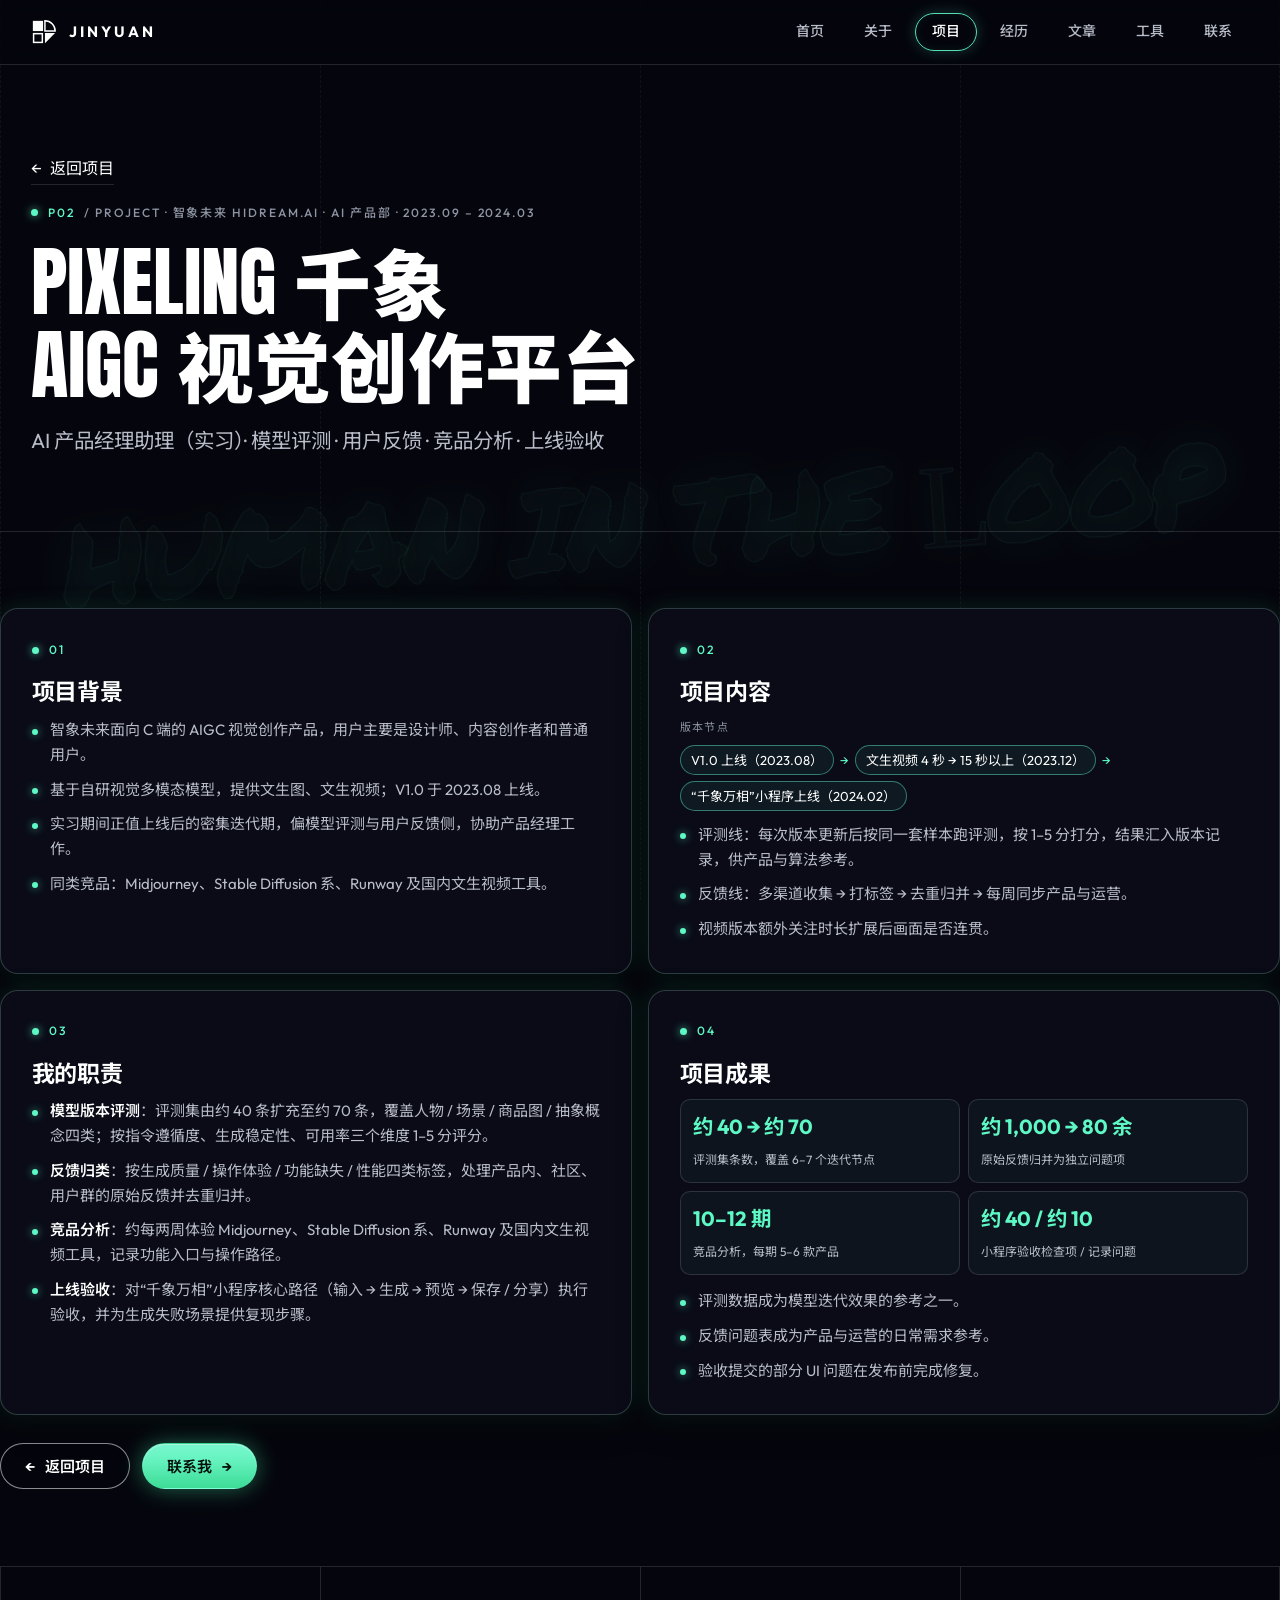
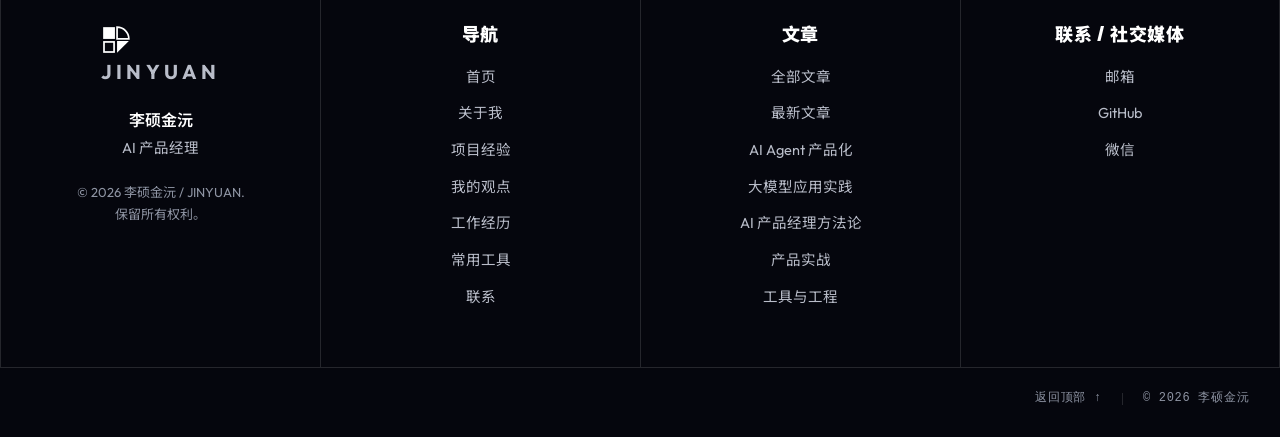
<file: project-pixeling.html>
<!doctype html>
<html lang="zh-Hans">
<head>
<meta charset="utf-8">
<meta name="viewport" content="width=device-width, initial-scale=1">
<title>Pixeling 千象 · AIGC 视觉创作平台｜JINYUAN｜AI 产品与智能体验</title>
<meta name="description" content="Pixeling 千象（智象未来 HiDream.ai · 2023.09–2024.03，实习）：AIGC 视觉创作平台。项目背景、项目内容、我的职责与项目成果。">
<meta name="theme-color" content="#05060d">
<meta name="color-scheme" content="dark">
<meta property="og:type" content="website">
<meta property="og:site_name" content="JINYUAN｜AI 产品与智能体验">
<meta property="og:title" content="Pixeling 千象 · AIGC 视觉创作平台｜JINYUAN">
<meta property="og:description" content="Pixeling 千象（智象未来 HiDream.ai · 2023.09–2024.03，实习）：AIGC 视觉创作平台。项目背景、项目内容、我的职责与项目成果。">
<meta property="og:locale" content="zh_CN">
<!-- For a real deployment make og:image / og:url absolute, e.g. https://your-domain.com/assets/og.jpg -->
<meta property="og:image" content="assets/og.jpg">
<meta name="twitter:card" content="summary_large_image">
<link rel="icon" href="data:image/svg+xml,%3Csvg xmlns='http://www.w3.org/2000/svg' viewBox='0 0 28 28'%3E%3Crect width='28' height='28' fill='%23000'/%3E%3Crect x='3' y='3' width='10' height='10' fill='%23fff'/%3E%3Cpath d='M15 13V3a10 10 0 0 1 10 10z' fill='none' stroke='%23fff' stroke-width='1.6'/%3E%3Crect x='3.8' y='15.8' width='8.4' height='8.4' fill='none' stroke='%23fff' stroke-width='1.6'/%3E%3Cpath d='M15 25V15h10z' fill='%237fa38f'/%3E%3C/svg%3E">
<link rel="preconnect" href="https://fonts.googleapis.com">
<link rel="preconnect" href="https://fonts.gstatic.com" crossorigin>
<link rel="stylesheet" href="https://fonts.googleapis.com/css2?family=Anton&family=Outfit:wght@400;500;600;700&family=Noto+Sans+SC:wght@500;700;900&display=swap">
<link rel="stylesheet" href="css/style.css?v=20">
<script>document.documentElement.classList.add('js')</script>
<script type="application/ld+json">{"@context": "https://schema.org", "@type": "Person", "name": "李硕金沅", "alternateName": "JINYUAN", "jobTitle": "AI 产品经理", "description": "李硕金沅（JINYUAN）｜AI 产品经理。专注于人工智能产品、用户体验与商业化创新，关注 AI 产品设计、智能体、生成式 AI、用户需求与技术落地。", "inLanguage": "zh-Hans", "knowsAbout": ["AI 产品管理", "生成式 AI", "AI Agent", "用户体验"], "sameAs": ["https://github.com/Uashodauw"]}</script>
</head>
<body id="top">
<a class="skip" href="#main">跳到主要内容</a>
<div class="guides" aria-hidden="true"><div><span></span><span></span><span></span><span></span></div></div>
<header class="site-header">
 <div class="wrap"><div class="nav-inner">
  <a class="logo" href="index.html" aria-label="JINYUAN 首页"><svg viewBox="0 0 28 28" fill="none" aria-hidden="true" focusable="false"><rect x="2" y="2" width="11" height="11" fill="currentColor"/><path d="M15 13V2a11 11 0 0 1 11 11z" stroke="currentColor" stroke-width="1.6"/><rect x="2.8" y="15.8" width="9.4" height="9.4" stroke="currentColor" stroke-width="1.6"/><path d="M15 26V15h11z" fill="currentColor"/></svg><span class="wm">JINYUAN</span></a>
  <nav aria-label="主导航"><ul class="nav-links" id="nav-links"><li><a href="index.html">首页</a></li><li><a href="about.html">关于</a></li><li><a href="projects.html" aria-current="page">项目</a></li><li><a href="experience.html">经历</a></li><li><a href="articles.html">文章</a></li><li><a href="tools.html">工具</a></li><li><a href="contact.html">联系</a></li></ul></nav>
  <button class="nav-toggle" type="button" aria-expanded="false" aria-controls="nav-links" aria-label="打开菜单"><span></span></button>
 </div></div>
 <div class="progress" aria-hidden="true"></div>
</header>
<main id="main">
 <section class="page-head" aria-labelledby="page-t"><div class="wrap"><div class="cell">
  <p class="pd-back"><a class="link-arrow" href="projects.html"><span aria-hidden="true">←</span> 返回项目</a></p>
  <p class="label"><b>P02</b> / PROJECT · 智象未来 HiDream.ai · AI 产品部 · 2023.09 – 2024.03</p><h1 id="page-t" class="h-zz"><span class="nb">Pixeling 千象</span><br><span class="nb">AIGC 视觉创作平台</span></h1>
  <p class="lead">AI 产品经理助理（实习）· 模型评测 · 用户反馈 · 竞品分析 · 上线验收</p></div></div></section>
 <section class="sec" style="border-top:0" aria-label="项目详情"><div class="wrap"><div class="pd-grid">
  <article class="project pd-card reveal"><div class="project-body"><p class="label"><b>01</b></p><h2>项目背景</h2><ul class="pd-list"><li>智象未来面向 C 端的 AIGC 视觉创作产品，用户主要是设计师、内容创作者和普通用户。</li><li>基于自研视觉多模态模型，提供文生图、文生视频；V1.0 于 2023.08 上线。</li><li>实习期间正值上线后的密集迭代期，偏模型评测与用户反馈侧，协助产品经理工作。</li><li>同类竞品：Midjourney、Stable Diffusion 系、Runway 及国内文生视频工具。</li></ul></div></article>
  <article class="project pd-card reveal"><div class="project-body"><p class="label"><b>02</b></p><h2>项目内容</h2><p class="pd-flow"><em>版本节点</em><span>V1.0 上线（2023.08）</span><i aria-hidden="true">→</i><span>文生视频 4 秒 → 15 秒以上（2023.12）</span><i aria-hidden="true">→</i><span>“千象万相”小程序上线（2024.02）</span></p><ul class="pd-list"><li>评测线：每次版本更新后按同一套样本跑评测，按 1–5 分打分，结果汇入版本记录，供产品与算法参考。</li><li>反馈线：多渠道收集 → 打标签 → 去重归并 → 每周同步产品与运营。</li><li>视频版本额外关注时长扩展后画面是否连贯。</li></ul></div></article>
  <article class="project pd-card reveal"><div class="project-body"><p class="label"><b>03</b></p><h2>我的职责</h2><ul class="pd-list"><li><b>模型版本评测</b>：评测集由约 40 条扩充至约 70 条，覆盖人物 / 场景 / 商品图 / 抽象概念四类；按指令遵循度、生成稳定性、可用率三个维度 1–5 分评分。</li><li><b>反馈归类</b>：按生成质量 / 操作体验 / 功能缺失 / 性能四类标签，处理产品内、社区、用户群的原始反馈并去重归并。</li><li><b>竞品分析</b>：约每两周体验 Midjourney、Stable Diffusion 系、Runway 及国内文生视频工具，记录功能入口与操作路径。</li><li><b>上线验收</b>：对“千象万相”小程序核心路径（输入 → 生成 → 预览 → 保存 / 分享）执行验收，并为生成失败场景提供复现步骤。</li></ul></div></article>
  <article class="project pd-card reveal"><div class="project-body"><p class="label"><b>04</b></p><h2>项目成果</h2><div class="pd-stats pd-stats-2"><div><b>约 40 → 约 70</b><span>评测集条数，覆盖 6–7 个迭代节点</span></div><div><b>约 1,000 → 80 余</b><span>原始反馈归并为独立问题项</span></div><div><b>10–12 期</b><span>竞品分析，每期 5–6 款产品</span></div><div><b>约 40 / 约 10</b><span>小程序验收检查项 / 记录问题</span></div></div><ul class="pd-list"><li>评测数据成为模型迭代效果的参考之一。</li><li>反馈问题表成为产品与运营的日常需求参考。</li><li>验收提交的部分 UI 问题在发布前完成修复。</li></ul></div></article>
  </div>
  <p class="pd-foot"><a class="btn btn-ghost" href="projects.html"><span aria-hidden="true">←</span> 返回项目</a> <a class="btn btn-primary" href="contact.html">联系我 <span class="arr" aria-hidden="true">→</span></a></p>
 </div></section>
</main>
<footer class="site-footer">
 <div class="wrap">
  <div class="foot-cols">
   <div class="fcol">
    <a class="logo" href="index.html" aria-label="JINYUAN 首页"><svg viewBox="0 0 28 28" fill="none" aria-hidden="true" focusable="false"><rect x="2" y="2" width="11" height="11" fill="currentColor"/><path d="M15 13V2a11 11 0 0 1 11 11z" stroke="currentColor" stroke-width="1.6"/><rect x="2.8" y="15.8" width="9.4" height="9.4" stroke="currentColor" stroke-width="1.6"/><path d="M15 26V15h11z" fill="currentColor"/></svg><span class="wm">JINYUAN</span></a>
    <p class="name">李硕金沅</p>
    <p class="tagline">AI 产品经理</p>
    <p class="copy-r">© <span id="year">2026</span> 李硕金沅 / JINYUAN.<br>保留所有权利。</p>
   </div>
   <nav class="fcol" aria-label="站点导航"><h2>导航</h2><ul>
    <li><a href="index.html">首页</a></li><li><a href="about.html">关于我</a></li><li><a href="projects.html">项目经验</a></li>
    <li><a href="about.html#opinions">我的观点</a></li><li><a href="experience.html">工作经历</a></li><li><a href="tools.html">常用工具</a></li><li><a href="contact.html">联系</a></li></ul></nav>
   <nav class="fcol" aria-label="文章链接"><h2>文章</h2><ul>
    <li><a href="articles.html">全部文章</a></li><li><a href="article.html?slug=gemini-4-argon-multimodal-review">最新文章</a></li>
    <li><a href="articles.html?cat=AI%20Agent%20%E4%BA%A7%E5%93%81%E5%8C%96">AI Agent 产品化</a></li><li><a href="articles.html?cat=%E5%A4%A7%E6%A8%A1%E5%9E%8B%E5%BA%94%E7%94%A8%E5%AE%9E%E8%B7%B5">大模型应用实践</a></li><li><a href="articles.html?cat=AI%20%E4%BA%A7%E5%93%81%E7%BB%8F%E7%90%86%E6%96%B9%E6%B3%95%E8%AE%BA">AI 产品经理方法论</a></li><li><a href="articles.html?cat=%E4%BA%A7%E5%93%81%E5%AE%9E%E6%88%98">产品实战</a></li><li><a href="articles.html?cat=%E5%B7%A5%E5%85%B7%E4%B8%8E%E5%B7%A5%E7%A8%8B">工具与工程</a></li></ul></nav>
   <nav class="fcol" aria-label="联系与社交媒体"><h2>联系 / 社交媒体</h2><ul>
    <li><a href="mailto:shuojinyuanli@gmail.com">邮箱</a></li><li><a href="https://github.com/Uashodauw" target="_blank" rel="noopener noreferrer">GitHub</a></li>
    <li><a href="contact.html#wechat">微信</a></li></ul></nav>
  </div>
  <div class="foot-art">
   <picture><source type="image/webp" srcset="assets/footer-art.webp"><img src="assets/footer-art.jpg" alt="黑白蚀刻版画风格的沙漠沙丘与远处高原，右侧渐隐入黑色背景" width="660" height="590" loading="lazy" decoding="async"></picture>
   <div class="foot-bar"><a href="#top">返回顶部 ↑</a><span class="sep"></span><span>© 2026 李硕金沅</span></div>
  </div>
 </div>
</footer>
<script src="js/main.js?v=8" defer></script>
<script src="js/router.js?v=2" defer></script>
<script src="js/cursor.js?v=1" defer></script>
</body>
</html>
</file>
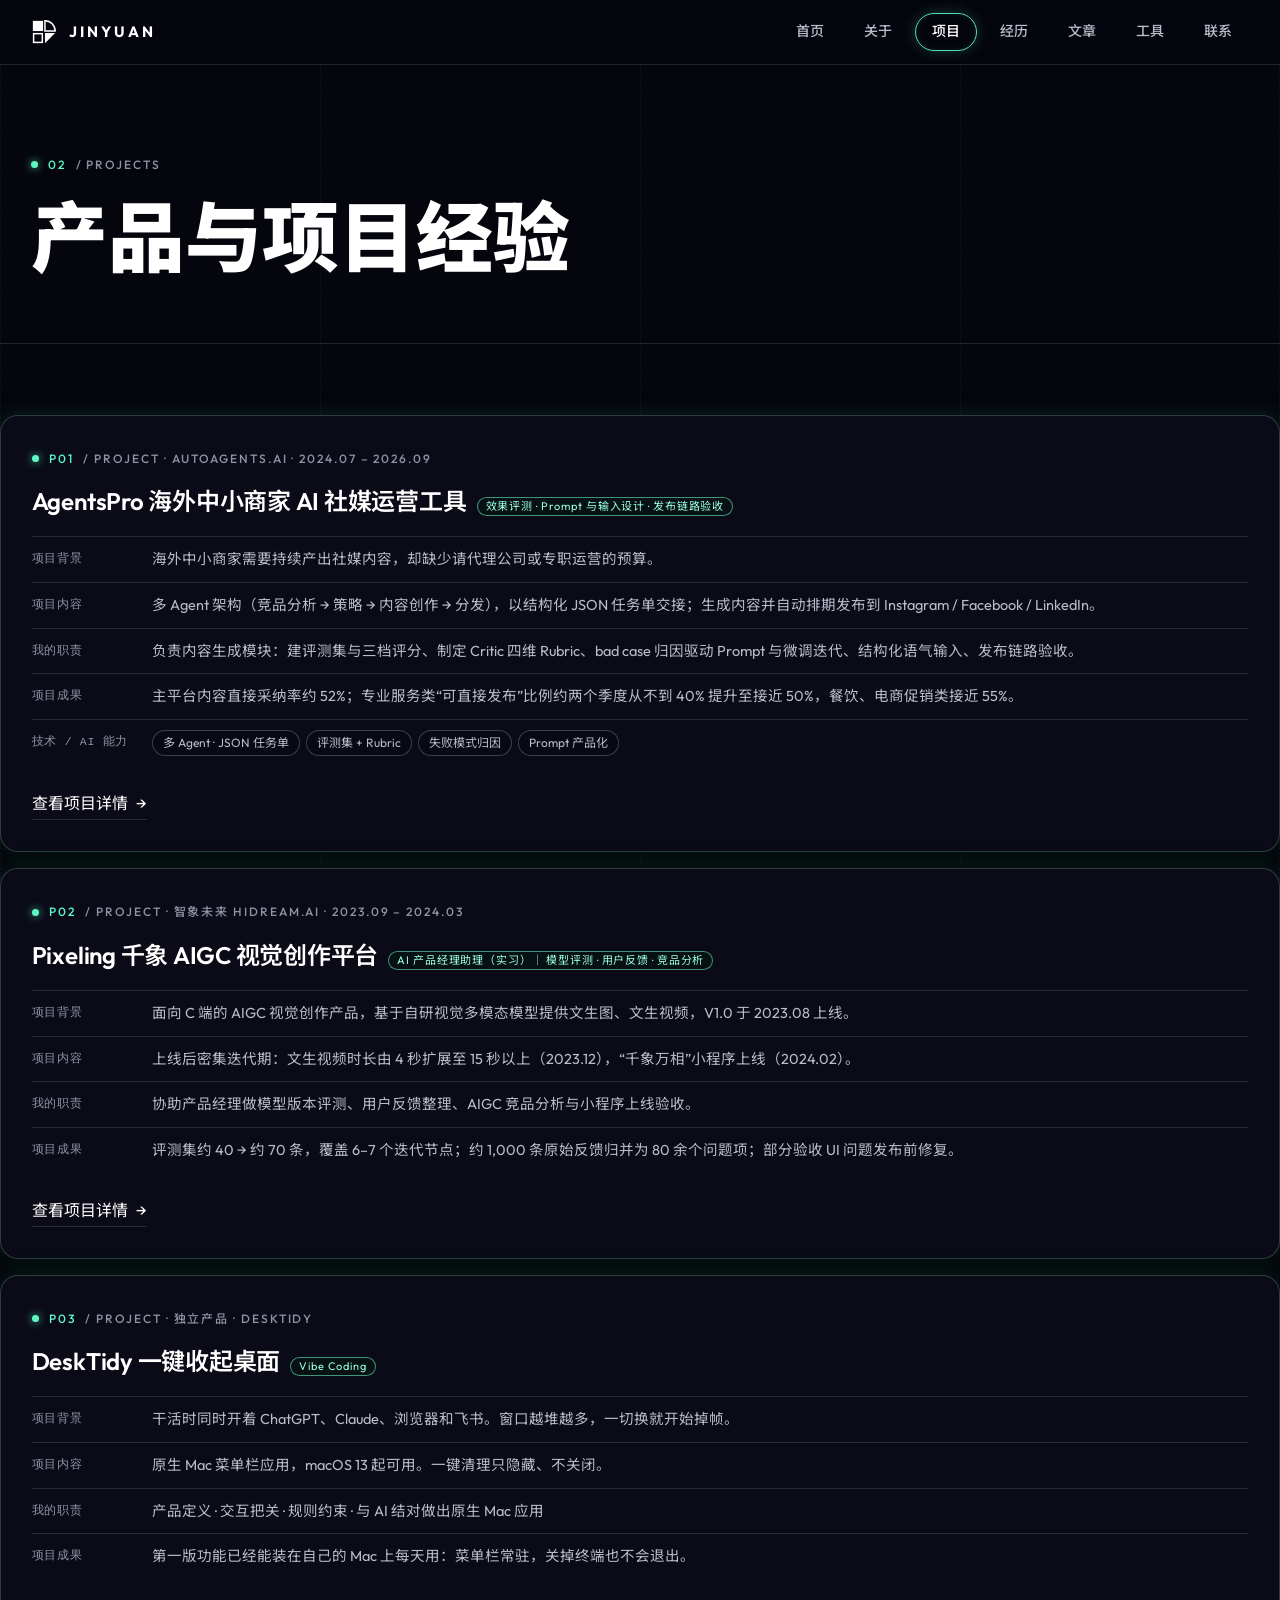
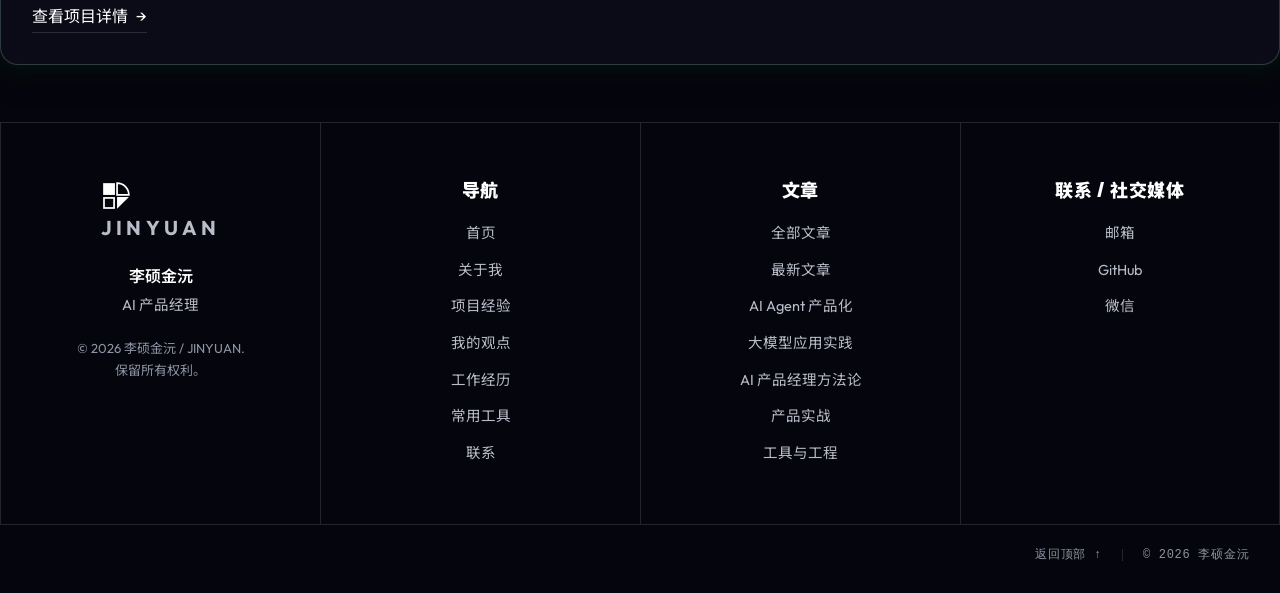
<file: projects.html>
<!doctype html>
<html lang="zh-Hans">
<head>
<meta charset="utf-8">
<meta name="viewport" content="width=device-width, initial-scale=1">
<title>产品与项目经验｜JINYUAN｜AI 产品与智能体验</title>
<meta name="description" content="李硕金沅的产品与项目经验：AgentsPro（AutoAgents.ai）、Pixeling 千象（智象未来）与 DeskTidy。">
<meta name="theme-color" content="#05060d">
<meta name="color-scheme" content="dark">
<meta property="og:type" content="website">
<meta property="og:site_name" content="JINYUAN｜AI 产品与智能体验">
<meta property="og:title" content="产品与项目经验｜JINYUAN｜AI 产品与智能体验">
<meta property="og:description" content="李硕金沅的产品与项目经验：AgentsPro（AutoAgents.ai）、Pixeling 千象（智象未来）与 DeskTidy。">
<meta property="og:locale" content="zh_CN">
<!-- For a real deployment make og:image / og:url absolute, e.g. https://your-domain.com/assets/og.jpg -->
<meta property="og:image" content="assets/og.jpg">
<meta name="twitter:card" content="summary_large_image">
<link rel="icon" href="data:image/svg+xml,%3Csvg xmlns='http://www.w3.org/2000/svg' viewBox='0 0 28 28'%3E%3Crect width='28' height='28' fill='%23000'/%3E%3Crect x='3' y='3' width='10' height='10' fill='%23fff'/%3E%3Cpath d='M15 13V3a10 10 0 0 1 10 10z' fill='none' stroke='%23fff' stroke-width='1.6'/%3E%3Crect x='3.8' y='15.8' width='8.4' height='8.4' fill='none' stroke='%23fff' stroke-width='1.6'/%3E%3Cpath d='M15 25V15h10z' fill='%237fa38f'/%3E%3C/svg%3E">
<link rel="preconnect" href="https://fonts.googleapis.com">
<link rel="preconnect" href="https://fonts.gstatic.com" crossorigin>
<link rel="stylesheet" href="https://fonts.googleapis.com/css2?family=Anton&family=Outfit:wght@400;500;600;700&family=Noto+Sans+SC:wght@500;700;900&display=swap">
<link rel="stylesheet" href="css/style.css?v=20">
<script>document.documentElement.classList.add('js')</script>
<script type="application/ld+json">{"@context": "https://schema.org", "@type": "Person", "name": "李硕金沅", "alternateName": "JINYUAN", "jobTitle": "AI 产品经理", "description": "李硕金沅（JINYUAN）｜AI 产品经理。专注于人工智能产品、用户体验与商业化创新，关注 AI 产品设计、智能体、生成式 AI、用户需求与技术落地。", "inLanguage": "zh-Hans", "knowsAbout": ["AI 产品管理", "生成式 AI", "AI Agent", "用户体验"], "sameAs": ["https://github.com/Uashodauw"]}</script>
</head>
<body id="top">
<a class="skip" href="#main">跳到主要内容</a>
<div class="guides" aria-hidden="true"><div><span></span><span></span><span></span><span></span></div></div>
<header class="site-header">
 <div class="wrap"><div class="nav-inner">
  <a class="logo" href="index.html" aria-label="JINYUAN 首页"><svg viewBox="0 0 28 28" fill="none" aria-hidden="true" focusable="false"><rect x="2" y="2" width="11" height="11" fill="currentColor"/><path d="M15 13V2a11 11 0 0 1 11 11z" stroke="currentColor" stroke-width="1.6"/><rect x="2.8" y="15.8" width="9.4" height="9.4" stroke="currentColor" stroke-width="1.6"/><path d="M15 26V15h11z" fill="currentColor"/></svg><span class="wm">JINYUAN</span></a>
  <nav aria-label="主导航"><ul class="nav-links" id="nav-links"><li><a href="index.html">首页</a></li><li><a href="about.html">关于</a></li><li><a href="projects.html" aria-current="page">项目</a></li><li><a href="experience.html">经历</a></li><li><a href="articles.html">文章</a></li><li><a href="tools.html">工具</a></li><li><a href="contact.html">联系</a></li></ul></nav>
  <button class="nav-toggle" type="button" aria-expanded="false" aria-controls="nav-links" aria-label="打开菜单"><span></span></button>
 </div></div>
 <div class="progress" aria-hidden="true"></div>
</header>
<main id="main">
 <section class="page-head" aria-labelledby="page-t"><div class="wrap"><div class="cell">
  <p class="label"><b>02</b> / PROJECTS</p><h1 id="page-t">产品与项目经验</h1></div></div></section>
<section class="sec" style="border-top:0" id="projects" aria-labelledby="projects-t">
 <div class="wrap">
  <div class="projects"><article class="project project-featured reveal">
   <div class="project-body"><p class="label"><b>P01</b> / PROJECT · AutoAgents.ai · 2024.07 – 2026.09</p>
    <h3><a class="card-link h-zz" href="project-agents-pro.html"><span class="nb" style="text-transform:none">AgentsPro</span> <span class="nb">海外中小商家 AI 社媒运营工具</span></a> <small>效果评测 · Prompt 与输入设计 · 发布链路验收</small></h3>
    <dl><dt>项目背景</dt><dd>海外中小商家需要持续产出社媒内容，却缺少请代理公司或专职运营的预算。</dd><dt>项目内容</dt><dd>多 Agent 架构（竞品分析 → 策略 → 内容创作 → 分发），以结构化 JSON 任务单交接；生成内容并自动排期发布到 Instagram / Facebook / LinkedIn。</dd><dt>我的职责</dt><dd>负责内容生成模块：建评测集与三档评分、制定 Critic 四维 Rubric、bad case 归因驱动 Prompt 与微调迭代、结构化语气输入、发布链路验收。</dd><dt>项目成果</dt><dd>主平台内容直接采纳率约 52%；专业服务类“可直接发布”比例约两个季度从不到 40% 提升至接近 50%，餐饮、电商促销类接近 55%。</dd><dt>技术 / AI 能力</dt><dd><div class="chips-inline"><span class="pill">多 Agent · JSON 任务单</span><span class="pill">评测集 + Rubric</span><span class="pill">失败模式归因</span><span class="pill">Prompt 产品化</span></div></dd></dl><p class="more"><a class="link-arrow" href="project-agents-pro.html">查看项目详情 <span aria-hidden="true">→</span></a></p></div></article><article class="project project-featured reveal">
   <div class="project-body"><p class="label"><b>P02</b> / PROJECT · 智象未来 HiDream.ai · 2023.09 – 2024.03</p>
    <h3><a class="card-link h-zz" href="project-pixeling.html"><span class="nb">Pixeling 千象</span> <span class="nb">AIGC 视觉创作平台</span></a> <small>AI 产品经理助理（实习）｜ 模型评测 · 用户反馈 · 竞品分析</small></h3>
    <dl><dt>项目背景</dt><dd>面向 C 端的 AIGC 视觉创作产品，基于自研视觉多模态模型提供文生图、文生视频，V1.0 于 2023.08 上线。</dd><dt>项目内容</dt><dd>上线后密集迭代期：文生视频时长由 4 秒扩展至 15 秒以上（2023.12），“千象万相”小程序上线（2024.02）。</dd><dt>我的职责</dt><dd>协助产品经理做模型版本评测、用户反馈整理、AIGC 竞品分析与小程序上线验收。</dd><dt>项目成果</dt><dd>评测集约 40 → 约 70 条，覆盖 6–7 个迭代节点；约 1,000 条原始反馈归并为 80 余个问题项；部分验收 UI 问题发布前修复。</dd></dl><p class="more"><a class="link-arrow" href="project-pixeling.html">查看项目详情 <span aria-hidden="true">→</span></a></p></div></article><article class="project project-featured reveal">
   <div class="project-body"><p class="label"><b>P03</b> / PROJECT · 独立产品 · DeskTidy</p>
    <h3><a class="card-link h-zz" href="project-desktidy.html"><span class="nb">DeskTidy</span> <span class="nb">一键收起桌面</span></a> <small>Vibe Coding</small></h3>
    <dl><dt>项目背景</dt><dd>干活时同时开着 ChatGPT、Claude、浏览器和飞书。窗口越堆越多，一切换就开始掉帧。</dd><dt>项目内容</dt><dd>原生 Mac 菜单栏应用，macOS 13 起可用。一键清理只隐藏、不关闭。</dd><dt>我的职责</dt><dd>产品定义 · 交互把关 · 规则约束 · 与 AI 结对做出原生 Mac 应用</dd><dt>项目成果</dt><dd>第一版功能已经能装在自己的 Mac 上每天用：菜单栏常驻，关掉终端也不会退出。</dd></dl><p class="more"><a class="link-arrow" href="project-desktidy.html">查看项目详情 <span aria-hidden="true">→</span></a></p></div></article></div>
 </div>
</section>
</main>
<footer class="site-footer">
 <div class="wrap">
  <div class="foot-cols">
   <div class="fcol">
    <a class="logo" href="index.html" aria-label="JINYUAN 首页"><svg viewBox="0 0 28 28" fill="none" aria-hidden="true" focusable="false"><rect x="2" y="2" width="11" height="11" fill="currentColor"/><path d="M15 13V2a11 11 0 0 1 11 11z" stroke="currentColor" stroke-width="1.6"/><rect x="2.8" y="15.8" width="9.4" height="9.4" stroke="currentColor" stroke-width="1.6"/><path d="M15 26V15h11z" fill="currentColor"/></svg><span class="wm">JINYUAN</span></a>
    <p class="name">李硕金沅</p>
    <p class="tagline">AI 产品经理</p>
    <p class="copy-r">© <span id="year">2026</span> 李硕金沅 / JINYUAN.<br>保留所有权利。</p>
   </div>
   <nav class="fcol" aria-label="站点导航"><h2>导航</h2><ul>
    <li><a href="index.html">首页</a></li><li><a href="about.html">关于我</a></li><li><a href="projects.html">项目经验</a></li>
    <li><a href="about.html#opinions">我的观点</a></li><li><a href="experience.html">工作经历</a></li><li><a href="tools.html">常用工具</a></li><li><a href="contact.html">联系</a></li></ul></nav>
   <nav class="fcol" aria-label="文章链接"><h2>文章</h2><ul>
    <li><a href="articles.html">全部文章</a></li><li><a href="article.html?slug=gemini-4-argon-multimodal-review">最新文章</a></li>
    <li><a href="articles.html?cat=AI%20Agent%20%E4%BA%A7%E5%93%81%E5%8C%96">AI Agent 产品化</a></li><li><a href="articles.html?cat=%E5%A4%A7%E6%A8%A1%E5%9E%8B%E5%BA%94%E7%94%A8%E5%AE%9E%E8%B7%B5">大模型应用实践</a></li><li><a href="articles.html?cat=AI%20%E4%BA%A7%E5%93%81%E7%BB%8F%E7%90%86%E6%96%B9%E6%B3%95%E8%AE%BA">AI 产品经理方法论</a></li><li><a href="articles.html?cat=%E4%BA%A7%E5%93%81%E5%AE%9E%E6%88%98">产品实战</a></li><li><a href="articles.html?cat=%E5%B7%A5%E5%85%B7%E4%B8%8E%E5%B7%A5%E7%A8%8B">工具与工程</a></li></ul></nav>
   <nav class="fcol" aria-label="联系与社交媒体"><h2>联系 / 社交媒体</h2><ul>
    <li><a href="mailto:shuojinyuanli@gmail.com">邮箱</a></li><li><a href="https://github.com/Uashodauw" target="_blank" rel="noopener noreferrer">GitHub</a></li>
    <li><a href="contact.html#wechat">微信</a></li></ul></nav>
  </div>
  <div class="foot-art">
   <picture><source type="image/webp" srcset="assets/footer-art.webp"><img src="assets/footer-art.jpg" alt="黑白蚀刻版画风格的沙漠沙丘与远处高原，右侧渐隐入黑色背景" width="660" height="590" loading="lazy" decoding="async"></picture>
   <div class="foot-bar"><a href="#top">返回顶部 ↑</a><span class="sep"></span><span>© 2026 李硕金沅</span></div>
  </div>
 </div>
</footer>
<script src="js/main.js?v=8" defer></script>
<script src="js/router.js?v=2" defer></script>
<script src="js/cursor.js?v=1" defer></script>
</body>
</html>
</file>
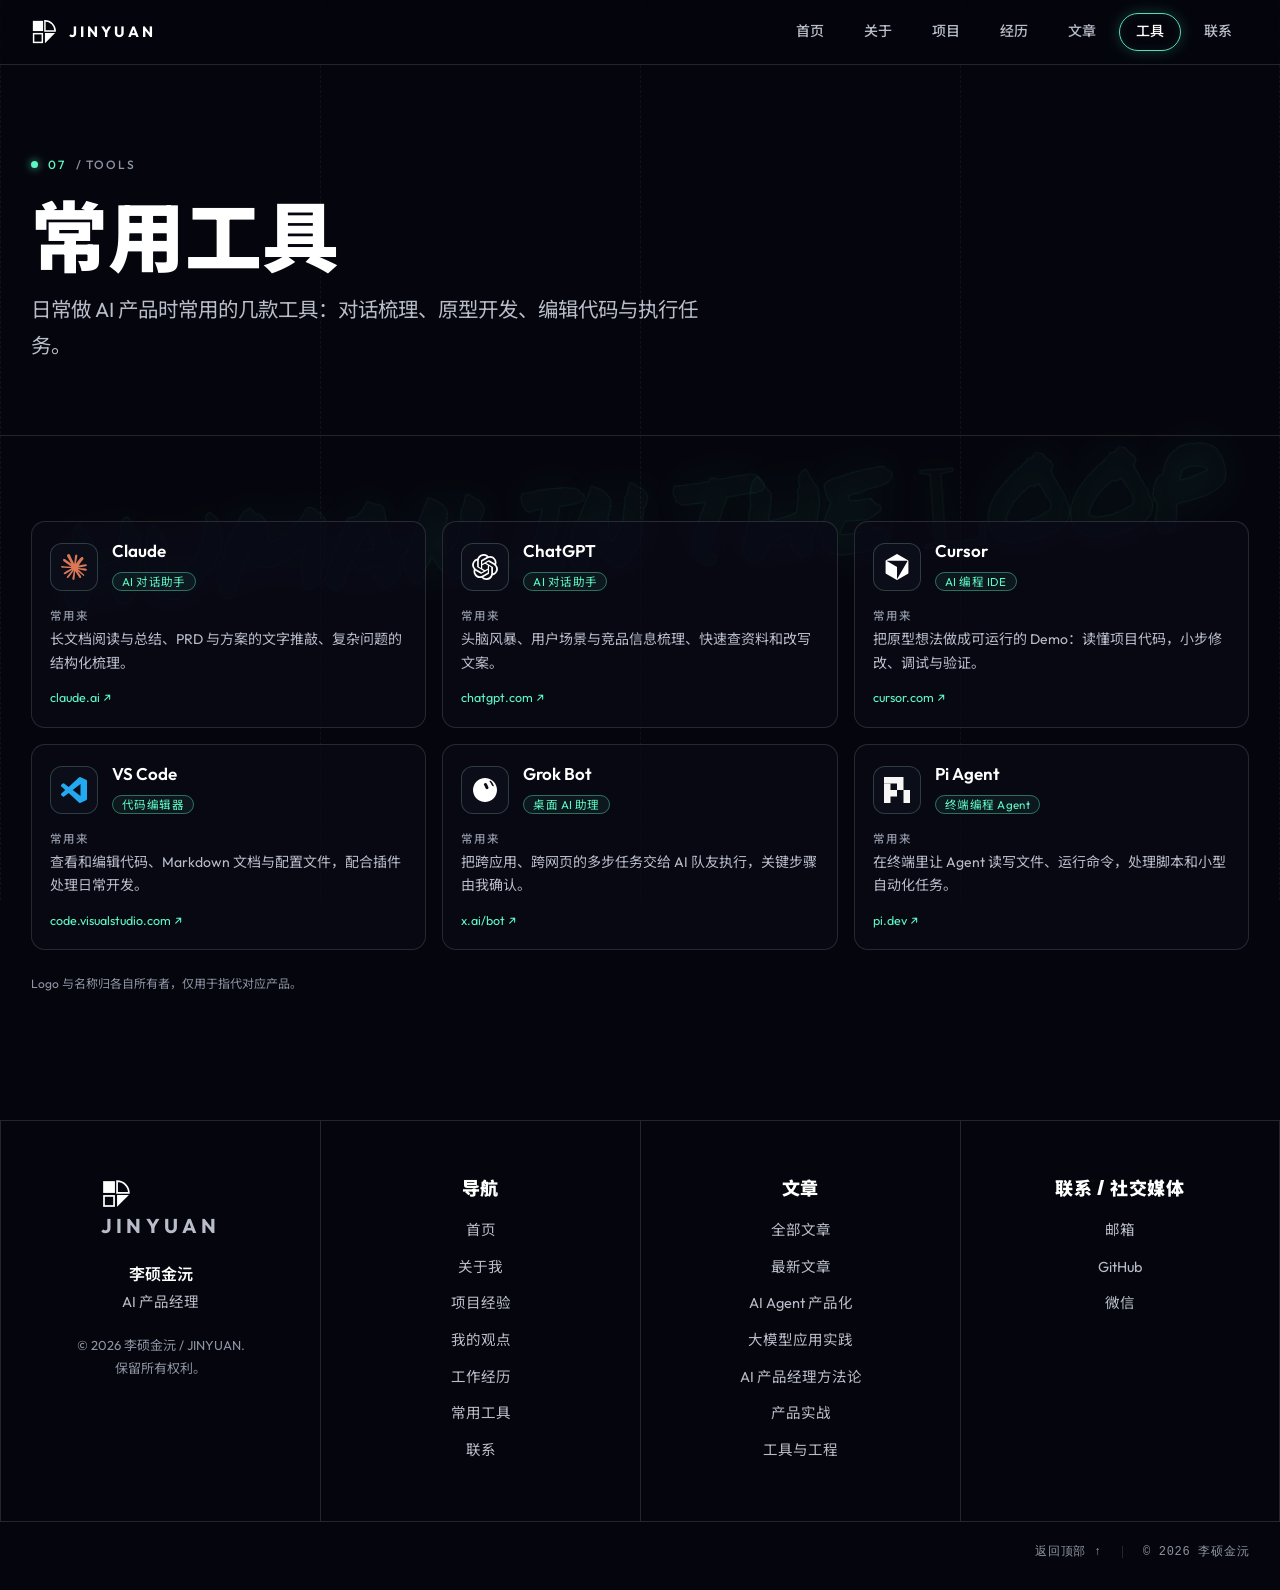
<file: tools.html>
<!doctype html>
<html lang="zh-Hans">
<head>
<meta charset="utf-8">
<meta name="viewport" content="width=device-width, initial-scale=1">
<title>常用工具｜JINYUAN｜AI 产品与智能体验</title>
<meta name="description" content="李硕金沅常用的 AI 与开发工具：Claude、ChatGPT、Cursor、VS Code、Grok Bot、Pi Agent。">
<meta name="theme-color" content="#05060d">
<meta name="color-scheme" content="dark">
<meta property="og:type" content="website">
<meta property="og:site_name" content="JINYUAN｜AI 产品与智能体验">
<meta property="og:title" content="常用工具｜JINYUAN｜AI 产品与智能体验">
<meta property="og:description" content="李硕金沅常用的 AI 与开发工具：Claude、ChatGPT、Cursor、VS Code、Grok Bot、Pi Agent。">
<meta property="og:locale" content="zh_CN">
<!-- For a real deployment make og:image / og:url absolute, e.g. https://your-domain.com/assets/og.jpg -->
<meta property="og:image" content="assets/og.jpg">
<meta name="twitter:card" content="summary_large_image">
<link rel="icon" href="data:image/svg+xml,%3Csvg xmlns='http://www.w3.org/2000/svg' viewBox='0 0 28 28'%3E%3Crect width='28' height='28' fill='%23000'/%3E%3Crect x='3' y='3' width='10' height='10' fill='%23fff'/%3E%3Cpath d='M15 13V3a10 10 0 0 1 10 10z' fill='none' stroke='%23fff' stroke-width='1.6'/%3E%3Crect x='3.8' y='15.8' width='8.4' height='8.4' fill='none' stroke='%23fff' stroke-width='1.6'/%3E%3Cpath d='M15 25V15h10z' fill='%237fa38f'/%3E%3C/svg%3E">
<link rel="preconnect" href="https://fonts.googleapis.com">
<link rel="preconnect" href="https://fonts.gstatic.com" crossorigin>
<link rel="stylesheet" href="https://fonts.googleapis.com/css2?family=Anton&family=Outfit:wght@400;500;600;700&family=Noto+Sans+SC:wght@500;700;900&display=swap">
<link rel="stylesheet" href="css/style.css?v=20">
<script>document.documentElement.classList.add('js')</script>
<script type="application/ld+json">{"@context": "https://schema.org", "@type": "Person", "name": "李硕金沅", "alternateName": "JINYUAN", "jobTitle": "AI 产品经理", "description": "李硕金沅（JINYUAN）｜AI 产品经理。专注于人工智能产品、用户体验与商业化创新，关注 AI 产品设计、智能体、生成式 AI、用户需求与技术落地。", "inLanguage": "zh-Hans", "knowsAbout": ["AI 产品管理", "生成式 AI", "AI Agent", "用户体验"], "sameAs": ["https://github.com/Uashodauw"]}</script>
</head>
<body id="top">
<a class="skip" href="#main">跳到主要内容</a>
<div class="guides" aria-hidden="true"><div><span></span><span></span><span></span><span></span></div></div>
<header class="site-header">
 <div class="wrap"><div class="nav-inner">
  <a class="logo" href="index.html" aria-label="JINYUAN 首页"><svg viewBox="0 0 28 28" fill="none" aria-hidden="true" focusable="false"><rect x="2" y="2" width="11" height="11" fill="currentColor"/><path d="M15 13V2a11 11 0 0 1 11 11z" stroke="currentColor" stroke-width="1.6"/><rect x="2.8" y="15.8" width="9.4" height="9.4" stroke="currentColor" stroke-width="1.6"/><path d="M15 26V15h11z" fill="currentColor"/></svg><span class="wm">JINYUAN</span></a>
  <nav aria-label="主导航"><ul class="nav-links" id="nav-links"><li><a href="index.html">首页</a></li><li><a href="about.html">关于</a></li><li><a href="projects.html">项目</a></li><li><a href="experience.html">经历</a></li><li><a href="articles.html">文章</a></li><li><a href="tools.html" aria-current="page">工具</a></li><li><a href="contact.html">联系</a></li></ul></nav>
  <button class="nav-toggle" type="button" aria-expanded="false" aria-controls="nav-links" aria-label="打开菜单"><span></span></button>
 </div></div>
 <div class="progress" aria-hidden="true"></div>
</header>
<main id="main" class="tools-main">
 <section class="page-head" aria-labelledby="page-t"><div class="wrap"><div class="cell">
  <p class="label"><b>07</b> / TOOLS</p><h1 id="page-t">常用工具</h1>
  <p class="lead">日常做 AI 产品时常用的几款工具：对话梳理、原型开发、编辑代码与执行任务。</p></div></div></section>
 <section class="sec" style="border-top:0" aria-label="工具列表"><div class="wrap">
  <ul class="t-grid">
   <li class="reveal"><article class="t-card"><div class="t-top"><span class="t-logo"><img src="assets/tools/claude.svg" alt="Claude logo" width="28" height="28" loading="lazy" decoding="async"></span><div><h2><a class="t-link" href="https://claude.ai" target="_blank" rel="noopener noreferrer">Claude</a></h2><span class="a-cat">AI 对话助手</span></div></div>
    <p class="t-use"><b>常用来</b>长文档阅读与总结、PRD 与方案的文字推敲、复杂问题的结构化梳理。</p><p class="t-url">claude.ai <span aria-hidden="true">↗</span></p></article></li>
   <li class="reveal"><article class="t-card"><div class="t-top"><span class="t-logo"><img src="assets/tools/chatgpt.svg" alt="ChatGPT logo" width="28" height="28" loading="lazy" decoding="async"></span><div><h2><a class="t-link" href="https://chatgpt.com" target="_blank" rel="noopener noreferrer">ChatGPT</a></h2><span class="a-cat">AI 对话助手</span></div></div>
    <p class="t-use"><b>常用来</b>头脑风暴、用户场景与竞品信息梳理、快速查资料和改写文案。</p><p class="t-url">chatgpt.com <span aria-hidden="true">↗</span></p></article></li>
   <li class="reveal"><article class="t-card"><div class="t-top"><span class="t-logo"><img src="assets/tools/cursor.svg" alt="Cursor logo" width="28" height="28" loading="lazy" decoding="async"></span><div><h2><a class="t-link" href="https://cursor.com" target="_blank" rel="noopener noreferrer">Cursor</a></h2><span class="a-cat">AI 编程 IDE</span></div></div>
    <p class="t-use"><b>常用来</b>把原型想法做成可运行的 Demo：读懂项目代码，小步修改、调试与验证。</p><p class="t-url">cursor.com <span aria-hidden="true">↗</span></p></article></li>
   <li class="reveal"><article class="t-card"><div class="t-top"><span class="t-logo"><img src="assets/tools/vscode.svg" alt="VS Code logo" width="28" height="28" loading="lazy" decoding="async"></span><div><h2><a class="t-link" href="https://code.visualstudio.com" target="_blank" rel="noopener noreferrer">VS Code</a></h2><span class="a-cat">代码编辑器</span></div></div>
    <p class="t-use"><b>常用来</b>查看和编辑代码、Markdown 文档与配置文件，配合插件处理日常开发。</p><p class="t-url">code.visualstudio.com <span aria-hidden="true">↗</span></p></article></li>
   <li class="reveal"><article class="t-card"><div class="t-top"><span class="t-logo"><img src="assets/tools/grok-bot.svg" alt="Grok Bot logo" width="28" height="28" loading="lazy" decoding="async"></span><div><h2><a class="t-link" href="https://x.ai/bot" target="_blank" rel="noopener noreferrer">Grok Bot</a></h2><span class="a-cat">桌面 AI 助理</span></div></div>
    <p class="t-use"><b>常用来</b>把跨应用、跨网页的多步任务交给 AI 队友执行，关键步骤由我确认。</p><p class="t-url">x.ai/bot <span aria-hidden="true">↗</span></p></article></li>
   <li class="reveal"><article class="t-card"><div class="t-top"><span class="t-logo"><img src="assets/tools/pi.svg" alt="Pi Agent logo" width="28" height="28" loading="lazy" decoding="async"></span><div><h2><a class="t-link" href="https://pi.dev" target="_blank" rel="noopener noreferrer">Pi Agent</a></h2><span class="a-cat">终端编程 Agent</span></div></div>
    <p class="t-use"><b>常用来</b>在终端里让 Agent 读写文件、运行命令，处理脚本和小型自动化任务。</p><p class="t-url">pi.dev <span aria-hidden="true">↗</span></p></article></li>
  </ul>
  <p class="t-note">Logo 与名称归各自所有者，仅用于指代对应产品。</p>
 </div></section>
</main>
<footer class="site-footer">
 <div class="wrap">
  <div class="foot-cols">
   <div class="fcol">
    <a class="logo" href="index.html" aria-label="JINYUAN 首页"><svg viewBox="0 0 28 28" fill="none" aria-hidden="true" focusable="false"><rect x="2" y="2" width="11" height="11" fill="currentColor"/><path d="M15 13V2a11 11 0 0 1 11 11z" stroke="currentColor" stroke-width="1.6"/><rect x="2.8" y="15.8" width="9.4" height="9.4" stroke="currentColor" stroke-width="1.6"/><path d="M15 26V15h11z" fill="currentColor"/></svg><span class="wm">JINYUAN</span></a>
    <p class="name">李硕金沅</p>
    <p class="tagline">AI 产品经理</p>
    <p class="copy-r">© <span id="year">2026</span> 李硕金沅 / JINYUAN.<br>保留所有权利。</p>
   </div>
   <nav class="fcol" aria-label="站点导航"><h2>导航</h2><ul>
    <li><a href="index.html">首页</a></li><li><a href="about.html">关于我</a></li><li><a href="projects.html">项目经验</a></li>
    <li><a href="about.html#opinions">我的观点</a></li><li><a href="experience.html">工作经历</a></li><li><a href="tools.html">常用工具</a></li><li><a href="contact.html">联系</a></li></ul></nav>
   <nav class="fcol" aria-label="文章链接"><h2>文章</h2><ul>
    <li><a href="articles.html">全部文章</a></li><li><a href="article.html?slug=gemini-4-argon-multimodal-review">最新文章</a></li>
    <li><a href="articles.html?cat=AI%20Agent%20%E4%BA%A7%E5%93%81%E5%8C%96">AI Agent 产品化</a></li><li><a href="articles.html?cat=%E5%A4%A7%E6%A8%A1%E5%9E%8B%E5%BA%94%E7%94%A8%E5%AE%9E%E8%B7%B5">大模型应用实践</a></li><li><a href="articles.html?cat=AI%20%E4%BA%A7%E5%93%81%E7%BB%8F%E7%90%86%E6%96%B9%E6%B3%95%E8%AE%BA">AI 产品经理方法论</a></li><li><a href="articles.html?cat=%E4%BA%A7%E5%93%81%E5%AE%9E%E6%88%98">产品实战</a></li><li><a href="articles.html?cat=%E5%B7%A5%E5%85%B7%E4%B8%8E%E5%B7%A5%E7%A8%8B">工具与工程</a></li></ul></nav>
   <nav class="fcol" aria-label="联系与社交媒体"><h2>联系 / 社交媒体</h2><ul>
    <li><a href="mailto:shuojinyuanli@gmail.com">邮箱</a></li><li><a href="https://github.com/Uashodauw" target="_blank" rel="noopener noreferrer">GitHub</a></li>
    <li><a href="contact.html#wechat">微信</a></li></ul></nav>
  </div>
  <div class="foot-art">
   <picture><source type="image/webp" srcset="assets/footer-art.webp"><img src="assets/footer-art.jpg" alt="黑白蚀刻版画风格的沙漠沙丘与远处高原，右侧渐隐入黑色背景" width="660" height="590" loading="lazy" decoding="async"></picture>
   <div class="foot-bar"><a href="#top">返回顶部 ↑</a><span class="sep"></span><span>© 2026 李硕金沅</span></div>
  </div>
 </div>
</footer>
<script src="js/main.js?v=8" defer></script>
<script src="js/router.js?v=2" defer></script>
<script src="js/cursor.js?v=1" defer></script>
</body>
</html>
</file>
<file: css/style.css>
/* JINYUAN — NOX Grid inspired: black, etched engravings, dashed hairlines */
:root{
  --bg:#000;
  --fg:#f1f1ee;
  --muted:#b4b4b0;      /* 10:1 on #000 */
  --dim:#8f8f8b;        /* 6:1 on #000 */
  --accent:#7fa38f;     /* 7.6:1 on #000 */
  --line:rgba(255,255,255,.18);
  --guide:rgba(255,255,255,.14);
  --err:#ff9d8a;
  --sans:"Inter",-apple-system,BlinkMacSystemFont,"Segoe UI","PingFang SC","Hiragino Sans GB","Noto Sans SC","Noto Sans CJK SC","Microsoft YaHei",system-ui,sans-serif;
  --serif:"Source Serif 4","Source Serif Pro","Noto Serif SC","Noto Serif CJK SC","Songti SC","STSong",Georgia,serif;
  --mono:ui-monospace,SFMono-Regular,"SF Mono",Menlo,Consolas,"Liberation Mono",monospace;
  --hdr:64px;
  --wrap:1280px;
}
*,*::before,*::after{box-sizing:border-box}
html{scroll-behavior:smooth;-webkit-text-size-adjust:100%;background:#000}
body{margin:0;background:var(--bg);color:var(--fg);font-family:var(--sans);font-size:16px;line-height:1.7;-webkit-font-smoothing:antialiased;overflow-x:hidden;position:relative}
img,svg,picture{display:block;max-width:100%}
img{height:auto}
a{color:inherit;text-decoration:none}
p{margin:0 0 1em}
h1,h2,h3,h4{margin:0;font-weight:600;line-height:1.2;letter-spacing:-.01em}
ul,ol{margin:0;padding:0;list-style:none}
button,input,textarea{font:inherit;color:inherit}
::selection{background:var(--accent);color:#000}
:focus-visible{outline:2px solid var(--accent);outline-offset:3px;border-radius:1px}
.skip{position:absolute;left:12px;top:-60px;background:#fff;color:#000;padding:10px 16px;z-index:200;font-weight:600}
.skip:focus{top:12px}
.sr{position:absolute;width:1px;height:1px;overflow:hidden;clip:rect(0 0 0 0);white-space:nowrap}

/* ---------- grid guides ---------- */
.guides{position:fixed;inset:0;pointer-events:none;z-index:0}
.guides>div{position:relative;height:100%;width:min(var(--wrap),100%);margin:0 auto;display:grid;grid-template-columns:repeat(4,1fr)}
.guides span{border-left:1px dashed var(--guide)}
.guides span:last-child{border-right:1px dashed var(--guide)}
.wrap{width:min(var(--wrap),100%);margin:0 auto;position:relative;z-index:1}
main,.site-footer{position:relative;z-index:1}
.grid4{display:grid;grid-template-columns:repeat(4,1fr)}
.cell{padding:0 clamp(20px,2.4vw,36px)}

/* ---------- labels ---------- */
.label{font-family:var(--mono);font-size:12px;letter-spacing:.14em;text-transform:uppercase;color:var(--dim);margin:0 0 18px;display:flex;gap:10px;align-items:center}
.label b{color:var(--accent);font-weight:500}
.label::before{content:"";width:6px;height:6px;background:var(--accent);display:inline-block}
.lead{font-size:clamp(18px,1.6vw,22px);color:var(--fg);line-height:1.75}
.muted{color:var(--muted)}
.mono{font-family:var(--mono)}

/* ---------- header ---------- */
.site-header{position:sticky;top:0;z-index:100;background:rgba(0,0,0,.88);-webkit-backdrop-filter:blur(10px);backdrop-filter:blur(10px);border-bottom:1px solid var(--line)}
.nav-inner{height:var(--hdr);display:flex;align-items:center;justify-content:space-between;padding:0 clamp(20px,2.4vw,36px)}
.logo{display:inline-flex;align-items:center;gap:12px;font-weight:600}
.logo svg{width:26px;height:26px;color:var(--fg)}
.logo .wm{font-size:15px;letter-spacing:.28em;font-weight:600}
.logo:hover svg,.logo:focus-visible svg{color:var(--accent)}
.nav-links{display:flex;gap:4px;align-items:center}
.nav-links a{display:block;padding:8px 14px;font-size:14px;color:var(--muted);position:relative;transition:color .2s}
.nav-links a::after{content:"";position:absolute;left:14px;right:14px;bottom:2px;border-bottom:1px solid var(--accent);transform:scaleX(0);transform-origin:left;transition:transform .25s}
.nav-links a:hover,.nav-links a[aria-current]{color:var(--fg)}
.nav-links a:hover::after,.nav-links a[aria-current]::after{transform:scaleX(1)}
.nav-toggle{display:none;background:none;border:1px solid var(--line);width:44px;height:44px;cursor:pointer;align-items:center;justify-content:center;border-radius:1px}
.nav-toggle:hover{border-color:var(--accent)}
.nav-toggle span,.nav-toggle span::before,.nav-toggle span::after{display:block;width:18px;height:1.5px;background:var(--fg);position:relative;transition:transform .2s,background .2s}
.nav-toggle span::before,.nav-toggle span::after{content:"";position:absolute;left:0}
.nav-toggle span::before{top:-6px}.nav-toggle span::after{top:6px}
.nav-toggle[aria-expanded=true] span{background:transparent}
.nav-toggle[aria-expanded=true] span::before{transform:translateY(6px) rotate(45deg)}
.nav-toggle[aria-expanded=true] span::after{transform:translateY(-6px) rotate(-45deg)}
.progress{position:absolute;left:0;bottom:-1px;height:2px;width:0;background:var(--accent);z-index:2}

/* ---------- buttons ---------- */
.btn{display:inline-flex;align-items:center;gap:10px;min-height:48px;padding:0 24px;border:1px solid var(--fg);background:transparent;color:var(--fg);font-size:15px;font-weight:500;cursor:pointer;border-radius:1px;transition:background .2s,color .2s,border-color .2s,transform .1s}
.btn:active{transform:translateY(1px)}
.btn-primary{background:var(--fg);color:#000}
.btn-primary:hover{background:var(--accent);border-color:var(--accent)}
.btn-ghost{border-color:rgba(255,255,255,.4)}
.btn-ghost:hover{border-color:var(--accent);color:var(--accent)}
.btn .arr{transition:transform .2s}
.btn:hover .arr{transform:translateX(4px)}
.btn-sm{min-height:36px;padding:0 14px;font-size:13px}
.link-arrow{display:inline-flex;gap:8px;align-items:center;border-bottom:1px solid var(--line);padding-bottom:2px;color:var(--fg);transition:color .2s,border-color .2s}
.link-arrow:hover{color:var(--accent);border-color:var(--accent)}

/* ---------- hero ---------- */
.hero{position:relative;overflow:hidden;min-height:min(86vh,800px);display:flex;align-items:stretch}
.hero .wrap{display:flex;flex-direction:column;min-height:inherit}
.hero-art{position:absolute;right:0;top:0;bottom:84px;width:74%;z-index:0;pointer-events:none}
.hero-art img{width:100%;height:100%;object-fit:cover;object-position:60% 50%}
.feather{-webkit-mask-image:linear-gradient(to right,transparent 0,#000 38%,#000 86%,transparent 100%),linear-gradient(to bottom,transparent 0,#000 14%,#000 84%,transparent 100%);-webkit-mask-composite:source-in;mask-image:linear-gradient(to right,transparent 0,#000 38%,#000 86%,transparent 100%),linear-gradient(to bottom,transparent 0,#000 14%,#000 84%,transparent 100%);mask-composite:intersect}
.feather-soft{-webkit-mask-image:linear-gradient(to right,transparent 0,#000 10%,#000 90%,transparent 100%),linear-gradient(to bottom,transparent 0,#000 10%,#000 90%,transparent 100%);-webkit-mask-composite:source-in;mask-image:linear-gradient(to right,transparent 0,#000 10%,#000 90%,transparent 100%),linear-gradient(to bottom,transparent 0,#000 10%,#000 90%,transparent 100%);mask-composite:intersect}
.hero-copy{position:relative;z-index:2;flex:1;display:flex;flex-direction:column;justify-content:center;padding:clamp(56px,8vw,112px) clamp(20px,2.4vw,36px) 48px;max-width:760px}
.hero h1{font-size:clamp(60px,10vw,136px);font-weight:700;letter-spacing:-.03em;line-height:1;margin-bottom:20px}
.hero .role{font-size:clamp(20px,2.2vw,28px);font-weight:500;margin-bottom:28px;color:var(--fg);display:flex;align-items:center;gap:14px}
.hero .role::before{content:"";width:40px;border-top:1px solid var(--accent)}
.hero .tag{font-size:clamp(18px,1.7vw,22px);max-width:30em;margin-bottom:12px;text-shadow:0 0 18px #000,0 0 6px #000}
.hero .sub{color:var(--muted);max-width:32em;margin-bottom:36px;text-shadow:0 0 14px #000,0 0 6px #000}
.hero-actions{display:flex;flex-wrap:wrap;gap:14px}
.hero-meta{position:relative;z-index:2;border-top:1px solid var(--line);height:84px}
.hero-meta .cell{display:flex;flex-direction:column;justify-content:center;height:84px;font-size:14px}
.hero-meta .k{font-family:var(--mono);font-size:11px;letter-spacing:.14em;text-transform:uppercase;color:var(--dim)}

/* ---------- sections ---------- */
.sec{border-top:1px solid var(--line);padding:clamp(64px,8vw,120px) 0;scroll-margin-top:var(--hdr)}
.sec-head{display:grid;grid-template-columns:repeat(4,1fr);margin-bottom:clamp(40px,5vw,72px)}
.sec-head .cell:first-child{grid-column:1/3}
.sec-head h2{font-size:clamp(34px,4.4vw,60px);letter-spacing:-.025em}
.sec-head p.note{grid-column:3/5;color:var(--muted);align-self:end;margin:0}
.eyebrow-note{display:inline-block;font-family:var(--mono);font-size:12px;letter-spacing:.06em;color:var(--accent);border:1px dashed rgba(127,163,143,.55);padding:4px 10px;margin:0}

/* about */
.about-grid{display:grid;grid-template-columns:repeat(4,1fr);row-gap:48px}
.about-text{grid-column:1/3}
.about-text .lead{margin-bottom:28px}
.about-fig{grid-column:3/5;position:relative}
.about-fig img{width:100%;max-width:520px;margin-left:auto}
.facts{grid-column:1/5;display:grid;grid-template-columns:repeat(4,1fr);border-top:1px solid var(--line);border-bottom:1px solid var(--line)}
.facts>div{padding:24px clamp(20px,2.4vw,36px)}
.facts dt{font-family:var(--mono);font-size:11px;letter-spacing:.14em;text-transform:uppercase;color:var(--dim);margin-bottom:6px}
.facts dd{margin:0;font-size:18px;font-weight:500}
.skills{grid-column:1/5;display:grid;grid-template-columns:repeat(3,1fr)}
.skills li{padding:22px clamp(20px,2.4vw,36px);border-bottom:1px solid var(--line);display:flex;gap:16px;align-items:baseline;transition:background .2s}
.skills li:hover{background:#0b0b0b}
.skills .n{font-family:var(--mono);font-size:12px;color:var(--accent)}
.philosophy{grid-column:1/5;padding:clamp(24px,3vw,40px) clamp(20px,2.4vw,36px) 0}
.philosophy blockquote{margin:0;font-family:var(--serif);font-size:clamp(24px,3.2vw,44px);line-height:1.45;letter-spacing:-.01em;max-width:22em;border-left:2px solid var(--accent);padding-left:clamp(16px,2vw,28px)}
.philosophy .label{margin-bottom:20px}

/* projects */
.projects{display:grid;grid-template-columns:repeat(2,1fr);gap:0}
.project{border:1px solid var(--line);margin:-1px 0 0 -1px;padding:0;display:flex;flex-direction:column;transition:border-color .25s,background .25s;background:#000}
.project:hover{border-color:rgba(127,163,143,.7);background:#050505}
.project .thumb{aspect-ratio:16/8;overflow:hidden;border-bottom:1px solid var(--line)}
.project .thumb img{width:100%;height:100%;object-fit:cover;filter:grayscale(1);transition:transform .8s ease}
.project:hover .thumb img{transform:scale(1.03)}
.project-body{padding:clamp(20px,2.4vw,32px)}
.project h3{font-size:24px;margin-bottom:6px;display:flex;gap:10px;align-items:baseline;flex-wrap:wrap}
.project h3 small{font-family:var(--mono);font-size:11px;font-weight:400;color:var(--accent);letter-spacing:.08em;border:1px dashed rgba(127,163,143,.55);padding:2px 8px}
.project dl{margin:20px 0 0;display:grid;grid-template-columns:7.5em 1fr;gap:0}
.project dt,.project dd{padding:10px 0;border-top:1px solid var(--line);margin:0;font-size:14.5px}
.project dt{font-family:var(--mono);font-size:11.5px;letter-spacing:.06em;color:var(--dim);padding-right:12px;line-height:2}
.project dd{color:var(--muted)}
.chips-inline{display:flex;flex-wrap:wrap;gap:6px}
.pill{font-family:var(--mono);font-size:12px;border:1px solid var(--line);padding:1px 8px;color:var(--muted);border-radius:1px;line-height:1.7}

/* article cards */
.cards3{display:grid;grid-template-columns:repeat(3,1fr)}
.acard{display:flex;flex-direction:column;border-left:1px solid var(--line);padding:0 clamp(20px,2.4vw,32px) 8px;transition:background .25s}
.acard:first-child{border-left:0}
.acard .cover{aspect-ratio:16/9;overflow:hidden;margin-bottom:22px;background:#000}
.acard .cover img{width:100%;height:100%;object-fit:cover;transition:transform .8s ease}
.acard:hover .cover img{transform:scale(1.04)}
.acard h3{font-size:20px;line-height:1.45;margin:10px 0 12px;font-weight:600}
.acard h3 a{background:linear-gradient(currentColor,currentColor) 0 100%/0 1px no-repeat;transition:background-size .3s,color .2s}
.acard:hover h3 a,.acard h3 a:focus-visible{background-size:100% 1px;color:#fff}
.acard p{color:var(--muted);font-size:15px}
.meta{font-family:var(--mono);font-size:12px;letter-spacing:.05em;color:var(--dim);display:flex;flex-wrap:wrap;gap:6px 14px}
.meta .cat{color:var(--accent)}
.more{margin-top:auto;padding-top:8px}
.sec-foot{margin-top:48px;padding:0 clamp(20px,2.4vw,36px)}

/* opinions */
.op-grid{display:grid;grid-template-columns:repeat(4,1fr)}
.op-side{grid-column:1/2;padding:0 clamp(20px,2.4vw,36px)}
.op-side figure{margin:32px 0 0}
.op-side img{width:100%;aspect-ratio:4/5;object-fit:cover}
.op-list{grid-column:2/5;border-top:1px solid var(--line)}
.op{display:grid;grid-template-columns:90px 1fr;gap:12px;padding:clamp(28px,3.2vw,48px) clamp(20px,2.4vw,36px);border-bottom:1px solid var(--line);transition:background .25s}
.op:hover{background:#080808}
.op .no{font-family:var(--mono);color:var(--accent);font-size:14px;padding-top:.7em}
.op p{margin:0;font-size:clamp(22px,2.7vw,36px);line-height:1.4;letter-spacing:-.01em;font-weight:500;max-width:20em}
.op-list .op:first-child{border-top:0}

/* timeline */
.timeline{grid-column:2/5;position:relative;margin-left:0}
.tl-wrap{display:grid;grid-template-columns:repeat(4,1fr)}
.tl-item{position:relative;padding:0 0 44px 40px;border-left:1px solid rgba(255,255,255,.3);margin-left:6px}
.tl-item:last-child{padding-bottom:0}
.tl-item::before{content:"";position:absolute;left:-6px;top:6px;width:11px;height:11px;background:#000;border:1px solid var(--accent);transform:rotate(45deg)}
.tl-item:first-child::before{background:var(--accent)}
.tl-date{font-family:var(--mono);font-size:13px;color:var(--accent);margin-bottom:6px}
.tl-item h3{font-size:22px;margin-bottom:12px}
.tl-item h3 span{color:var(--muted);font-weight:400}
.tl-item dl{display:grid;grid-template-columns:6em 1fr;margin:0;max-width:620px}
.tl-item dt,.tl-item dd{margin:0;padding:8px 0;border-top:1px solid var(--line);font-size:15px}
.tl-item dt{font-family:var(--mono);font-size:12px;color:var(--dim);line-height:2}
.tl-item dd{color:var(--muted)}
.side-note{grid-column:1/2;padding:0 clamp(20px,2.4vw,36px);color:var(--muted);font-size:14px}

/* contact */
.contact-grid{display:grid;grid-template-columns:repeat(4,1fr)}
.contact-info{grid-column:1/3;padding:0 clamp(20px,2.4vw,36px)}
.contact-info .lead{margin-bottom:32px;max-width:24em}
.clist{border-top:1px solid var(--line)}
.clist li{display:grid;grid-template-columns:7em 1fr auto;gap:12px;padding:16px 0;border-bottom:1px solid var(--line);align-items:center}
.clist .k{font-family:var(--mono);font-size:12px;letter-spacing:.1em;color:var(--dim);text-transform:uppercase}
.clist a.v,.clist .v{word-break:break-all}
.clist a.v{border-bottom:1px solid transparent;transition:color .2s,border-color .2s;justify-self:start}
.clist a.v:hover{color:var(--accent);border-color:var(--accent)}
.copy{background:none;border:1px solid var(--line);color:var(--muted);font-size:12px;padding:4px 10px;cursor:pointer;border-radius:1px;font-family:var(--mono);transition:color .2s,border-color .2s}
.copy:hover{color:var(--accent);border-color:var(--accent)}
.copy:active{transform:translateY(1px)}
.warn-note{font-size:13px;color:var(--dim);margin-top:14px}
.contact-form{grid-column:3/5;padding:0 clamp(20px,2.4vw,36px)}
.field{margin-bottom:22px}
.field label{display:block;font-family:var(--mono);font-size:12px;letter-spacing:.1em;color:var(--muted);margin-bottom:8px}
.field label i{color:var(--accent);font-style:normal}
.field input,.field textarea{width:100%;background:#000;border:1px solid rgba(255,255,255,.3);border-radius:1px;padding:12px 14px;font-size:16px;line-height:1.6;transition:border-color .2s,background .2s}
.field textarea{min-height:150px;resize:vertical}
.field input:hover,.field textarea:hover{border-color:rgba(255,255,255,.6)}
.field input:focus,.field textarea:focus{outline:none;border-color:var(--accent);background:#060806;box-shadow:0 0 0 1px var(--accent)}
.field [aria-invalid=true]{border-color:var(--err)}
.err{color:var(--err);font-size:14px;margin:6px 0 0;min-height:0}
.err:empty{display:none}
.form-status{margin-top:18px;padding:14px 16px;border:1px dashed rgba(127,163,143,.6);color:var(--fg);font-size:15px}
.form-status[hidden]{display:none}
.form-status a{color:var(--accent);border-bottom:1px solid var(--accent)}
.form-hint{font-size:13px;color:var(--dim);margin-top:14px}

/* page head (inner pages) */
.page-head{padding:clamp(56px,7vw,104px) 0 clamp(36px,4vw,56px);border-bottom:1px solid var(--line)}
.page-head h1{font-size:clamp(40px,6vw,84px);letter-spacing:-.03em;margin-bottom:16px}
.page-head p.lead{max-width:34em;color:var(--muted)}

/* articles list */
.toolbar{display:grid;grid-template-columns:repeat(4,1fr);padding:28px 0;border-bottom:1px solid var(--line);row-gap:20px}
.search{grid-column:1/2;padding:0 clamp(20px,2.4vw,36px);position:relative}
.search input{width:100%;background:#000;border:1px solid rgba(255,255,255,.3);border-radius:1px;padding:10px 14px;font-size:15px;transition:border-color .2s}
.search input:hover{border-color:rgba(255,255,255,.6)}
.search input:focus{outline:none;border-color:var(--accent);box-shadow:0 0 0 1px var(--accent)}
.chips{grid-column:2/5;padding:0 clamp(20px,2.4vw,36px);display:flex;flex-wrap:wrap;gap:8px}
.chip{background:none;border:1px solid var(--line);color:var(--muted);padding:6px 14px;font-size:14px;cursor:pointer;border-radius:1px;transition:color .2s,border-color .2s,background .2s}
.chip:hover{color:var(--fg);border-color:rgba(255,255,255,.55)}
.chip:active{transform:translateY(1px)}
.chip[aria-pressed=true]{background:var(--fg);color:#000;border-color:var(--fg)}
.chip .c{font-family:var(--mono);font-size:11px;opacity:.7;margin-left:6px}
.result-info{padding:16px clamp(20px,2.4vw,36px);font-family:var(--mono);font-size:12px;color:var(--dim);letter-spacing:.06em}
.alist>li{border-bottom:1px solid var(--line)}
.aitem{display:grid;grid-template-columns:repeat(4,1fr);padding:clamp(24px,3vw,40px) 0;transition:background .25s}
.aitem:hover{background:#070707}
.aitem .thumb{display:block;grid-column:1/2;padding:0 clamp(20px,2.4vw,36px)}
.aitem .thumb div{aspect-ratio:16/10;overflow:hidden}
.aitem .thumb img{width:100%;height:100%;object-fit:cover;transition:transform .8s}
.aitem:hover .thumb img{transform:scale(1.05)}
.aitem .body{grid-column:2/5;padding:0 clamp(20px,2.4vw,36px)}
.aitem h2{font-size:clamp(22px,2.4vw,30px);line-height:1.4;margin:10px 0 12px}
.aitem h2 a:hover{color:var(--accent)}
.aitem p{color:var(--muted);max-width:42em}
.aitem .foot{display:flex;flex-wrap:wrap;gap:10px 16px;align-items:center;justify-content:space-between;margin-top:16px}
.tags{display:flex;flex-wrap:wrap;gap:6px}
.empty{padding:64px clamp(20px,2.4vw,36px);color:var(--muted);text-align:left}
.empty[hidden]{display:none}
.alist li[hidden]{display:none}

/* ---------- article detail ---------- */
.art-head{padding:clamp(48px,6vw,88px) 0 40px}
.art-head .hd{max-width:900px;padding:0 clamp(20px,2.4vw,36px)}
.art-head h1{font-size:clamp(30px,4.4vw,56px);line-height:1.25;letter-spacing:-.02em;margin:14px 0 20px}
.art-head .excerpt{color:var(--muted);font-size:clamp(17px,1.5vw,20px);max-width:36em}
#article-root{position:relative}
#article-root>.wrap,#article-root>.art-head,#article-root>.art-end{position:relative;z-index:1}
/* decorative cover: faint etching on the right, feathered into the black, never above text */
.art-bg{position:absolute;top:0;right:0;width:min(60vw,820px);height:clamp(560px,62vw,860px);z-index:0;pointer-events:none;user-select:none;overflow:hidden;opacity:.16;mix-blend-mode:lighten;
  -webkit-mask-image:linear-gradient(to right,transparent 0,rgba(0,0,0,.45) 32%,#000 62%),linear-gradient(to bottom,transparent 0,#000 12%,#000 46%,transparent 94%);-webkit-mask-composite:source-in;
  mask-image:linear-gradient(to right,transparent 0,rgba(0,0,0,.45) 32%,#000 62%),linear-gradient(to bottom,transparent 0,#000 12%,#000 46%,transparent 94%);mask-composite:intersect}
.art-bg picture,.art-bg img{display:block;width:100%;height:100%}
.art-bg img{object-fit:cover;object-position:center;filter:grayscale(1)}
.art-head{padding-bottom:clamp(40px,5vw,72px)}
.art-layout{display:grid;grid-template-columns:25% minmax(0,720px) minmax(200px,1fr);align-items:start}
.toc{grid-column:1/2;position:sticky;top:calc(var(--hdr) + 24px);padding:0 clamp(20px,2.4vw,36px);max-height:calc(100vh - var(--hdr) - 48px);overflow:auto;font-size:14px}
.toc h2{font-family:var(--mono);font-size:11px;letter-spacing:.14em;text-transform:uppercase;color:var(--dim);margin-bottom:14px;font-weight:500}
.toc ol{border-left:1px solid var(--line)}
.toc a{display:block;padding:6px 0 6px 14px;margin-left:-1px;border-left:1px solid transparent;color:var(--muted);line-height:1.5;transition:color .2s,border-color .2s}
.toc a:hover{color:var(--fg)}
.toc a.active{color:var(--fg);border-left-color:var(--accent)}
.toc li.l3 a{padding-left:28px;font-size:13px}
.toc-m{display:none}
.prose{grid-column:2/3;min-width:0;font-family:var(--serif);font-size:18px;line-height:1.9;color:#e4e4e0}
.prose>*:first-child{margin-top:0}
.prose p{margin:0 0 1.4em}
.prose h2{font-family:var(--sans);font-size:28px;line-height:1.35;margin:2.2em 0 .8em;color:var(--fg);scroll-margin-top:calc(var(--hdr) + 16px);padding-top:.2em}
.prose h2::before{content:"§";color:var(--accent);margin-right:.5em;font-weight:400}
.prose h3{font-family:var(--sans);font-size:21px;margin:1.8em 0 .6em;color:var(--fg);scroll-margin-top:calc(var(--hdr) + 16px)}
.prose strong{color:#fff;font-weight:700}
.prose a{color:var(--accent);border-bottom:1px solid rgba(127,163,143,.5)}
.prose a:hover{border-color:var(--accent)}
.prose ul,.prose ol{margin:0 0 1.4em;padding-left:1.4em}
.prose ul{list-style:square}.prose ol{list-style:decimal}
.prose li{margin:.35em 0;padding-left:.2em}
.prose li::marker{color:var(--accent)}
.prose ul.check{list-style:none;padding-left:0}
.prose ul.check li{display:flex;gap:.7em;align-items:baseline}
.prose ul.check li::before{content:"□";color:var(--accent);font-family:var(--mono)}
.prose blockquote{margin:2em 0;padding:.2em 0 .2em 1.4em;border-left:2px solid var(--accent);font-size:1.12em;color:#fff;line-height:1.75}
.prose blockquote p:last-child{margin:0}
.prose code{font-family:var(--mono);font-size:.84em;background:#101010;border:1px solid var(--line);padding:.08em .4em;border-radius:1px;color:#e8e8e4}
.code{position:relative;margin:1.8em 0;border:1px dashed rgba(255,255,255,.28);background:#050505;border-radius:1px}
.code-bar{display:flex;justify-content:space-between;align-items:center;padding:6px 8px 6px 14px;border-bottom:1px solid var(--line);font-family:var(--mono);font-size:12px;color:var(--dim);letter-spacing:.08em;text-transform:uppercase}
.code pre{margin:0;padding:16px 18px;overflow-x:auto;font-family:var(--mono);font-size:14px;line-height:1.75;color:#dcdcd8;tab-size:2;white-space:pre}
.code pre code{background:none;border:0;padding:0;font-size:inherit;color:inherit}
.prose figure{margin:2.2em 0}
.prose figure img{width:100%;aspect-ratio:16/9;object-fit:cover}
.prose figcaption{font-family:var(--mono);font-size:12.5px;color:var(--dim);margin-top:10px;letter-spacing:.03em;line-height:1.6}
.prose hr{border:0;border-top:1px solid var(--line);margin:2.4em 0}
.art-aside{grid-column:3/4;position:sticky;top:calc(var(--hdr) + 24px);padding:0 clamp(20px,2.4vw,36px);font-size:14px}
.art-aside h2{font-family:var(--mono);font-size:11px;letter-spacing:.14em;text-transform:uppercase;color:var(--dim);margin-bottom:12px;font-weight:500}
.share{display:flex;flex-direction:column;gap:8px;align-items:flex-start}
.share a,.share button{width:100%;text-align:left;background:none;border:1px solid var(--line);padding:8px 12px;font-size:14px;color:var(--muted);cursor:pointer;border-radius:1px;transition:color .2s,border-color .2s;display:block}
.share a:hover,.share button:hover{color:var(--accent);border-color:var(--accent)}
.share a:active,.share button:active{transform:translateY(1px)}
.art-end{border-top:1px solid var(--line);margin-top:clamp(48px,6vw,88px)}
.sample-note{font-size:13px;color:var(--dim);font-family:var(--mono);padding:20px clamp(20px,2.4vw,36px);border-top:1px solid var(--line)}
.prevnext{display:grid;grid-template-columns:1fr 1fr}
.prevnext a{display:block;padding:28px clamp(20px,2.4vw,36px);transition:background .25s}
.prevnext a+a{border-left:1px solid var(--line);text-align:right}
.prevnext a:hover{background:#080808}
.prevnext a:hover .t{color:var(--accent)}
.prevnext .k{font-family:var(--mono);font-size:11px;letter-spacing:.14em;color:var(--dim);text-transform:uppercase}
.prevnext .t{display:block;font-size:18px;font-weight:500;margin-top:6px;transition:color .2s;line-height:1.5}
.prevnext .none{padding:28px clamp(20px,2.4vw,36px);color:var(--dim);font-size:14px}
.prevnext .none+a{border-left:1px solid var(--line)}
.related-h{padding:48px clamp(20px,2.4vw,36px) 28px;border-top:1px solid var(--line)}
.related-h h2{font-size:28px}
.nf{padding:120px clamp(20px,2.4vw,36px);text-align:left}
.nf h1{font-size:clamp(40px,6vw,80px);margin-bottom:16px}

/* ---------- footer ---------- */
.site-footer{border-top:1px solid var(--line);margin-top:0;overflow:hidden}
.foot-cols{display:grid;grid-template-columns:repeat(4,1fr);border-bottom:1px solid var(--line)}
.fcol{padding:56px clamp(20px,2.4vw,36px) 48px;border-left:1px solid var(--line)}
.fcol:last-child{border-right:1px solid var(--line)}
.fcol:first-child{text-align:center}
.fcol:not(:first-child){text-align:center}
.fcol h2{font-size:16px;font-weight:600;margin-bottom:18px}
.fcol li{margin:0 0 8px}
.fcol a{color:var(--muted);font-size:14.5px;transition:color .2s;display:inline-block;padding:2px 0}
.fcol a:hover{color:var(--accent)}
.fcol .logo{justify-content:center;margin-bottom:16px}
.fcol .logo svg{width:30px;height:30px}
.fcol .logo .wm{font-size:20px;letter-spacing:.22em}
.fcol .name{font-weight:600;font-size:16px;margin:0 0 2px}
.fcol .tagline{color:var(--muted);font-size:14.5px;margin:0 0 20px}
.fcol .copy-r{color:var(--dim);font-size:13px;margin:0;line-height:1.7}
.foot-art{position:relative;height:clamp(300px,36vw,520px);display:flex;align-items:flex-end}
.foot-art picture,.foot-art img{height:100%;width:auto;max-width:none;display:block}
.foot-art img{object-fit:contain;object-position:left bottom;-webkit-mask-image:linear-gradient(to right,#000 0,#000 78%,transparent 100%),linear-gradient(to bottom,transparent 0,#000 22%);-webkit-mask-composite:source-in;mask-image:linear-gradient(to right,#000 0,#000 78%,transparent 100%),linear-gradient(to bottom,transparent 0,#000 22%);mask-composite:intersect}
.foot-bar{position:absolute;right:clamp(20px,2.4vw,36px);bottom:28px;display:flex;gap:20px;align-items:center;font-family:var(--mono);font-size:12px;color:var(--dim);letter-spacing:.06em;text-align:right}
.foot-bar a:hover{color:var(--accent)}
.foot-bar .sep{width:1px;height:12px;border-left:1px solid var(--line)}

/* ---------- reveal ---------- */
.js .reveal{opacity:0;transform:translateY(14px);transition:opacity .8s ease,transform .8s ease}
.js .reveal.in{opacity:1;transform:none}

/* ---------- responsive ---------- */
@media (max-width:1100px){
  .nav-links a{padding:8px 10px;font-size:13.5px}
  .art-layout{grid-template-columns:25% minmax(0,1fr)}
  .art-aside{grid-column:2/3;grid-row:2;position:static;padding-top:40px;padding-right:clamp(20px,2.4vw,36px);max-width:760px}
  .share{flex-direction:row;flex-wrap:wrap}.share a,.share button{width:auto}
  .toc{grid-column:1/2}
}
@media (max-width:900px){
  :root{--hdr:60px}
  .nav-toggle{display:inline-flex}
  .site-header{-webkit-backdrop-filter:none;backdrop-filter:none;background:#000}
  .nav-links{position:fixed;left:0;right:0;top:var(--hdr);bottom:0;background:#000;flex-direction:column;align-items:stretch;gap:0;padding:12px 20px 40px;transform:translateY(-8px);opacity:0;visibility:hidden;transition:opacity .2s,transform .2s,visibility .2s;overflow:auto}
  .nav-links.open{opacity:1;transform:none;visibility:visible}
  .nav-links a{font-size:20px;padding:18px 4px;border-bottom:1px solid var(--line);color:var(--fg)}
  .nav-links a::after{display:none}
  .nav-links a[aria-current]{color:var(--accent)}
  .guides>div{grid-template-columns:1fr}
  .guides span:nth-child(n+2){display:none}
  .guides span:first-child{border-left:1px dashed var(--guide);border-right:1px dashed var(--guide);margin:0 10px}
  .hero{display:flex;flex-direction:column;min-height:0}
  .hero-art{position:relative;width:100%;height:auto;aspect-ratio:16/10;bottom:auto;margin-top:8px;right:auto}
  .hero .wrap{display:contents}
  .hero-copy{order:1}.hero-art{order:2}.hero-meta{order:3}
  .hero-copy{padding-top:48px;padding-bottom:0}
  .hero-art{-webkit-mask-image:linear-gradient(to bottom,transparent 0,#000 14%,#000 86%,transparent 100%);mask-image:linear-gradient(to bottom,transparent 0,#000 14%,#000 86%,transparent 100%)}
  .hero-art.feather{-webkit-mask-image:linear-gradient(to right,transparent 0,#000 10%,#000 90%,transparent 100%),linear-gradient(to bottom,transparent 0,#000 12%,#000 88%,transparent 100%)}
  .hero-meta{height:auto}
  .hero-meta .grid4{grid-template-columns:repeat(2,1fr)}
  .hero-meta .cell{height:72px;border-top:1px solid var(--line)}
  .hero-meta .cell:nth-child(-n+2){border-top:0}
  .sec-head{display:block}
  .sec-head .cell{padding-bottom:0}
  .sec-head p.note{padding:16px clamp(20px,2.4vw,36px) 0}
  .about-grid,.contact-grid,.op-grid,.tl-wrap,.toolbar,.aitem,.art-layout{display:block}
  .about-fig{padding:36px 0 0}
  .about-fig img{max-width:100%;margin:0}
  .facts{grid-template-columns:repeat(2,1fr);margin-top:40px}
  .facts>div:nth-child(n+3){border-top:1px solid var(--line)}
  .skills{grid-template-columns:repeat(2,1fr)}
  .philosophy{margin-top:0}
  .projects{grid-template-columns:1fr}
  .cards3{grid-template-columns:1fr;row-gap:44px}
  .acard{border-left:0;border-top:0}
  .op-side{padding-bottom:32px}.op-side figure{display:none}
  .timeline{margin-top:0;padding:0 20px 0 26px}.side-note{padding-bottom:28px}
  .contact-form{margin-top:48px}
  .toolbar .search{margin-bottom:18px}
  .aitem .thumb{padding-bottom:20px}
  .aitem .thumb div{aspect-ratio:16/8}
  .art-bg{width:78vw;height:300px;opacity:.1;
    -webkit-mask-image:linear-gradient(to right,transparent 0,#000 60%),linear-gradient(to bottom,#000 0,#000 30%,transparent 100%);
    mask-image:linear-gradient(to right,transparent 0,#000 60%),linear-gradient(to bottom,#000 0,#000 30%,transparent 100%)}
  .art-head{padding-bottom:32px}
  .toc{display:none}
  .toc-m{display:block;margin:0 clamp(20px,2.4vw,36px) 32px;border:1px solid var(--line);font-size:15px}
  .toc-m summary{padding:12px 16px;cursor:pointer;font-family:var(--mono);font-size:12px;letter-spacing:.12em;color:var(--muted)}
  .toc-m ol{padding:0 16px 12px}.toc-m a{display:block;padding:6px 0;color:var(--muted)}
  .toc-m li.l3 a{padding-left:16px;font-size:14px}
  .prose{padding:0 clamp(20px,2.4vw,36px);font-size:17.5px}
  .art-aside{padding:40px clamp(20px,2.4vw,36px) 0}
  .foot-cols{grid-template-columns:repeat(2,1fr)}
  .fcol{padding:40px 20px 32px}
  .fcol:nth-child(odd){border-right:1px solid var(--line)}
  .fcol:nth-child(n+3){border-top:1px solid var(--line)}
  .fcol:first-child{grid-column:auto}
  .foot-art{height:auto;display:block}
  .foot-art picture,.foot-art img{height:auto;width:100%;max-width:100%}
  .foot-art img{max-height:360px;object-fit:contain}
  .foot-bar{position:static;padding:16px 20px 28px;justify-content:space-between;flex-wrap:wrap;text-align:left}
}
@media (max-width:560px){
  .facts dd{font-size:16px}
  .skills{grid-template-columns:1fr}
  .project dl{grid-template-columns:1fr}
  .project dt{border-top:1px solid var(--line);padding-bottom:0}
  .project dd{border-top:0;padding-top:0}
  .tl-item dl{grid-template-columns:1fr}
  .tl-item dt{border-top:1px solid var(--line);padding-bottom:0}.tl-item dd{border-top:0;padding-top:0}
  .tl-item{padding-left:26px}
  .clist li{grid-template-columns:5.5em 1fr;}
  .clist li .copy{grid-column:2;justify-self:start}
  .op{grid-template-columns:1fr}.op .no{padding-top:0}
  .prevnext{grid-template-columns:1fr}
  .prevnext a+a{border-left:0;border-top:1px solid var(--line);text-align:left}
  .prevnext .none+a{border-left:0}
  .hero-actions .btn{flex:1;justify-content:center}
  .foot-art img{max-height:300px}
}
@media (prefers-reduced-motion:reduce){
  html{scroll-behavior:auto}
  *,*::before,*::after{transition-duration:.01ms!important;animation-duration:.01ms!important}
  .js .reveal{opacity:1;transform:none}
}
@media print{.site-header,.guides,.site-footer,.art-aside,.toc,.art-bg{display:none}body{background:#fff;color:#000}.prose{color:#000}}

/* ---------- tighter spacing: about/philosophy, projects bottom, opinions ---------- */
#about{padding-bottom:clamp(40px,4.5vw,64px)}
#about .philosophy{padding-top:clamp(8px,1.2vw,16px)}
#about .about-grid{row-gap:clamp(32px,3.4vw,44px)}
#projects{padding-top:clamp(48px,5.5vw,80px);padding-bottom:clamp(40px,4.5vw,64px)}
#articles{padding-top:clamp(48px,5.5vw,80px)}
#opinions{padding-top:clamp(48px,5.5vw,80px);padding-bottom:clamp(48px,5vw,72px)}
#opinions .sec-head{margin-bottom:clamp(24px,3vw,40px)}
#opinions .op{padding-top:clamp(22px,2.4vw,32px);padding-bottom:clamp(22px,2.4vw,32px)}
#opinions .op-side figure{margin-top:24px}
#experience{padding-top:clamp(48px,5.5vw,80px)}
@media (max-width:900px){
  #opinions .op-side{padding-bottom:20px}
}
/* contact section background */
#contact{background:linear-gradient(rgba(0,0,0,.62),rgba(0,0,0,.62)),url(../assets/footer-art.jpg) center/cover no-repeat}
/* footer art moved to contact background */
.foot-art{height:auto;display:block}
.foot-art picture{display:none}
.foot-bar{position:static;justify-content:flex-end;padding:20px clamp(20px,2.4vw,36px) 28px}
/* hero: face right after title, network to right edge (desktop) */
@media (min-width:901px){.hero-art{left:max(0px,calc(51.25vw - 589px));right:0;width:auto}.hero-art img{object-position:left center}}
@media (min-width:901px) and (max-width:1280px){.hero-art{left:67px}}
@media (min-width:1441px){.hero-art{left:calc(15.8vw - 79px)}}
@media (min-width:901px){.hero-art.anim-on picture{-webkit-mask-image:linear-gradient(to right,#000 0,#000 calc(var(--hx,56%) - 90px),rgba(0,0,0,.45) calc(var(--hx,56%) + 20px),transparent calc(var(--hx,56%) + 170px));mask-image:linear-gradient(to right,#000 0,#000 calc(var(--hx,56%) - 90px),rgba(0,0,0,.45) calc(var(--hx,56%) + 20px),transparent calc(var(--hx,56%) + 170px))}}
@media (min-width:901px){.hero-art.anim-on.head-on picture{-webkit-mask-image:linear-gradient(to right,#000 0,#000 calc(var(--hx) - 4px),transparent calc(var(--hx) + 26px));mask-image:linear-gradient(to right,#000 0,#000 calc(var(--hx) - 4px),transparent calc(var(--hx) + 26px))}}
/* featured project spans full row */
.project.project-featured{grid-column:1/-1}
.project.project-featured .thumb{aspect-ratio:16/5}

/* =====================================================================
   v5 theme — matches the draw-to-reveal hero: navy-black, mint accent,
   pill controls, display headings, rounded glow cards. Content unchanged.
   ===================================================================== */
:root{
  --bg:#05060d;--fg:#ffffff;--muted:#b9bdc9;--dim:#8e94a3;
  --accent:#5ef8c5;--accent-2:#3ddc97;
  --line:rgba(255,255,255,.13);--guide:rgba(255,255,255,.05);
  --card:#0a0b17;--card-line:rgba(170,230,210,.22);--glow:rgba(61,220,151,.14);
  --sans:"Outfit","Noto Sans SC",-apple-system,BlinkMacSystemFont,"Segoe UI","PingFang SC","Hiragino Sans GB","Microsoft YaHei",system-ui,sans-serif;
  --display:"Anton","Noto Sans SC","PingFang SC","Hiragino Sans GB","Microsoft YaHei",sans-serif;
  --r:18px;
}
html,body{background:var(--bg)}
::selection{background:var(--accent);color:#04110c}
/* section rhythm (compact) */
.sec{border-top:1px solid var(--line);padding:clamp(48px,6vw,88px) 0}
.sec-head{margin-bottom:clamp(28px,3.4vw,48px)}
.sec-head h2,.page-head h1,.art-head h1,.nf h1,.related-h h2{font-family:var(--display);font-weight:900;font-synthesis:none;letter-spacing:0;text-transform:uppercase;line-height:1.08}
.sec-head h2{font-size:clamp(36px,4.6vw,64px)}
.page-head h1{font-size:clamp(42px,6vw,88px)}
.art-head h1{text-transform:none;font-weight:900;line-height:1.2}
.label{font-family:var(--sans);font-weight:500;letter-spacing:.16em}
.label::before{width:7px;height:7px;border-radius:50%;box-shadow:0 0 8px rgba(94,248,197,.8)}
/* header */
.site-header{background:rgba(5,6,13,.78);border-bottom:1px solid var(--line)}
.logo .wm{font-family:var(--sans);font-weight:700;letter-spacing:.2em}
.nav-links{gap:6px}
.nav-links a{padding:6px 16px;border:1px solid transparent;border-radius:999px;font-weight:500;transition:color .2s,border-color .2s,background .2s}
.nav-links a::after{display:none}
.nav-links a:hover{border-color:rgba(255,255,255,.55)}
.nav-links a[aria-current]{border-color:rgba(255,255,255,.88);color:#fff}
.nav-toggle{border-radius:50%;border-color:rgba(255,255,255,.22);background:rgba(10,12,24,.55)}
.progress{background:linear-gradient(90deg,var(--accent-2),var(--accent))}
/* buttons, pills, chips */
.btn{border-radius:999px;min-height:46px;padding:0 24px;font-weight:600;border-color:rgba(255,255,255,.88)}
.btn-primary{background:linear-gradient(180deg,#7dffd6 0%,#3ddc97 100%);border-color:transparent;color:#04110c;box-shadow:0 0 22px rgba(61,220,151,.45),inset 0 1px 0 rgba(255,255,255,.35)}
.btn-primary:hover{background:linear-gradient(180deg,#9dffe2 0%,#4ae8a4 100%);box-shadow:0 0 34px rgba(61,220,151,.75),inset 0 1px 0 rgba(255,255,255,.35);transform:translateY(-2px)}
.btn-ghost{background:rgba(5,6,13,.35);border-color:rgba(255,255,255,.55)}
.btn-ghost:hover{background:#fff;color:#07080f;border-color:#fff}
.pill,.chip,.copy,.eyebrow-note,.project h3 small,.share a,.share button{border-radius:999px;border-style:solid}
.pill{font-family:var(--sans);font-size:12px;border-color:rgba(255,255,255,.22);background:rgba(5,6,13,.35);padding:2px 10px}
.chip{border-color:rgba(255,255,255,.3);background:rgba(5,6,13,.35);padding:6px 16px}
.chip:hover{border-color:rgba(255,255,255,.75)}
.chip[aria-pressed=true]{background:#fff;color:#07080f;border-color:#fff}
.copy{font-family:var(--sans);border-color:rgba(255,255,255,.25);padding:4px 12px}
.copy:hover,.share a:hover,.share button:hover{border-color:var(--accent);color:var(--accent)}
.project h3 small,.eyebrow-note{border-color:rgba(116,255,210,.55);background:rgba(6,20,18,.6);color:#9cffe0;font-family:var(--sans)}
.link-arrow:hover{color:var(--accent)}
/* cards (hero-card language) */
.projects{gap:16px}
.project,.acard,.aitem,.op,.tl-item dl,.prevnext a{transition:transform .5s cubic-bezier(.2,.8,.2,1),box-shadow .5s cubic-bezier(.2,.8,.2,1),border-color .3s,background .3s}
.project{margin:0;border:1px solid var(--card-line);border-radius:var(--r);overflow:hidden;background:var(--card);box-shadow:0 10px 30px rgba(0,0,0,.45),0 0 24px var(--glow)}
.project:hover{transform:translateY(-6px);border-color:rgba(170,230,210,.55);background:var(--card);box-shadow:0 14px 36px rgba(0,0,0,.55),0 0 34px rgba(61,220,151,.32)}
.project .thumb{border-bottom:1px solid var(--card-line)}
.project .thumb img{transition:transform 1.2s cubic-bezier(.2,.8,.2,1)}
.project:hover .thumb img{transform:scale(1.06)}
.project dt,.project dd{border-top-style:solid}
.cards3{gap:16px;padding:0 clamp(20px,2.4vw,36px)}
.acard{border:1px solid var(--card-line)!important;border-radius:var(--r);background:var(--card);padding:0 0 18px;overflow:hidden;box-shadow:0 10px 30px rgba(0,0,0,.45),0 0 24px var(--glow)}
.acard .cover{margin-bottom:16px;border-bottom:1px solid var(--card-line)}
.acard>*:not(.cover){padding-left:20px;padding-right:20px}
.acard:hover{transform:translateY(-6px);border-color:rgba(170,230,210,.55)!important;box-shadow:0 14px 36px rgba(0,0,0,.55),0 0 34px rgba(61,220,151,.32)}
.acard:hover .cover img{transform:scale(1.06)}
.alist{padding:8px clamp(20px,2.4vw,36px) 0}
.alist>li{border-bottom:0;margin-bottom:14px}
.aitem{border:1px solid var(--card-line);border-radius:var(--r);background:var(--card);padding:clamp(18px,2vw,28px) 0;box-shadow:0 10px 30px rgba(0,0,0,.4),0 0 20px rgba(61,220,151,.08)}
.aitem:hover{background:var(--card);transform:translateY(-4px);border-color:rgba(170,230,210,.55);box-shadow:0 14px 36px rgba(0,0,0,.5),0 0 30px rgba(61,220,151,.26)}
.aitem .thumb div{border-radius:12px}
.aitem h2 a:hover{color:var(--accent)}
.toolbar,.result-info{border-bottom-style:solid}
.search input,.field input,.field textarea{border-radius:12px;background:rgba(10,11,23,.8);border-color:rgba(255,255,255,.2)}
.field input:focus,.field textarea:focus,.search input:focus{background:#0a0b17;box-shadow:0 0 0 1px var(--accent),0 0 18px rgba(61,220,151,.25)}
/* about / facts / skills / opinions / timeline */
.facts{border-radius:var(--r);border:1px solid var(--card-line)!important;background:rgba(10,11,23,.6);overflow:hidden}
.facts dd{font-family:var(--sans);font-weight:600}
.skills{gap:10px;margin-top:4px}
.skills li{border:1px solid rgba(255,255,255,.18)!important;border-radius:999px;padding:12px 20px;background:rgba(5,6,13,.35)}
.skills li:hover{background:#fff;color:#07080f}
.skills li:hover .n{color:#0a7a52}
.philosophy blockquote{border-left-color:var(--accent)}
.op{border-radius:14px}
.op:hover{background:rgba(10,11,23,.8)}
.op .no{font-family:var(--display);font-size:22px;padding-top:.15em;text-shadow:0 0 12px rgba(94,248,197,.5)}
.tl-item{border-left:1px solid rgba(94,248,197,.35)}
.tl-item::before{border-radius:50%;transform:none;box-shadow:0 0 10px rgba(94,248,197,.8)}
.tl-item h3{font-family:var(--sans);font-weight:700}
.tl-date,.meta,.clist .k,.field label,.result-info,.prevnext .k,.toc h2,.art-aside h2,.code-bar,.sample-note{font-family:var(--sans);letter-spacing:.08em}
/* contact keeps its green-lines background; just round the form card */
.contact-form{background:rgba(5,6,13,.45);border:1px solid var(--card-line);border-radius:var(--r);padding:24px clamp(20px,2.4vw,32px);-webkit-backdrop-filter:blur(4px);backdrop-filter:blur(4px)}
.form-status{border-radius:12px;border-style:solid}
/* article detail */
.prose code{border-radius:6px}
.code{border-radius:14px;border-style:solid;background:#0a0b17}
.code-bar{border-bottom-style:solid}
.prevnext a{border-radius:var(--r)}
.prevnext a:hover{background:rgba(10,11,23,.8)}
.toc-m{border-radius:14px;border-style:solid}
/* footer */
.fcol h2{font-family:var(--display);font-weight:900;font-synthesis:none;letter-spacing:.04em;font-size:18px}
.fcol a:hover{color:var(--accent)}
@media (max-width:900px){
  .site-header{background:rgba(5,6,13,.96)}
  .nav-links{background:var(--bg)}
  .nav-links a{border-radius:0;border:0;border-bottom:1px solid var(--line)}
  .cards3{row-gap:16px}
  .contact-form{margin:32px clamp(16px,4vw,24px) 0}
  .skills{padding:0 clamp(20px,2.4vw,36px)}
}
@media (max-width:560px){
  .alist{padding:8px 12px 0}
  .project dt{border-top-style:solid}
}
/* multipage: contact page keeps the dimmed green-lines background across the whole page body */
.contact-main{background:linear-gradient(rgba(0,0,0,.62),rgba(0,0,0,.62)),url(../assets/footer-art.jpg) center/cover no-repeat}
.contact-main .page-head{border-bottom:0}
/* single project card without a banner */
.project.project-featured .project-body{padding-top:clamp(22px,2.6vw,36px)}
/* project card → detail link */
.project{position:relative}
.project h3 .card-link{color:inherit}
.project h3 .card-link::after{content:"";position:absolute;inset:0;z-index:1}
.project .more{margin:16px 0 0}.project .more a{position:relative;z-index:2}
.project:hover h3 .card-link{color:var(--accent)}
/* project detail page */
.pd-back{margin:0 0 18px}
.pd-grid{display:grid;grid-template-columns:repeat(2,1fr);gap:16px}
.pd-card h2{font-family:var(--sans);font-weight:700;font-size:clamp(20px,1.8vw,26px);margin:6px 0 12px}
.pd-list{margin:0;padding:0;list-style:none;display:grid;gap:10px}
.pd-list li{position:relative;padding-left:18px;color:var(--muted);font-size:15px;line-height:1.65}
.pd-list li::before{content:"";position:absolute;left:0;top:.7em;width:6px;height:6px;border-radius:50%;background:var(--accent);box-shadow:0 0 8px rgba(94,248,197,.7)}
.pd-foot{display:flex;gap:12px;flex-wrap:wrap;margin:28px 0 0}
@media (max-width:760px){.pd-grid{grid-template-columns:1fr}}
/* ===== client-side router: view wrapper, mint scan line, sliding nav pill ===== */
#rt-view{position:relative;z-index:1}
#rt-scan{position:fixed;left:0;right:0;top:0;height:2px;z-index:99;pointer-events:none;opacity:0;background:linear-gradient(90deg,transparent,#5ef8c5 18%,#c6ffec 50%,#5ef8c5 82%,transparent);box-shadow:0 0 12px 1px rgba(94,248,197,.75),0 0 30px 4px rgba(94,248,197,.25);will-change:transform,opacity}
#rt-scan::before{content:"";position:absolute;left:0;right:0;bottom:2px;height:90px;background:linear-gradient(to top,rgba(94,248,197,.13),rgba(94,248,197,0))}
body.rt-busy #rt-view{pointer-events:none}
.site-header nav{position:relative}
.nav-ind{position:absolute;left:0;top:0;width:0;height:0;border:1px solid rgba(94,248,197,.9);border-radius:999px;pointer-events:none;opacity:0;box-shadow:0 0 14px rgba(94,248,197,.22),inset 0 0 10px rgba(94,248,197,.08);transition:transform .5s cubic-bezier(.2,.8,.2,1),width .5s cubic-bezier(.2,.8,.2,1),opacity .2s}
.has-ind .nav-links a[aria-current]{border-color:transparent}
@media (max-width:900px){.nav-ind{display:none}.has-ind .nav-links a[aria-current]{border-color:var(--line)}}
@media (prefers-reduced-motion:reduce){.nav-ind{transition:opacity .15s}}
/* ===== custom HUD cursor (js/cursor.js) — fine pointers only ===== */
@media (hover:hover) and (pointer:fine){
 html,body{cursor:url("data:image/svg+xml,%3Csvg xmlns='http://www.w3.org/2000/svg' width='24' height='24' viewBox='0 0 24 24'%3E%3Cg fill='none' stroke='%235ef8c5' stroke-width='1.6'%3E%3Cpath d='M2 7V2h5M17 2h5v5M22 17v5h-5M7 22H2v-5' opacity='.85'/%3E%3C/g%3E%3Ccircle cx='12' cy='12' r='2.4' fill='%235ef8c5'/%3E%3C/svg%3E") 12 12,auto}
 a,button,summary,label[for],select,[role="button"]{cursor:url("data:image/svg+xml,%3Csvg xmlns='http://www.w3.org/2000/svg' width='24' height='24' viewBox='0 0 24 24'%3E%3Ccircle cx='12' cy='12' r='9' fill='none' stroke='%235ef8c5' stroke-width='1.6'/%3E%3Ccircle cx='12' cy='12' r='2.4' fill='%235ef8c5'/%3E%3C/svg%3E") 12 12,pointer}
 html.cc-on,html.cc-on *{cursor:none!important}
 html.cc-on input:not([type=checkbox]):not([type=radio]):not([type=button]):not([type=submit]),html.cc-on textarea,html.cc-on [contenteditable=true]{cursor:text!important}
}
#rt-cursor{position:fixed;left:0;top:0;width:0;height:0;z-index:10000;pointer-events:none;opacity:0;transition:opacity .25s;color:#5ef8c5;contain:layout style}
#rt-cursor.is-on{opacity:1}
#rt-cursor>*{position:absolute;left:0;top:0;will-change:transform}
.cc-dot{width:0;height:0}
.cc-dot::before{content:"";position:absolute;left:-3px;top:-3px;width:6px;height:6px;border-radius:50%;background:#5ef8c5;box-shadow:0 0 0 1px rgba(5,6,13,.7),0 0 10px 2px rgba(94,248,197,.8)}
.cc-dot::after{content:"";position:absolute;left:-8px;top:-8px;width:16px;height:16px;background:linear-gradient(#5ef8c5,#5ef8c5) center/1px 100% no-repeat,linear-gradient(#5ef8c5,#5ef8c5) center/100% 1px no-repeat;opacity:.55;-webkit-mask:radial-gradient(circle,transparent 4.5px,#000 5px);mask:radial-gradient(circle,transparent 4.5px,#000 5px)}
.cc-ring{width:0;height:0;filter:drop-shadow(0 0 1px rgba(5,6,13,.95)) drop-shadow(0 0 5px rgba(94,248,197,.7))}
.cc-ring b{position:absolute;left:0;top:0;width:9px;height:9px;border-left:1.6px solid currentColor;border-top:1.6px solid currentColor;transform-origin:0 0}
.cc-circ{position:absolute;left:-13px;top:-13px;width:26px;height:26px;border-radius:50%;border:1px solid rgba(94,248,197,.6)}
.cc-brush{position:absolute;left:-100px;top:-100px;width:200px;height:200px;border-radius:50%;border:2px solid rgba(94,248,197,.95);box-shadow:0 0 0 1px rgba(5,6,13,.55),inset 0 0 0 1px rgba(5,6,13,.45),inset 0 0 24px rgba(94,248,197,.18);background:radial-gradient(circle,rgba(94,248,197,.1),rgba(94,248,197,0) 72%);opacity:0;transition:opacity .2s}
#rt-cursor.is-brush .cc-brush{opacity:1}
#rt-cursor.is-brush .cc-ring b{opacity:.9}
#rt-cursor.is-hover .cc-ring b{border-width:2px}
#rt-cursor.is-hover .cc-dot::after{opacity:0}
#rt-cursor.is-text .cc-ring,#rt-cursor.is-text .cc-dot{opacity:0}
.cc-ring b,.cc-dot,.cc-ring{transition:opacity .2s}
.cc-pulse{position:absolute;left:-16px!important;top:-16px!important;width:32px;height:32px;border-radius:50%;border:2.5px solid #5ef8c5;box-shadow:0 0 0 1px rgba(5,6,13,.5),0 0 18px 2px rgba(94,248,197,.75),inset 0 0 10px rgba(94,248,197,.5);opacity:0}
@media (hover:none),(pointer:coarse){#rt-cursor{display:none}}
/* project detail: pipeline flow + result stats */
.pd-flow{display:flex;flex-wrap:wrap;align-items:center;gap:6px;margin:14px 0 0;font-size:13px}
.pd-flow span{border:1px solid rgba(94,248,197,.45);color:var(--fg);padding:3px 10px;border-radius:999px;background:rgba(94,248,197,.06)}
.pd-flow i{font-style:normal;color:var(--accent)}
.pd-stats{display:grid;grid-template-columns:repeat(3,1fr);gap:8px;margin:0 0 14px}
.pd-stats div{border:1px solid var(--line);border-radius:10px;padding:10px 12px;background:rgba(94,248,197,.04)}
.pd-stats b{display:block;font-family:var(--sans);font-size:clamp(18px,1.6vw,22px);color:var(--accent);white-space:nowrap}
.pd-stats span{font-size:12px;color:var(--muted)}
.pd-list li b{color:var(--fg);font-weight:600}
@media (max-width:420px){.pd-stats{grid-template-columns:repeat(2,1fr)}}
.tl-item dd a{color:var(--accent);text-decoration:underline;text-underline-offset:3px;text-decoration-color:rgba(94,248,197,.4)}
.h-zz .nb{display:inline-block}
/* about: 8-field facts strip, strengths grid, career direction */
.facts-8 dd{font-size:16px;overflow-wrap:anywhere}
.facts-8 dd a{color:inherit;text-decoration:underline;text-decoration-color:rgba(94,248,197,.45);text-underline-offset:3px}
.facts-8>div:nth-child(n+5){border-top:1px solid var(--line)}
.facts-8>div{padding:16px clamp(18px,2vw,30px)}
.strengths-wrap,.direction{grid-column:1/5}
.strengths{list-style:none;margin:10px 0 0;padding:0;display:grid;grid-template-columns:repeat(3,1fr);gap:10px}
.strengths li{display:flex;gap:12px;border:1px solid var(--card-line,rgba(255,255,255,.14));border-radius:var(--r,14px);padding:14px 16px;background:rgba(10,11,23,.55)}
.strengths .n{font-family:var(--mono);font-size:12px;color:var(--accent);padding-top:3px}
.strengths b{display:block;font-size:15px;color:var(--fg);margin-bottom:4px}
.strengths p{margin:0;font-size:13.5px;line-height:1.6;color:var(--muted)}
.direction p:not(.label){margin:8px 0 0;font-size:15px;line-height:1.7;color:var(--muted);max-width:62em}
@media (max-width:900px){.strengths{grid-template-columns:repeat(2,1fr)}}
@media (max-width:600px){.strengths{grid-template-columns:1fr}.facts-8>div:nth-child(n+3){border-top:1px solid var(--line)}}
.pd-flow em{font-style:normal;font-size:11px;letter-spacing:.12em;color:var(--dim,#8a93a6);width:100%;margin-bottom:2px}
.pd-card h2+.pd-flow{margin:0 0 12px}
@media (max-width:900px){.strengths-wrap,.direction{padding:0 clamp(20px,2.4vw,36px);margin-top:22px}.philosophy{margin-top:22px}}
@media (max-width:600px){.facts-8>div:nth-child(6){grid-column:1/-1;order:7}.facts-8>div:nth-child(7){order:6}.facts-8>div:nth-child(8){grid-column:1/-1;order:8}}
/* ===== articles v2: compact card grid (list + related) ===== */
.a-grid{list-style:none;margin:0;padding:8px clamp(20px,2.4vw,36px) 56px;display:grid;grid-template-columns:repeat(3,minmax(0,1fr));gap:16px}
.a-grid>li[hidden]{display:none}
.a-card{position:relative;height:100%;display:flex;flex-direction:column;border:1px solid var(--line);border-radius:14px;background:rgba(10,11,23,.72);overflow:hidden;transition:border-color .25s,transform .35s cubic-bezier(.2,.8,.2,1),box-shadow .35s}
.a-card:hover{border-color:rgba(94,248,197,.45);transform:translateY(-3px);box-shadow:0 10px 28px rgba(0,0,0,.45),0 0 22px rgba(61,220,151,.12)}
.a-cover{display:block;aspect-ratio:2/1;overflow:hidden;background:#05060d;border-bottom:1px solid var(--line)}
.a-cover img{width:100%;height:100%;object-fit:cover;object-position:center;transition:transform .6s ease}
.a-card:hover .a-cover img{transform:scale(1.04)}
.a-body{display:flex;flex-direction:column;gap:6px;padding:14px 16px 16px}
.a-cat{align-self:flex-start;font-size:11.5px;letter-spacing:.04em;color:var(--accent);border:1px solid rgba(94,248,197,.4);border-radius:999px;padding:1px 9px;background:rgba(94,248,197,.06)}
.a-card h2,.a-card h3{font-family:var(--sans);font-size:16.5px;line-height:1.45;font-weight:600;margin:2px 0 0;letter-spacing:0;text-transform:none}
.a-link{color:var(--fg)}
.a-link::after{content:"";position:absolute;inset:0;z-index:1}
.a-card:hover .a-link{color:#fff}
.a-meta{margin:0;font-size:12.5px;color:var(--dim)}
.a-sum{margin:2px 0 0;font-size:13.5px;line-height:1.65;color:var(--muted);display:-webkit-box;-webkit-line-clamp:2;-webkit-box-orient:vertical;overflow:hidden}
.a-card a:focus-visible{outline:2px solid var(--accent);outline-offset:2px}
@media (max-width:1000px){.a-grid{grid-template-columns:repeat(2,minmax(0,1fr))}}
@media (max-width:620px){.a-grid{grid-template-columns:1fr;padding:8px 16px 40px;gap:12px}}
/* ===== article page v2: contained banner, compact head, narrow column ===== */
.ar{padding-top:clamp(20px,3vw,40px)}
.ar .ar-top{grid-column:2/3;grid-row:1;min-width:0}
.ar .toc{grid-row:2}.ar .prose{grid-row:2}.ar .art-aside{grid-row:2}
.ar-crumb{margin:0 0 14px;font-size:13px}.ar-crumb a{color:var(--muted)}.ar-crumb a:hover{color:var(--accent)}
.ar-banner{margin:0;border:1px solid var(--line);border-radius:14px;overflow:hidden;background:#05060d;aspect-ratio:2.35/1;max-height:320px}
.ar-banner img{width:100%;height:100%;object-fit:cover;object-position:center;display:block}
.ar-head.art-head{padding:22px 0 26px;margin-bottom:26px;border-bottom:1px solid var(--line)}
.ar-head h1{font-family:var(--sans);font-size:clamp(26px,2.6vw,34px);line-height:1.35;font-weight:700;letter-spacing:0;text-transform:none;margin:12px 0 10px}
.ar-head .excerpt{font-size:15.5px;line-height:1.75;color:var(--muted);max-width:none}
.ar-meta{display:flex;flex-wrap:wrap;align-items:center;gap:6px 14px;margin:0;font-size:12.5px;color:var(--dim)}
.ar-meta .a-cat{font-size:12px}
.ar .prose{font-family:var(--sans);font-size:16.5px;line-height:1.9;color:#dcdfe6;letter-spacing:.01em}
.ar .prose p{margin:0 0 1.15em}
.ar .prose h2{font-size:22px;line-height:1.45;margin:2em 0 .7em}
.ar .prose h3{font-size:18px;margin:1.6em 0 .5em}
.ar .prose blockquote{font-size:1em;margin:1.4em 0;padding:.6em 1em;border-left:2px solid var(--accent);background:rgba(94,248,197,.05);border-radius:0 10px 10px 0;color:#eef1f5}
.ar .prose figure{margin:1.6em 0}
.ar .prose figure img{width:auto;max-width:100%;max-height:640px;height:auto;aspect-ratio:auto;object-fit:contain;border:1px solid var(--line);border-radius:10px;background:#fff;display:block;margin:0 auto}
.ar .prose figcaption{text-align:center;font-family:var(--sans);font-size:12.5px}
.ar .prose pre{white-space:pre-wrap}
.ar .prose ul{list-style:disc}
.table-wrap{overflow-x:auto;margin:1.4em 0;border:1px solid var(--line);border-radius:10px}
.prose table{width:100%;border-collapse:collapse;font-size:14.5px;line-height:1.6}
.prose th,.prose td{padding:9px 12px;border-bottom:1px solid var(--line);text-align:left;vertical-align:top}
.prose th{color:var(--fg);background:rgba(94,248,197,.06);font-weight:600}
.prose tr:last-child td{border-bottom:0}
.ar-source{margin:2.2em 0 0!important;padding-top:1.2em;border-top:1px dashed var(--line);font-size:14px}
.ar-source a{border:0!important;color:var(--accent)}
.ar-end{margin-top:clamp(40px,5vw,64px);border-top:1px solid var(--line);padding-top:20px}
.ar-end .prevnext{gap:12px;padding:0 clamp(20px,2.4vw,36px)}
.ar-end .prevnext a,.ar-end .prevnext .none{border:1px solid var(--line)!important;border-radius:12px;padding:16px 18px}
.ar-end .prevnext .t{font-size:15.5px}
.ar-rel-h{padding:28px clamp(20px,2.4vw,36px) 10px;margin:0}
.a-grid-sm{padding-bottom:48px}
@media (max-width:1100px){.ar .art-aside{grid-row:3}}
@media (max-width:900px){.ar-top{padding:0 clamp(16px,4vw,24px)}.ar-banner{max-height:220px}.ar .prose{font-size:16px;padding:0 clamp(16px,4vw,24px)}.ar-end .prevnext{padding:0 16px}}
/* ===== tools page ===== */
.t-grid{list-style:none;margin:0;padding:8px clamp(20px,2.4vw,36px) 20px;display:grid;grid-template-columns:repeat(3,minmax(0,1fr));gap:16px}
.t-card{position:relative;height:100%;display:flex;flex-direction:column;gap:12px;padding:18px;border:1px solid var(--line);border-radius:14px;background:rgba(10,11,23,.72);transition:border-color .25s,transform .35s cubic-bezier(.2,.8,.2,1),box-shadow .35s}
.t-card:hover{border-color:rgba(94,248,197,.45);transform:translateY(-3px);box-shadow:0 10px 28px rgba(0,0,0,.45),0 0 22px rgba(61,220,151,.12)}
.t-top{display:flex;align-items:center;gap:14px}
.t-logo{flex:none;width:48px;height:48px;border-radius:12px;display:grid;place-items:center;background:#0b0d18;border:1px solid rgba(170,230,210,.22)}
.t-logo img{width:26px;height:26px;display:block}
.t-card h2{font-family:var(--sans);font-size:17px;font-weight:600;line-height:1.3;margin:0 0 5px;letter-spacing:0;text-transform:none}
.t-link{color:var(--fg)}.t-link::after{content:"";position:absolute;inset:0;z-index:1}
.t-link:focus-visible{outline:none}.t-card:focus-within{outline:2px solid var(--accent);outline-offset:2px}
.t-use{margin:0;font-size:14px;line-height:1.7;color:var(--muted);flex:1}
.t-use b{display:block;font-size:11.5px;font-weight:500;letter-spacing:.08em;color:var(--dim);margin-bottom:2px}
.t-url{margin:0;font-size:12.5px;color:var(--accent)}
.t-note{margin:4px clamp(20px,2.4vw,36px) 48px;font-size:12px;color:var(--dim)}
@media (max-width:1000px){.t-grid{grid-template-columns:repeat(2,minmax(0,1fr))}}
@media (max-width:620px){.t-grid{grid-template-columns:1fr;padding:8px 16px 16px;gap:12px}.t-note{margin:4px 16px 40px}}
.pd-stats.pd-stats-2{grid-template-columns:repeat(2,1fr)}.pd-stats-2 b{white-space:normal}
/* ===== "HUMAN IN THE LOOP" background wordmark (all pages) — same marker letterforms as the homepage tag, faint outline behind everything ===== */
@font-face{font-family:"PM HITL";src:url(../assets/fonts/permanent-marker-hitl.woff2) format("woff2");font-display:swap}
body::before{content:"HUMAN IN THE LOOP";position:fixed;left:50%;top:58%;transform:translate(-50%,-50%) rotate(-4deg);z-index:0;pointer-events:none;user-select:none;-webkit-user-select:none;
  font-family:"PM HITL","Permanent Marker",cursive;font-size:min(9.2vw,17vh);line-height:1;letter-spacing:-.045em;word-spacing:-.05em;white-space:nowrap;
  color:rgba(94,248,197,.018);-webkit-text-stroke:1px rgba(94,248,197,.075);text-shadow:0 0 40px rgba(61,220,151,.05)}
@media (max-width:640px){body::before{content:"HUMAN\A IN THE\A LOOP";white-space:pre;text-align:center;font-size:24vw;line-height:.98;top:55%}}
@media print{body::before{display:none}}
/* DeskTidy 使用示例 (real app UI cutouts) */
.dt-ex-card{margin-top:16px}
.dt-ex{display:grid;grid-template-columns:repeat(3,1fr);gap:16px;align-items:start}
.dt-col{display:grid;gap:16px}
.dt-fig{margin:0;border:1px solid var(--card-line);border-radius:12px;background:rgba(94,248,197,.03);padding:clamp(12px,1.4vw,18px)}
.dt-fig img{display:block;width:100%;height:auto;filter:drop-shadow(0 8px 22px rgba(0,0,0,.45))}
.dt-fig figcaption{margin-top:10px;font-size:13px;line-height:1.55;color:var(--muted);text-align:center}
@media (max-width:820px){.dt-ex{grid-template-columns:1fr}.dt-col{display:contents}.dt-fig{order:var(--o)}.dt-fig img{max-width:420px;margin:0 auto}}

/* about: image removed, text spans full width */
#about .about-text{grid-column:1/-1;max-width:820px}
</file>
<file: css/reveal.css>
/* ===== Draw-to-reveal hero (homepage) — scoped .rv-* ===== */
:root{--rv-bg:#05060d;--rv-ink:#fff;--rv-mint:#5ef8c5;--rv-mint-2:#3ddc97;--rv-cyan:#5ff2ff;--rv-line:rgba(255,255,255,.88);
  --s:min(1vw,1.78vh);
  --rv-display:"Anton","Noto Sans SC","PingFang SC","Hiragino Sans GB","Microsoft YaHei",sans-serif;
  --rv-body:"Outfit","Noto Sans SC","PingFang SC","Hiragino Sans GB","Microsoft YaHei",sans-serif;
  --rv-wide:"Archivo","Outfit","Noto Sans SC","PingFang SC",sans-serif}
.rv-hero{position:relative;overflow:hidden;background:var(--rv-bg);isolation:isolate;height:100vh;height:100dvh;min-height:520px;
  touch-action:pan-y;user-select:none;-webkit-user-select:none;cursor:crosshair;color:#fff;font-family:var(--rv-body);-webkit-font-smoothing:antialiased;z-index:2}
.rv-hero a,.rv-hero button{cursor:pointer}
.rv-hero button{background:none;border:0;color:inherit;font:inherit}
/* z1 background plate (procedural: navy + mint haze), always full screen */
.rv-bg{position:absolute;inset:0;z-index:1;pointer-events:none;opacity:0;transition:opacity .9s ease;
  background:
   radial-gradient(38% 46% at 58% 46%,rgba(94,248,197,.20) 0%,rgba(61,220,151,.08) 45%,rgba(61,220,151,0) 72%),
   radial-gradient(60% 70% at 62% 60%,rgba(40,120,140,.22) 0%,rgba(20,40,70,0) 70%),
   radial-gradient(120% 120% at 50% 40%,#0b1226 0%,#070a18 45%,#05060d 100%)}
.rv-bg::after{content:"";position:absolute;inset:0;opacity:.35;
  background-image:radial-gradient(rgba(160,255,225,.18) 1px,transparent 1.2px);background-size:calc(var(--s)*2.2) calc(var(--s)*2.2);
  -webkit-mask-image:radial-gradient(55% 60% at 58% 48%,#000 0,transparent 75%);mask-image:radial-gradient(55% 60% at 58% 48%,#000 0,transparent 75%)}
.rv-shade{position:absolute;inset:0;z-index:2;pointer-events:none;background:
  radial-gradient(120% 90% at 50% 45%,transparent 55%,rgba(5,6,13,.55) 100%),
  linear-gradient(90deg,rgba(5,6,13,.55) 0%,rgba(5,6,13,0) 34%),
  linear-gradient(0deg,rgba(5,6,13,.55) 0%,rgba(5,6,13,0) 18%)}
/* z3 graffiti tag behind the hero */
.rv-tag{position:absolute;left:4.6%;top:max(67%,calc(var(--s)*41.5));z-index:3;font-family:"Permanent Marker",cursive;font-size:calc(var(--s)*3.7);line-height:1;letter-spacing:-.045em;word-spacing:-.05em;white-space:nowrap;
  color:rgba(128,150,150,.6);rotate:-8deg;scale:1 1.6;transform-origin:left center;filter:drop-shadow(0 0 1px rgba(0,0,0,.4));pointer-events:none}
.rv-tag span{display:inline-block}
.rv-tag .glow{color:#7dffd6;text-shadow:0 0 calc(var(--s)*.6) rgba(94,248,197,.9),0 0 calc(var(--s)*2.2) rgba(61,220,151,.65)}
.rv-tag .w-on{transform:translateY(-8%)}
#rv-front{position:absolute;inset:0;width:100%;height:100%;z-index:4;opacity:0;transition:opacity .9s ease .15s;pointer-events:none}
#rv-sparks{position:absolute;inset:0;width:100%;height:100%;z-index:5;mix-blend-mode:screen;pointer-events:none}
.rv-hero.ready .rv-bg,.rv-hero.ready #rv-front{opacity:1}
/* header */
.rv-header{position:absolute;top:0;left:0;right:0;z-index:10;display:flex;justify-content:space-between;align-items:center;padding:calc(var(--s)*1.6) calc(var(--s)*2.8) 0 calc(var(--s)*3.2)}
.rv-logo{display:flex;align-items:center;gap:calc(var(--s)*1.1);font-family:var(--rv-body);font-weight:700;font-size:calc(var(--s)*1.85);letter-spacing:-.02em;color:#fff}
.rv-logo svg{width:calc(var(--s)*2.5);height:calc(var(--s)*3.9);filter:drop-shadow(0 0 calc(var(--s)*.5) rgba(94,248,197,.7))}
.rv-nav{position:absolute;left:50%;top:calc(var(--s)*1.9);transform:translateX(-50%);display:flex;gap:calc(var(--s)*.85)}
.rv-nav a{display:grid;place-items:center;height:calc(var(--s)*2.85);min-width:calc(var(--s)*5.7);padding:0 calc(var(--s)*1.6);border:calc(var(--s)*.1) solid var(--rv-line);border-radius:999px;
  font-family:var(--rv-body);font-weight:500;font-size:calc(var(--s)*1.05);letter-spacing:.005em;background:rgba(5,6,13,.35);-webkit-backdrop-filter:blur(6px);backdrop-filter:blur(6px);transition:background .25s,color .25s;white-space:nowrap}
.rv-nav a:hover,.rv-nav a:focus-visible{background:#fff;color:#07080f}
.rv-actions{display:flex;align-items:center;gap:calc(var(--s)*1.5)}
.rv-menu-btn{width:calc(var(--s)*3.5);height:calc(var(--s)*3.5);border-radius:50%;border:calc(var(--s)*.1) solid rgba(255,255,255,.22)!important;background:rgba(10,12,24,.55)!important;display:grid;place-items:center;transition:border-color .25s,transform .25s}
.rv-menu-btn i{display:grid;grid-template-columns:repeat(2,auto);gap:calc(var(--s)*.3)}
.rv-menu-btn b{width:calc(var(--s)*.5);height:calc(var(--s)*.5);border-radius:50%;background:var(--rv-mint);box-shadow:0 0 calc(var(--s)*.4) rgba(94,248,197,.8)}
.rv-menu-btn:hover{border-color:var(--rv-mint)!important;transform:rotate(45deg)}
.rv-cta{display:inline-flex;align-items:center;gap:calc(var(--s)*.6);height:calc(var(--s)*3.45);padding:0 calc(var(--s)*2);border-radius:999px;font-family:var(--rv-wide);font-weight:600;font-size:calc(var(--s)*1.12);letter-spacing:.02em;text-transform:uppercase;color:#04110c;
  background:linear-gradient(180deg,#7dffd6 0%,#3ddc97 100%);box-shadow:0 0 calc(var(--s)*1.6) rgba(61,220,151,.55),inset 0 1px 0 rgba(255,255,255,.35);transition:transform .25s,box-shadow .25s}
.rv-cta:hover{transform:translateY(-2px);box-shadow:0 0 calc(var(--s)*2.6) rgba(61,220,151,.85),inset 0 1px 0 rgba(255,255,255,.35)}
/* copy */
.rv-copy{position:absolute;left:calc(var(--s)*3.3);top:calc(var(--s)*12.4);z-index:6;pointer-events:none}
.rv-copy h1{font-family:"Anton",var(--rv-display);font-weight:400;font-synthesis:none;font-size:calc(var(--s)*13.2);line-height:.96;letter-spacing:-.025em;text-transform:none;text-shadow:0 calc(var(--s)*.3) calc(var(--s)*2) rgba(0,0,0,.35);margin:0}
.rv-copy h1 span{display:block}
.rv-copy h1 .l2{color:#fff}
.rv-copy h1 .l2 b{font-weight:400;color:var(--rv-mint);text-shadow:0 0 calc(var(--s)*1.4) rgba(94,248,197,.45)}
.rv-sub{margin-top:calc(var(--s)*1.05);font-family:var(--rv-body);font-weight:400;font-size:calc(var(--s)*1.5);color:#f2f3fa}
.rv-sub em{font-style:normal;display:inline-block;margin:0 .2em;color:var(--rv-mint)}
.rv-foot-l{position:absolute;bottom:calc(var(--s)*2.8);left:calc(var(--s)*2.7);z-index:6;font-size:calc(var(--s)*1.2);color:#e9ebf5;margin:0}
.rv-foot-r{position:absolute;bottom:calc(var(--s)*2.8);right:calc(var(--s)*2.8);z-index:6;font-family:var(--rv-wide);font-weight:800;font-size:calc(var(--s)*1.45);letter-spacing:-.02em;font-stretch:95%;margin:0}
/* card */
.rv-card{position:absolute;right:calc(var(--s)*2.7);top:calc(var(--s)*11);z-index:7;width:calc(var(--s)*17.3);aspect-ratio:346/602;border-radius:calc(var(--s)*1.35);overflow:hidden;
  border:calc(var(--s)*.12) solid rgba(170,230,210,.55);background:#0a0b17;box-shadow:0 calc(var(--s)*1) calc(var(--s)*3) rgba(0,0,0,.55),0 0 calc(var(--s)*2.4) rgba(61,220,151,.18);
  transition:transform .5s cubic-bezier(.2,.8,.2,1),box-shadow .5s cubic-bezier(.2,.8,.2,1),opacity .9s cubic-bezier(.2,.8,.2,1)}
.rv-card img{position:absolute;top:0;left:0;width:100%;height:78%;object-fit:cover;object-position:50% 28%;transition:transform 1.2s cubic-bezier(.2,.8,.2,1);max-width:none}
.rv-card::after{content:"";position:absolute;inset:0;background:linear-gradient(180deg,rgba(10,11,23,0) 44%,rgba(10,11,23,.85) 70%,#0a0b17 80%);pointer-events:none}
.rv-hero.ready .rv-card:hover{transform:translateY(-6px) rotate(-.6deg);box-shadow:0 calc(var(--s)*1.2) calc(var(--s)*3.4) rgba(0,0,0,.6),0 0 calc(var(--s)*3.4) rgba(61,220,151,.38)}
.rv-card:hover img{transform:scale(1.06)}
.rv-badge{position:absolute;z-index:2;left:calc(var(--s)*1.05);top:calc(var(--s)*1.2);padding:calc(var(--s)*.42) calc(var(--s)*.85);border-radius:999px;border:calc(var(--s)*.1) solid rgba(116,255,210,.65);
  background:rgba(6,20,18,.75);font-family:var(--rv-wide);font-weight:600;font-size:calc(var(--s)*.82);color:#9cffe0;text-transform:uppercase;letter-spacing:.04em}
.rv-card-body{position:absolute;z-index:2;bottom:calc(var(--s)*1.1);left:calc(var(--s)*1.05);right:calc(var(--s)*1)}
.rv-card-body h3{font-family:var(--rv-wide);font-weight:800;font-stretch:92%;font-size:calc(var(--s)*1.85);line-height:1.08;letter-spacing:-.02em;text-transform:uppercase;margin:0}
.rv-card-body p{font-family:var(--rv-body);font-size:calc(var(--s)*1.17);color:rgba(220,236,232,.62);margin:calc(var(--s)*.55) 0 0}
/* loader */
.rv-loader{position:absolute;inset:0;z-index:30;background:var(--rv-bg);display:grid;place-items:center;transition:opacity .8s ease .2s,visibility .8s ease .2s;pointer-events:none}
.rv-loader i{width:46px;height:46px;border-radius:50%;border:2px solid rgba(94,248,197,.2);border-top-color:var(--rv-mint);animation:rv-spin .9s linear infinite}
.rv-hero.ready .rv-loader{opacity:0;visibility:hidden}
@keyframes rv-spin{to{transform:rotate(360deg)}}
/* entrance */
.rv-hero .rise{opacity:0;transform:translateY(24px);transition:opacity .9s cubic-bezier(.2,.8,.2,1),transform .9s cubic-bezier(.2,.8,.2,1)}
.rv-hero.ready .rise{opacity:1;transform:none}
.rv-hero .rv-h1.rise{transition-delay:.15s}.rv-hero .rv-sub.rise{transition-delay:.3s}
.rv-hero .rv-tag.rise,.rv-hero .rv-foot-l.rise,.rv-hero .rv-foot-r.rise{transition-delay:.45s}
.rv-hero .rv-card.rise{transition-delay:.6s,0s,.6s}
.rv-hero.ready .rv-card.rise:hover{transition-delay:0s}
/* menu overlay */
.rv-menu{position:fixed;inset:0;z-index:400;background:rgba(5,6,13,.86);-webkit-backdrop-filter:blur(14px);backdrop-filter:blur(14px);display:flex;flex-direction:column;align-items:center;justify-content:center;gap:14px;opacity:0;visibility:hidden;transition:opacity .35s,visibility .35s}
.rv-menu.open{opacity:1;visibility:visible}
.rv-menu-close{position:absolute;top:22px;right:22px;width:48px;height:48px;border-radius:50%;border:1.5px solid rgba(255,255,255,.3);background:none;color:#fff;font-size:18px;cursor:pointer}
.rv-menu a{font-family:var(--rv-display);font-weight:900;font-synthesis:none;font-size:clamp(40px,9vw,84px);line-height:1.1;text-transform:uppercase;opacity:.85;color:#fff;transition:color .25s,transform .25s,opacity .25s}
.rv-menu a:hover,.rv-menu a:focus-visible{color:var(--rv-mint);transform:translateX(6px);opacity:1}
/* hide the site sticky header while the hero is on screen */
body.home-reveal .site-header{position:fixed;left:0;right:0;top:0;transform:translateY(-110%);transition:transform .35s ease}
body.home-reveal.hdr-show .site-header{transform:none}
@media (prefers-reduced-motion:reduce){.rv-hero .rise,.rv-card,.rv-card img{transition:none!important}}
/* responsive */
@media (max-width:1180px){.rv-nav{display:none}}
@media (max-width:820px){
  .rv-hero{--s:1vw}
  .rv-header{padding:18px 16px 0}
  .rv-logo{font-size:20px;gap:8px}.rv-logo svg{width:20px;height:30px}
  .rv-actions{gap:10px}
  .rv-menu-btn{width:44px;height:44px}.rv-menu-btn b{width:6px;height:6px}.rv-menu-btn i{gap:4px}
  .rv-cta{height:44px;padding:0 18px;font-size:13px}
  .rv-copy{left:16px;right:16px;top:clamp(92px,15vh,130px)}
  .rv-copy h1{font-size:clamp(64px,19.5vw,130px)}
  .rv-sub{font-size:clamp(14px,4vw,20px);margin-top:12px}
  .rv-tag{font-size:clamp(24px,7.6vw,60px);left:4%;top:47%}
  .rv-card{left:16px;right:16px;top:auto;bottom:58px;height:88px;width:auto;max-width:460px;margin-left:auto;aspect-ratio:auto;border-radius:16px;border-width:1.5px}
  .rv-card img{width:36%;height:100%;object-position:50% 34%}
  .rv-card::after{background:linear-gradient(90deg,rgba(10,11,23,0) 22%,#0a0b17 37%)}
  .rv-badge{left:calc(36% + 12px);top:12px;font-size:9.5px;padding:3px 8px;border-width:1px}
  .rv-card-body{left:calc(36% + 12px);right:10px;bottom:12px}
  .rv-card-body h3{font-size:clamp(15px,4.3vw,20px);line-height:1}
  .rv-card-body h3 br{display:none}
  .rv-card-body p{font-size:12px;margin-top:4px}
  .rv-foot-l{left:16px;bottom:24px;font-size:13px}.rv-foot-r{right:16px;bottom:24px;font-size:17px}
  .rv-shade{background:linear-gradient(180deg,rgba(5,6,13,.7) 0%,transparent 38%),linear-gradient(0deg,rgba(5,6,13,.75) 0%,transparent 30%)}
}
@media (max-width:350px){.rv-cta .lbl-long{display:none}}
@media (max-width:820px) and (orientation:landscape) and (max-height:520px){
  .rv-copy{top:70px}.rv-copy h1{font-size:15vh}.rv-card{display:none}.rv-tag{top:52%}
}
.rv-nav a[aria-current]{border-color:var(--rv-mint);color:var(--rv-mint)}
.rv-menu a[aria-current]{color:var(--rv-mint);opacity:1}
/* hero card: longer title gets a little more room on phones */
@media (max-width:820px){.rv-card{height:118px}.rv-card-body h3.h-zz{font-size:clamp(15px,4.1vw,18px);line-height:1.12}}
/* old small tag: kept only as an invisible layout anchor (js/reveal-hero.js positions the bust from it on portrait screens) */
.rv-tag{visibility:hidden}
/* huge background wordmark: same marker letterforms + two-tone treatment as the old tag, toned down, behind the bust and all copy */
.rv-bigtag{position:absolute;left:2.2%;top:75%;transform-origin:0 50%;z-index:3;pointer-events:none;user-select:none;-webkit-user-select:none;white-space:nowrap;
  font-family:"Permanent Marker",cursive;font-size:min(9.4vw,17.6vh);line-height:1;letter-spacing:-.045em;word-spacing:-.05em;
  color:rgba(128,150,150,.17);transform:translateY(-50%) rotate(-4.5deg) scaleY(1.3);opacity:0;transition:opacity 1.2s ease .45s}
.rv-bigtag span{display:inline-block}
.rv-bigtag .glow{color:rgba(125,255,214,.30);text-shadow:0 0 .1em rgba(94,248,197,.35),0 0 .4em rgba(61,220,151,.22)}
.rv-bigtag .w-on{transform:translateY(-8%)}
.rv-hero.ready .rv-bigtag{opacity:1}
@media (max-width:820px){
  .rv-bigtag{white-space:normal;left:0;width:100%;text-align:center;font-size:19vw;line-height:.86;top:57%;transform-origin:50% 50%;transform:translateY(-50%) rotate(-8deg) scaleY(1.15)}
  .rv-bigtag span{display:block}
}
</file>
